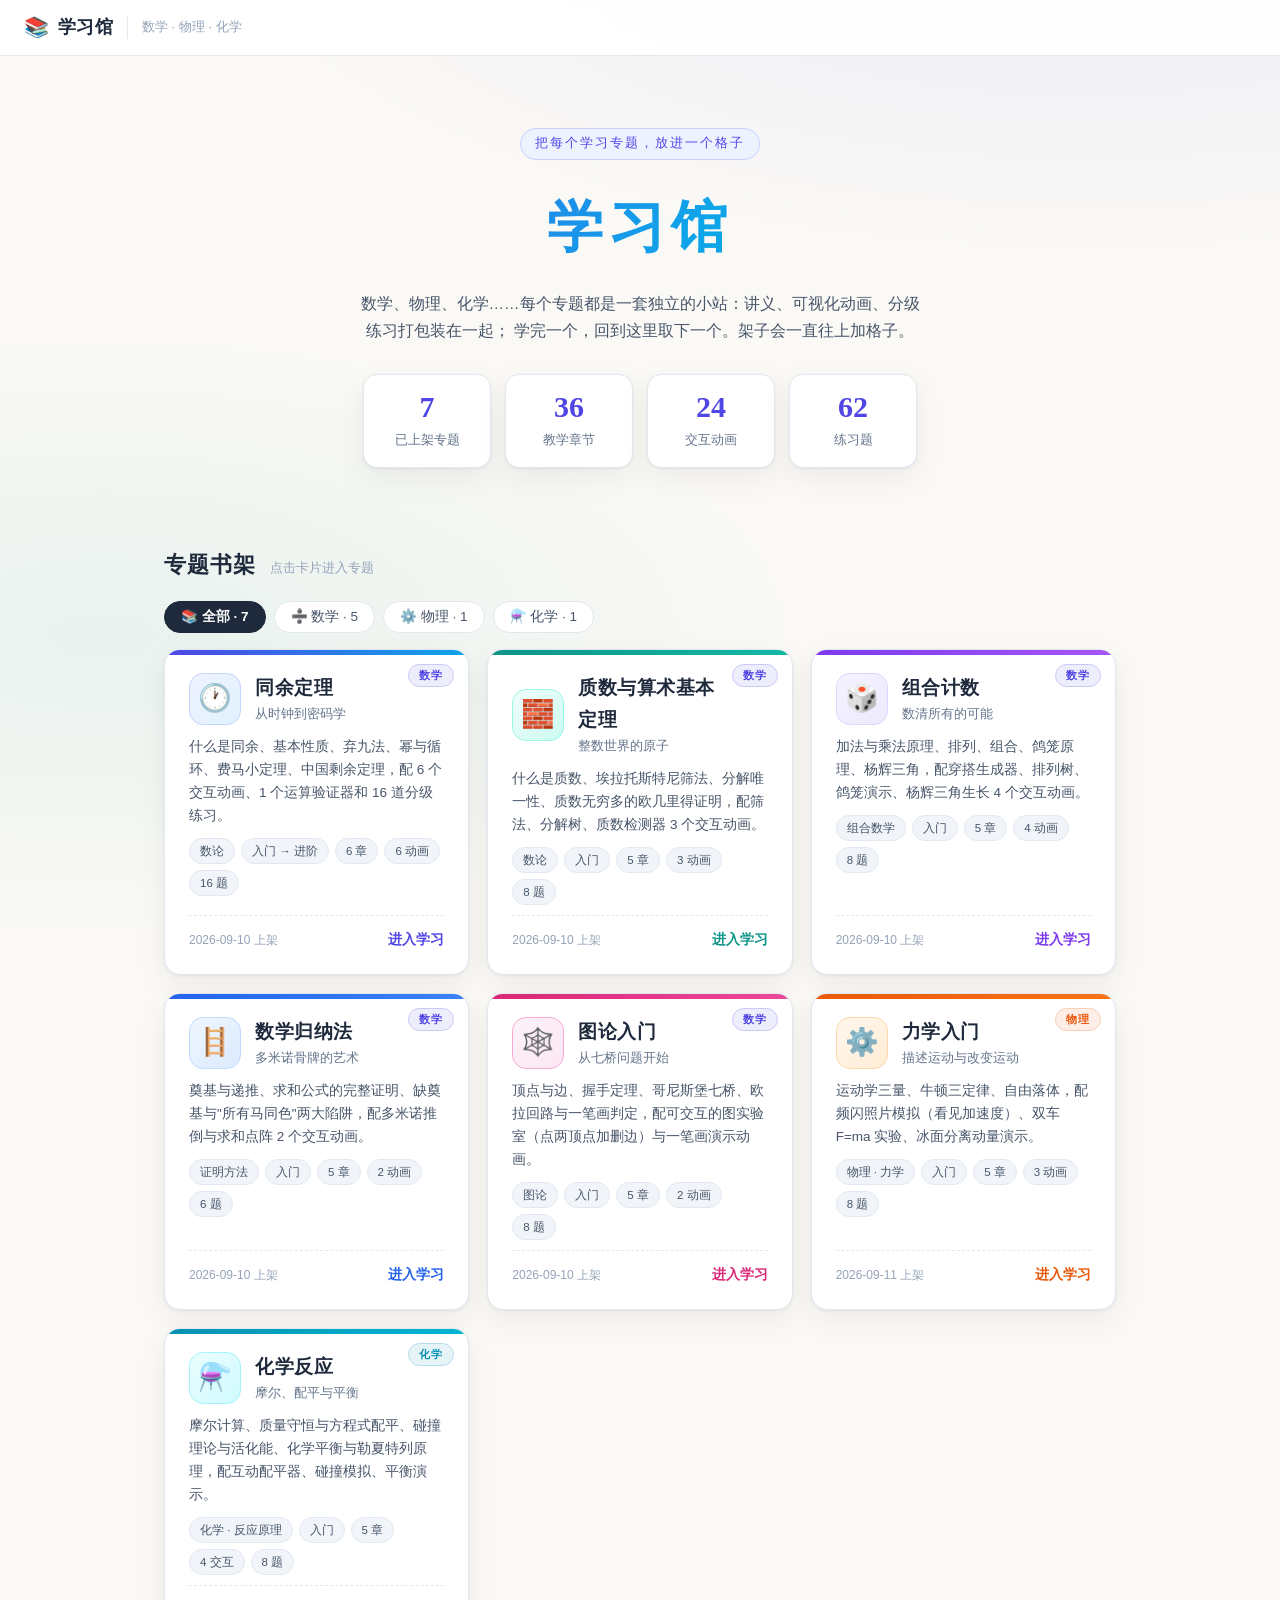
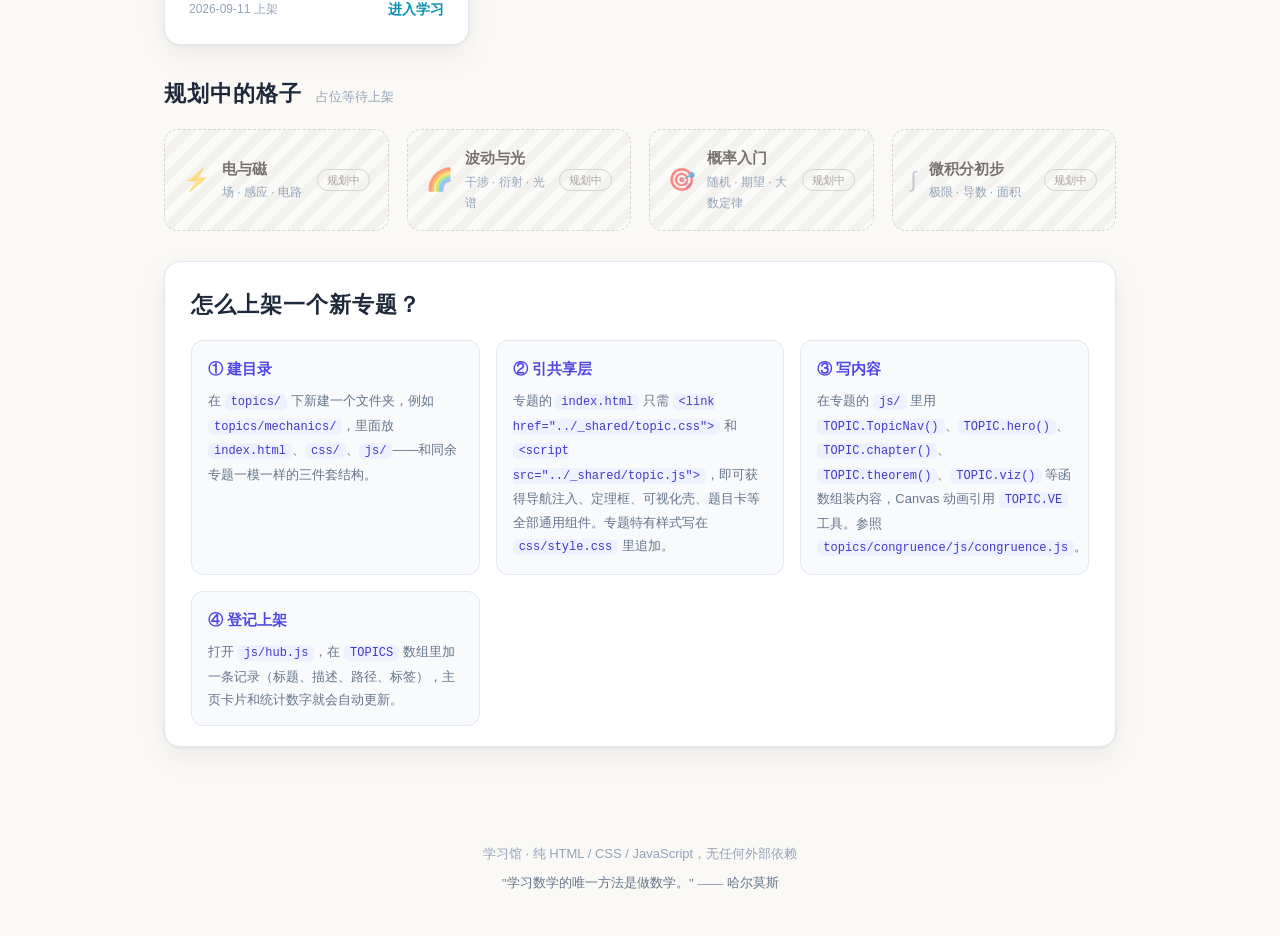
<file: index.html>
<!DOCTYPE html>
<html lang="zh-CN">
<head>
<meta charset="UTF-8">
<meta name="viewport" content="width=device-width, initial-scale=1.0">
<title>学习馆 · 数学物理化学专题学习架</title>
<meta name="description" content="专题学习架：数学、物理、化学，每个专题一个格子，讲义、动画、练习装在一起。">
<link rel="stylesheet" href="css/hub.css">
</head>
<body>

<nav class="hubnav">
  <a class="brand" href="index.html"><span class="logo">📚</span> 学习馆</a>
  <span class="tagline">数学 · 物理 · 化学</span>
</nav>

<header class="hubhero">
  <div class="hero-inner">
    <div class="hero-badge">把每个学习专题，放进一个格子</div>
    <h1>学习馆</h1>
    <p class="hero-sub">
      数学、物理、化学……每个专题都是一套独立的小站：讲义、可视化动画、分级练习打包装在一起；
      学完一个，回到这里取下一个。架子会一直往上加格子。
    </p>
    <div class="hubstats" id="hubstats"></div>
  </div>
</header>

<main class="hubmain">

  <!-- ═══ 专题书架 ═══ -->
  <section>
    <div class="sec-head">
      <h2>专题书架</h2>
      <span class="sec-note">点击卡片进入专题</span>
    </div>
    <div class="shelf-tabs" id="shelfTabs"></div>
    <div class="shelf" id="shelf"></div>
  </section>

  <!-- ═══ 规划中 ═══ -->
  <section>
    <div class="sec-head">
      <h2>规划中的格子</h2>
      <span class="sec-note">占位等待上架</span>
    </div>
    <div class="shelf planned-shelf" id="planned"></div>
  </section>

  <!-- ═══ 上架指南 ═══ -->
  <section class="howto">
    <div class="sec-head">
      <h2>怎么上架一个新专题？</h2>
    </div>
    <div class="howto-steps">
      <div class="howto-step">
        <b>① 建目录</b>
        <p>在 <code>topics/</code> 下新建一个文件夹，例如 <code>topics/mechanics/</code>，里面放 <code>index.html</code>、<code>css/</code>、<code>js/</code>——和同余专题一模一样的三件套结构。</p>
      </div>
      <div class="howto-step">
        <b>② 引共享层</b>
        <p>专题的 <code>index.html</code> 只需 <code>&lt;link href="../_shared/topic.css"&gt;</code> 和 <code>&lt;script src="../_shared/topic.js"&gt;</code>，即可获得导航注入、定理框、可视化壳、题目卡等全部通用组件。专题特有样式写在 <code>css/style.css</code> 里追加。</p>
      </div>
      <div class="howto-step">
        <b>③ 写内容</b>
        <p>在专题的 <code>js/</code> 里用 <code>TOPIC.TopicNav()</code>、<code>TOPIC.hero()</code>、<code>TOPIC.chapter()</code>、<code>TOPIC.theorem()</code>、<code>TOPIC.viz()</code> 等函数组装内容，Canvas 动画引用 <code>TOPIC.VE</code> 工具。参照 <code>topics/congruence/js/congruence.js</code>。</p>
      </div>
      <div class="howto-step">
        <b>④ 登记上架</b>
        <p>打开 <code>js/hub.js</code>，在 <code>TOPICS</code> 数组里加一条记录（标题、描述、路径、标签），主页卡片和统计数字就会自动更新。</p>
      </div>
    </div>
  </section>

</main>

<footer class="hubfoot">
  <p>学习馆 · 纯 HTML / CSS / JavaScript，无任何外部依赖</p>
  <p class="quote">"学习数学的唯一方法是做数学。" —— 哈尔莫斯</p>
</footer>

<script src="js/hub.js"></script>
</body>
</html>
</file>
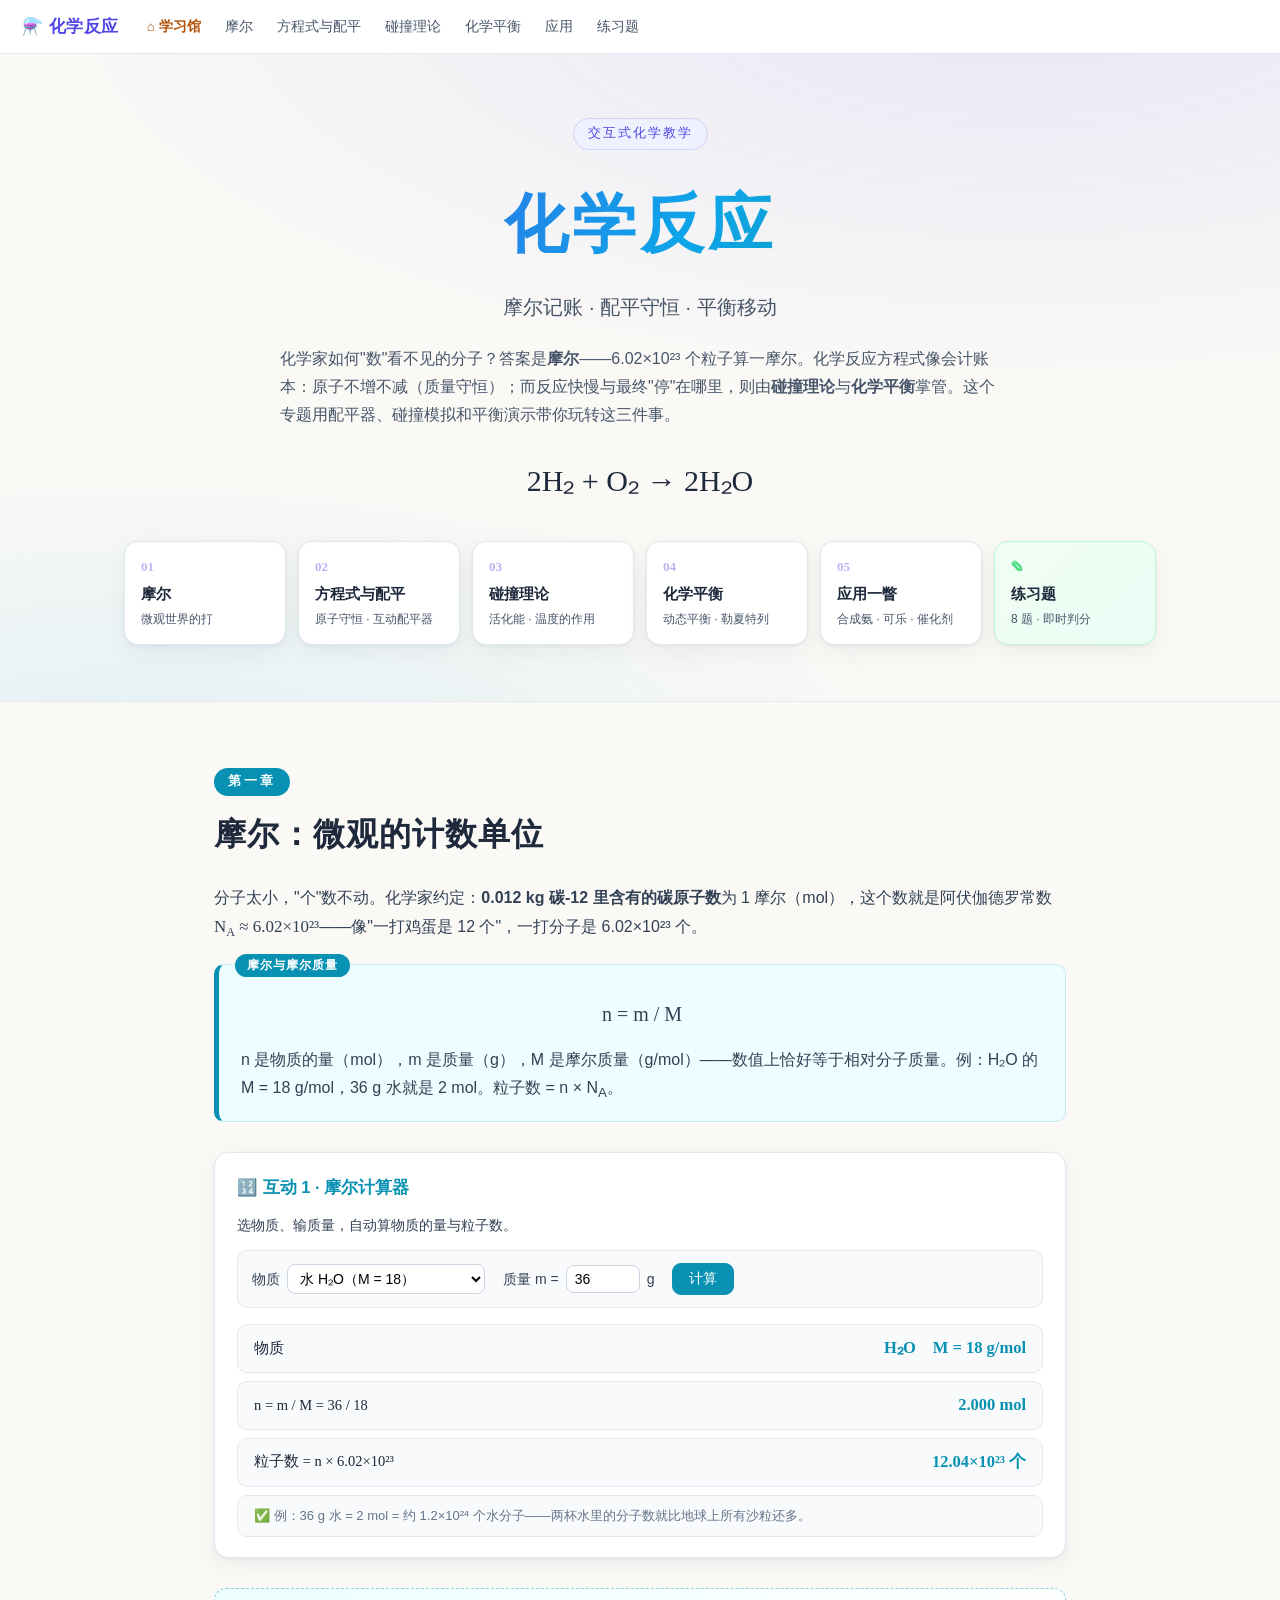
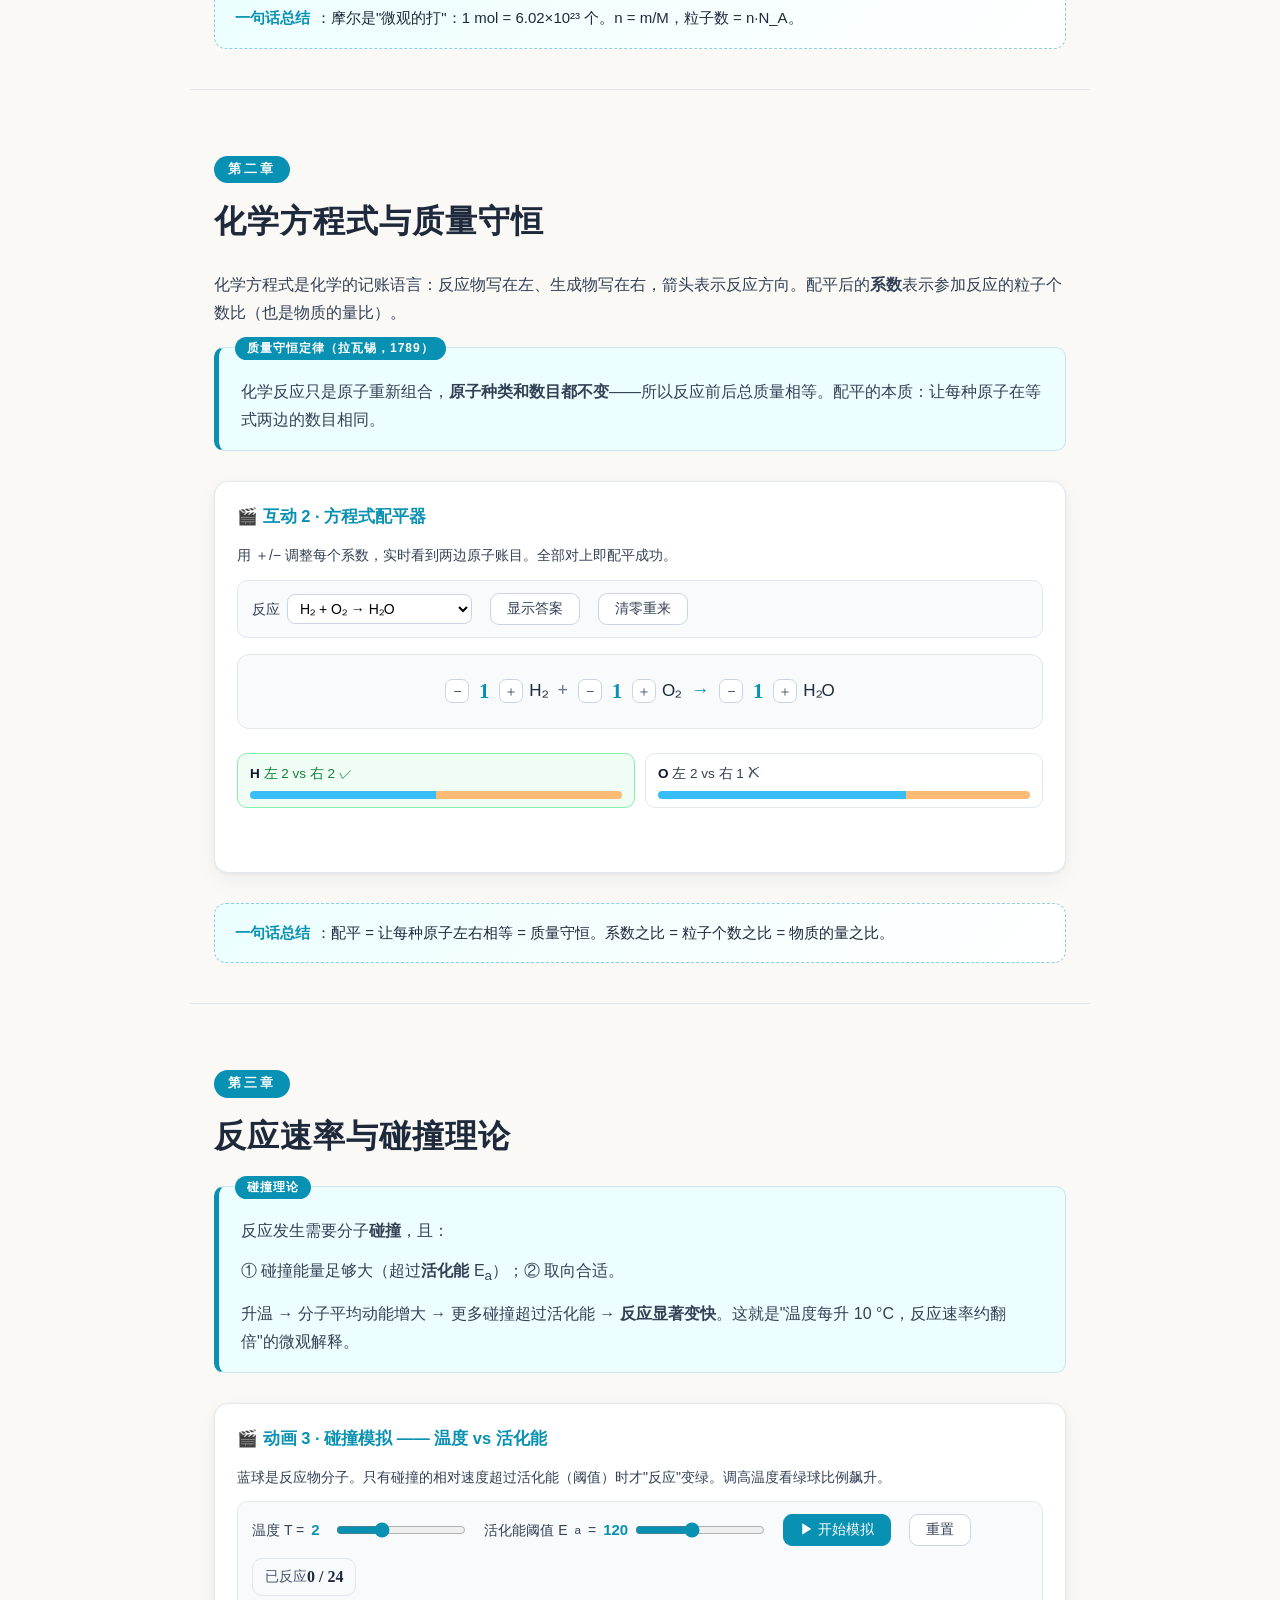
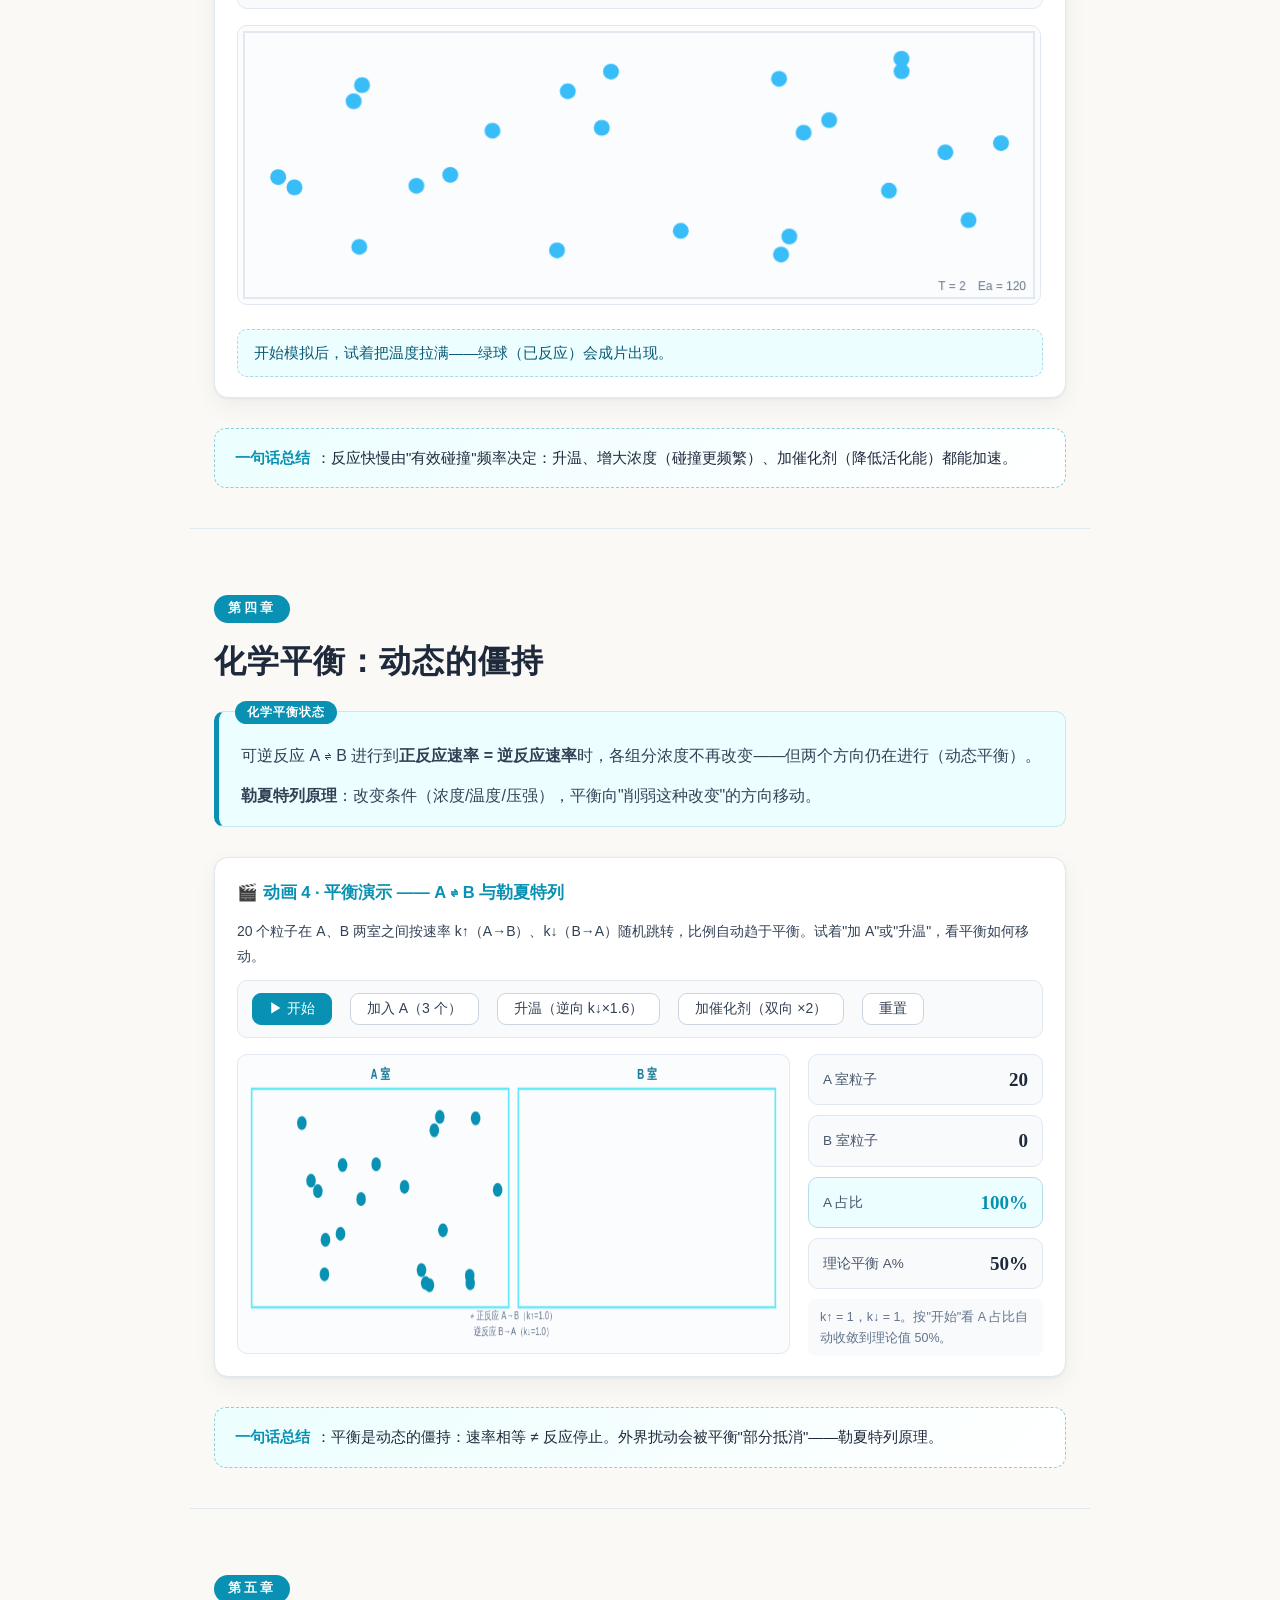
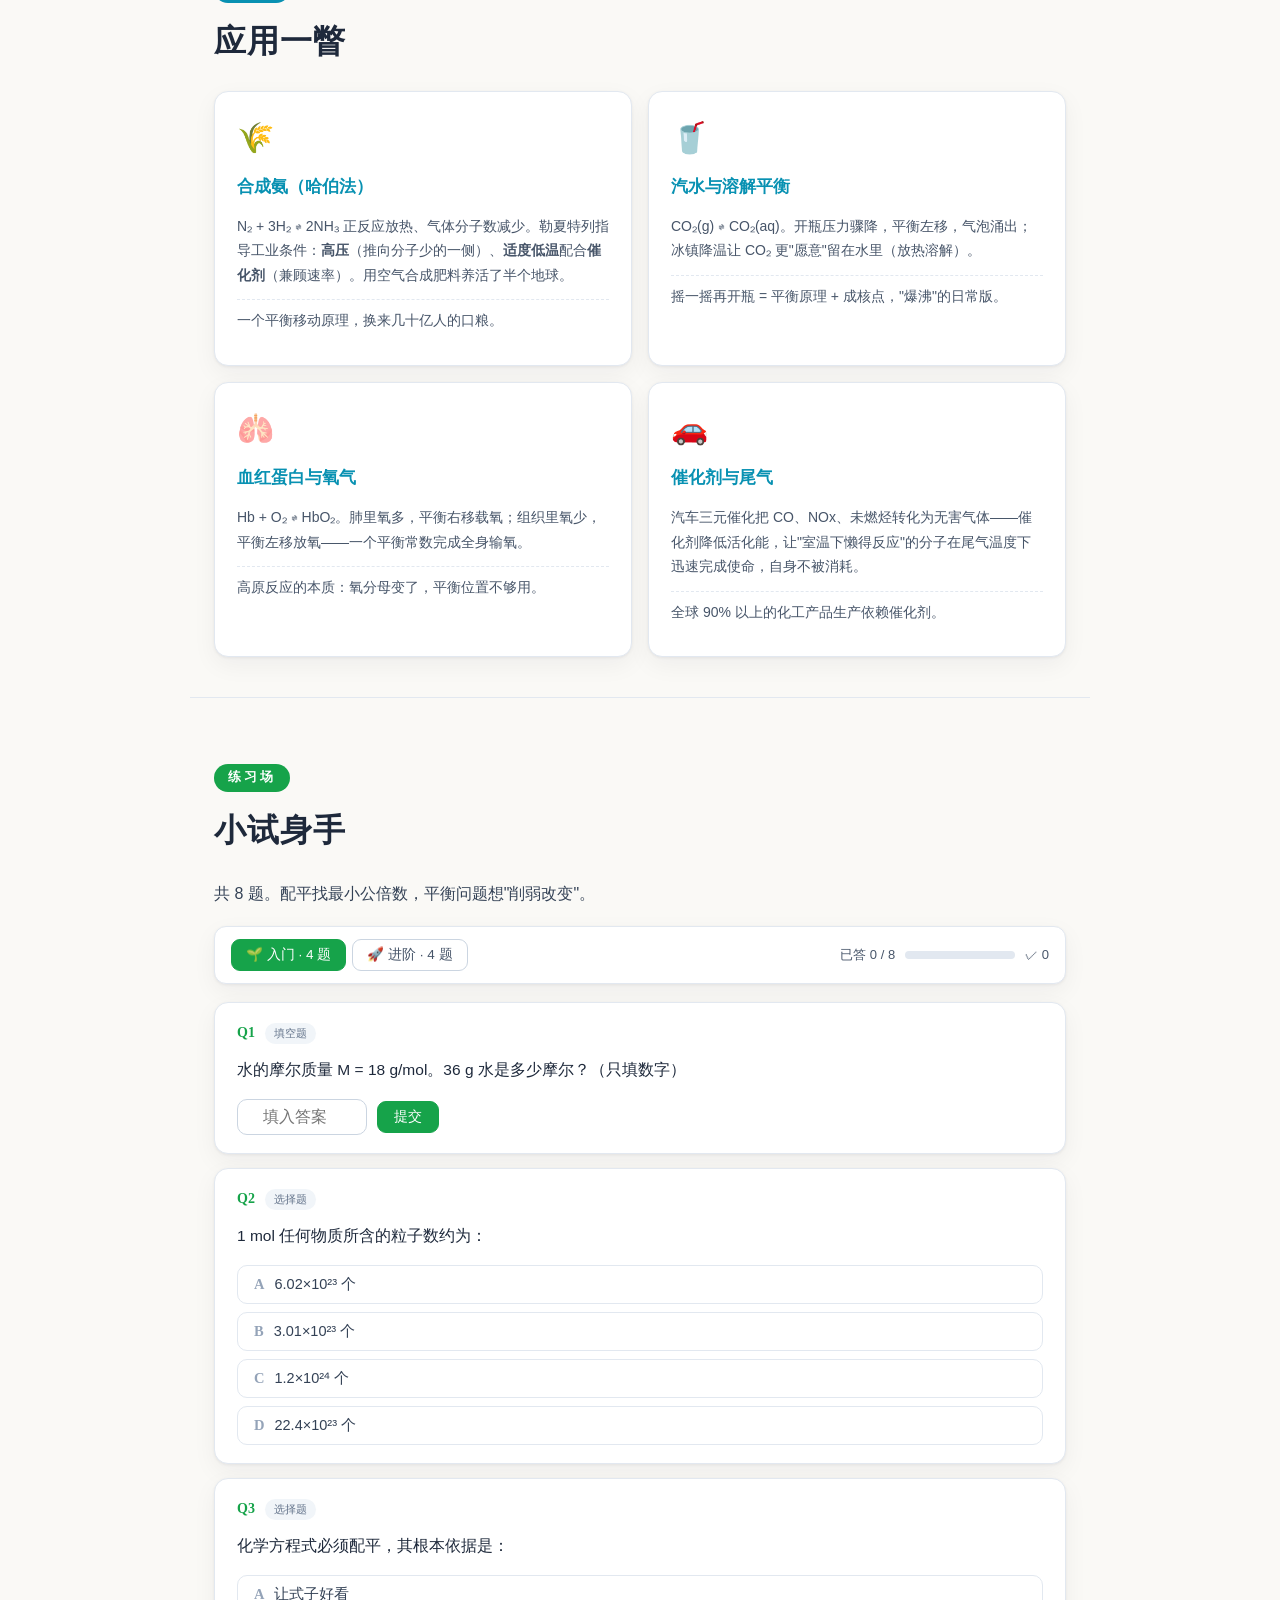
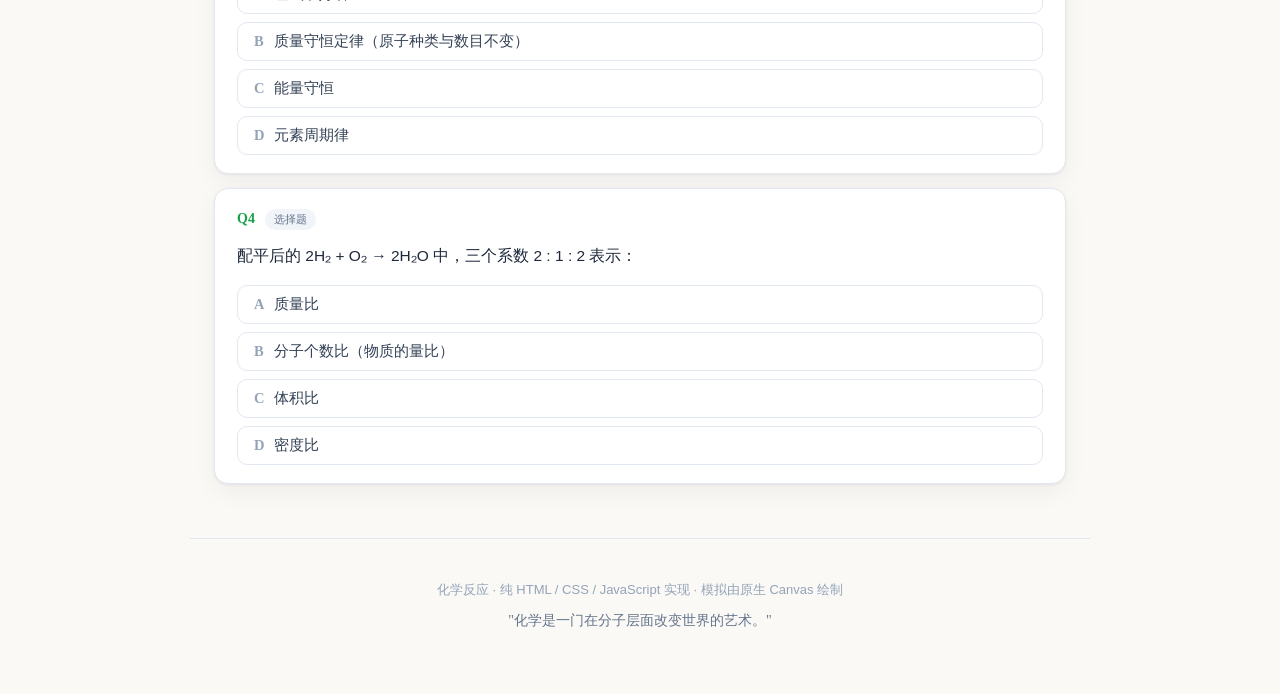
<file: topics/chemistry/index.html>
<!DOCTYPE html>
<html lang="zh-CN">
<head>
<meta charset="UTF-8">
<meta name="viewport" content="width=device-width, initial-scale=1.0">
<title>化学反应 · 摩尔、配平与平衡</title>
<meta name="description" content="化学反应交互教学：摩尔、化学方程式配平、碰撞理论、化学平衡与勒夏特列原理，配互动配平器、碰撞模拟、平衡演示动画与练习题。">
<link rel="stylesheet" href="../_shared/topic.css">
<link rel="stylesheet" href="css/style.css">
</head>
<body>

<div id="topicNav"></div>
<main id="topicMain"></main>

<script src="../_shared/topic.js"></script>
<script src="js/content.js"></script>
<script src="js/anims.js"></script>
<script src="js/quizdata.js"></script>
</body>
</html>
</file>
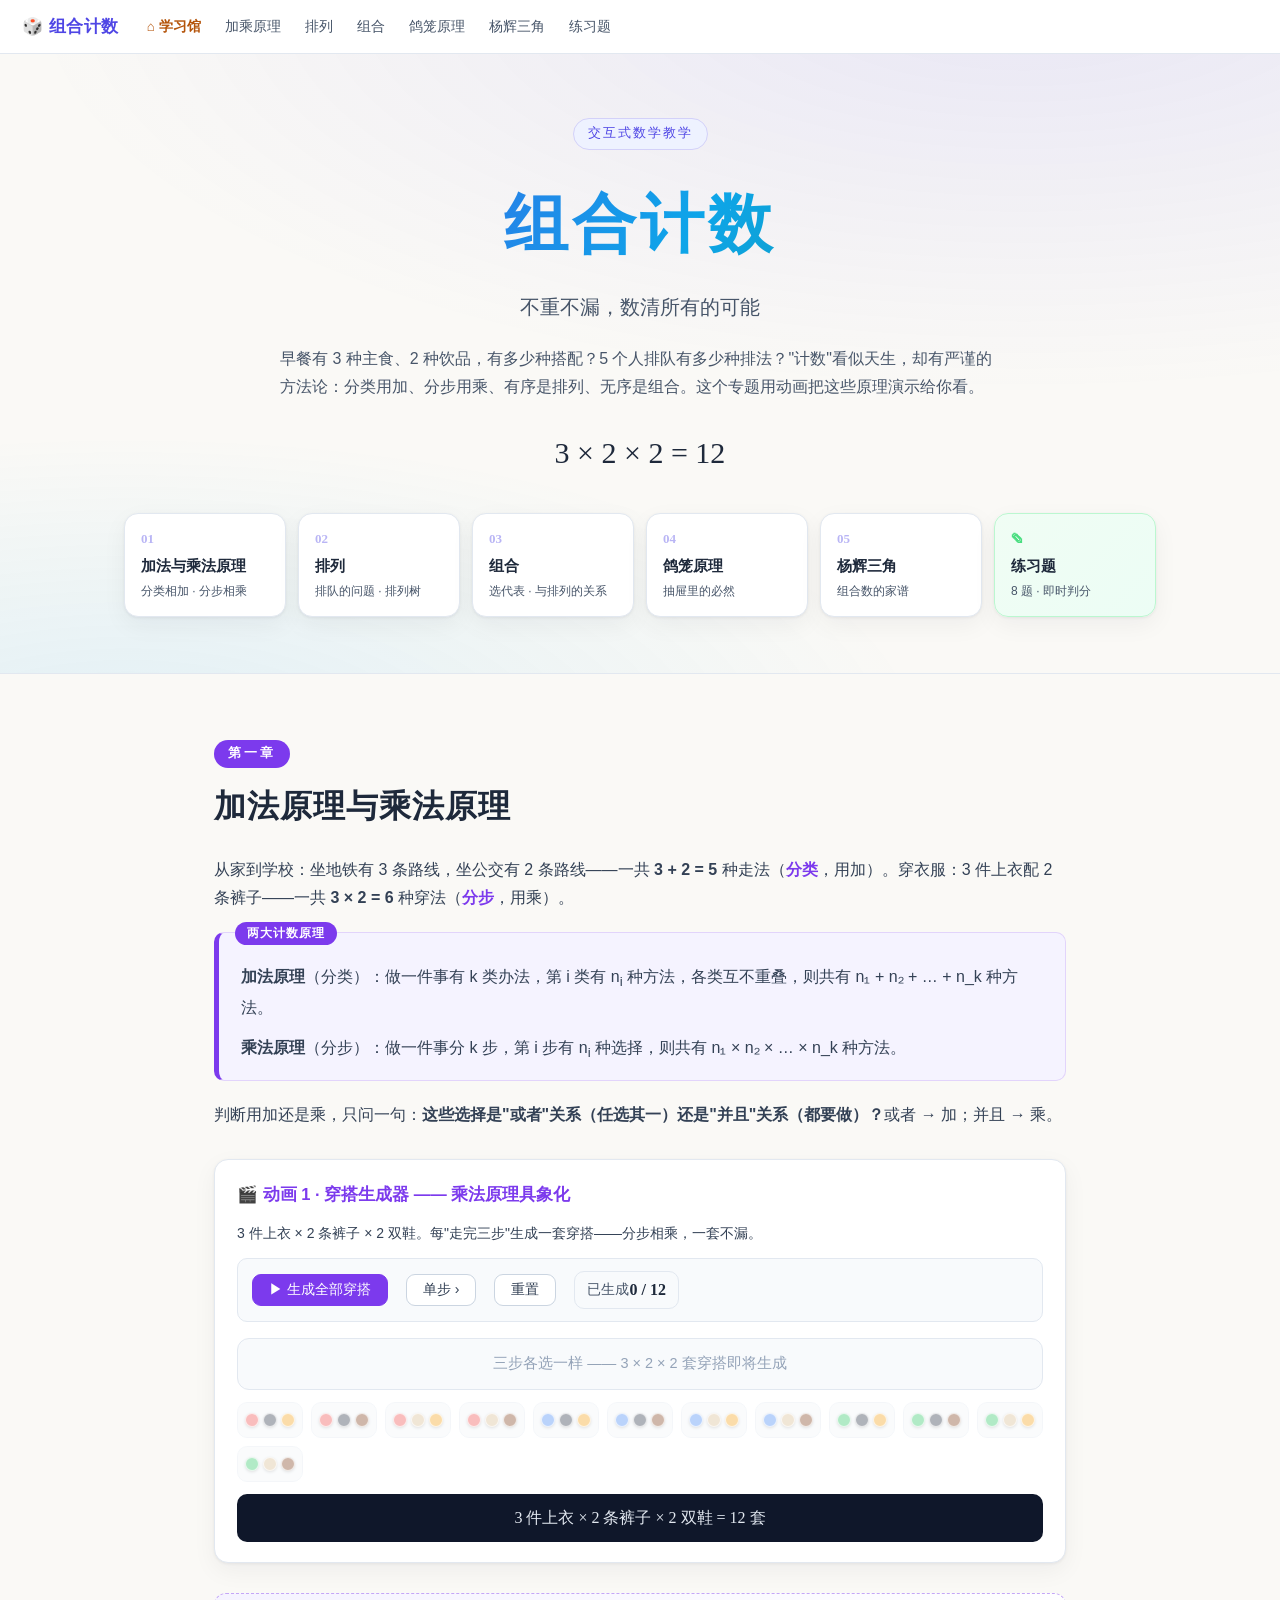
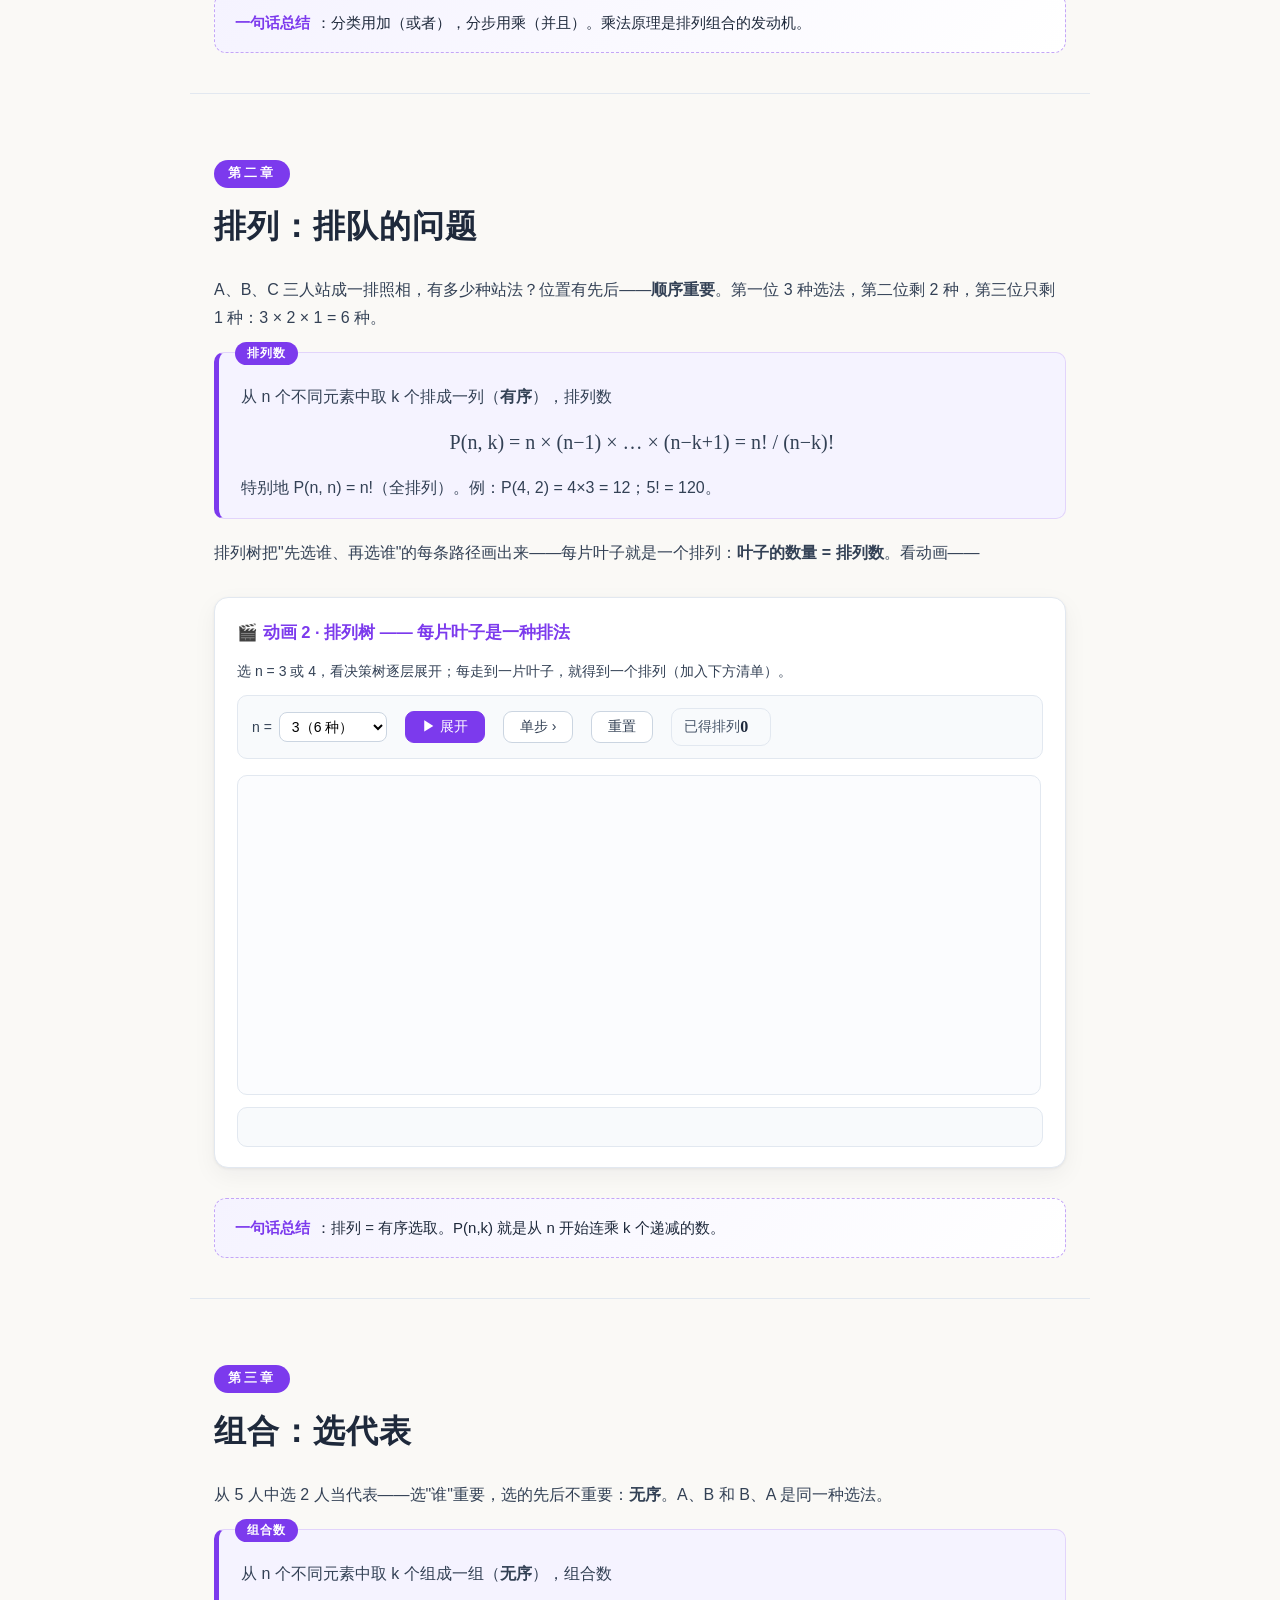
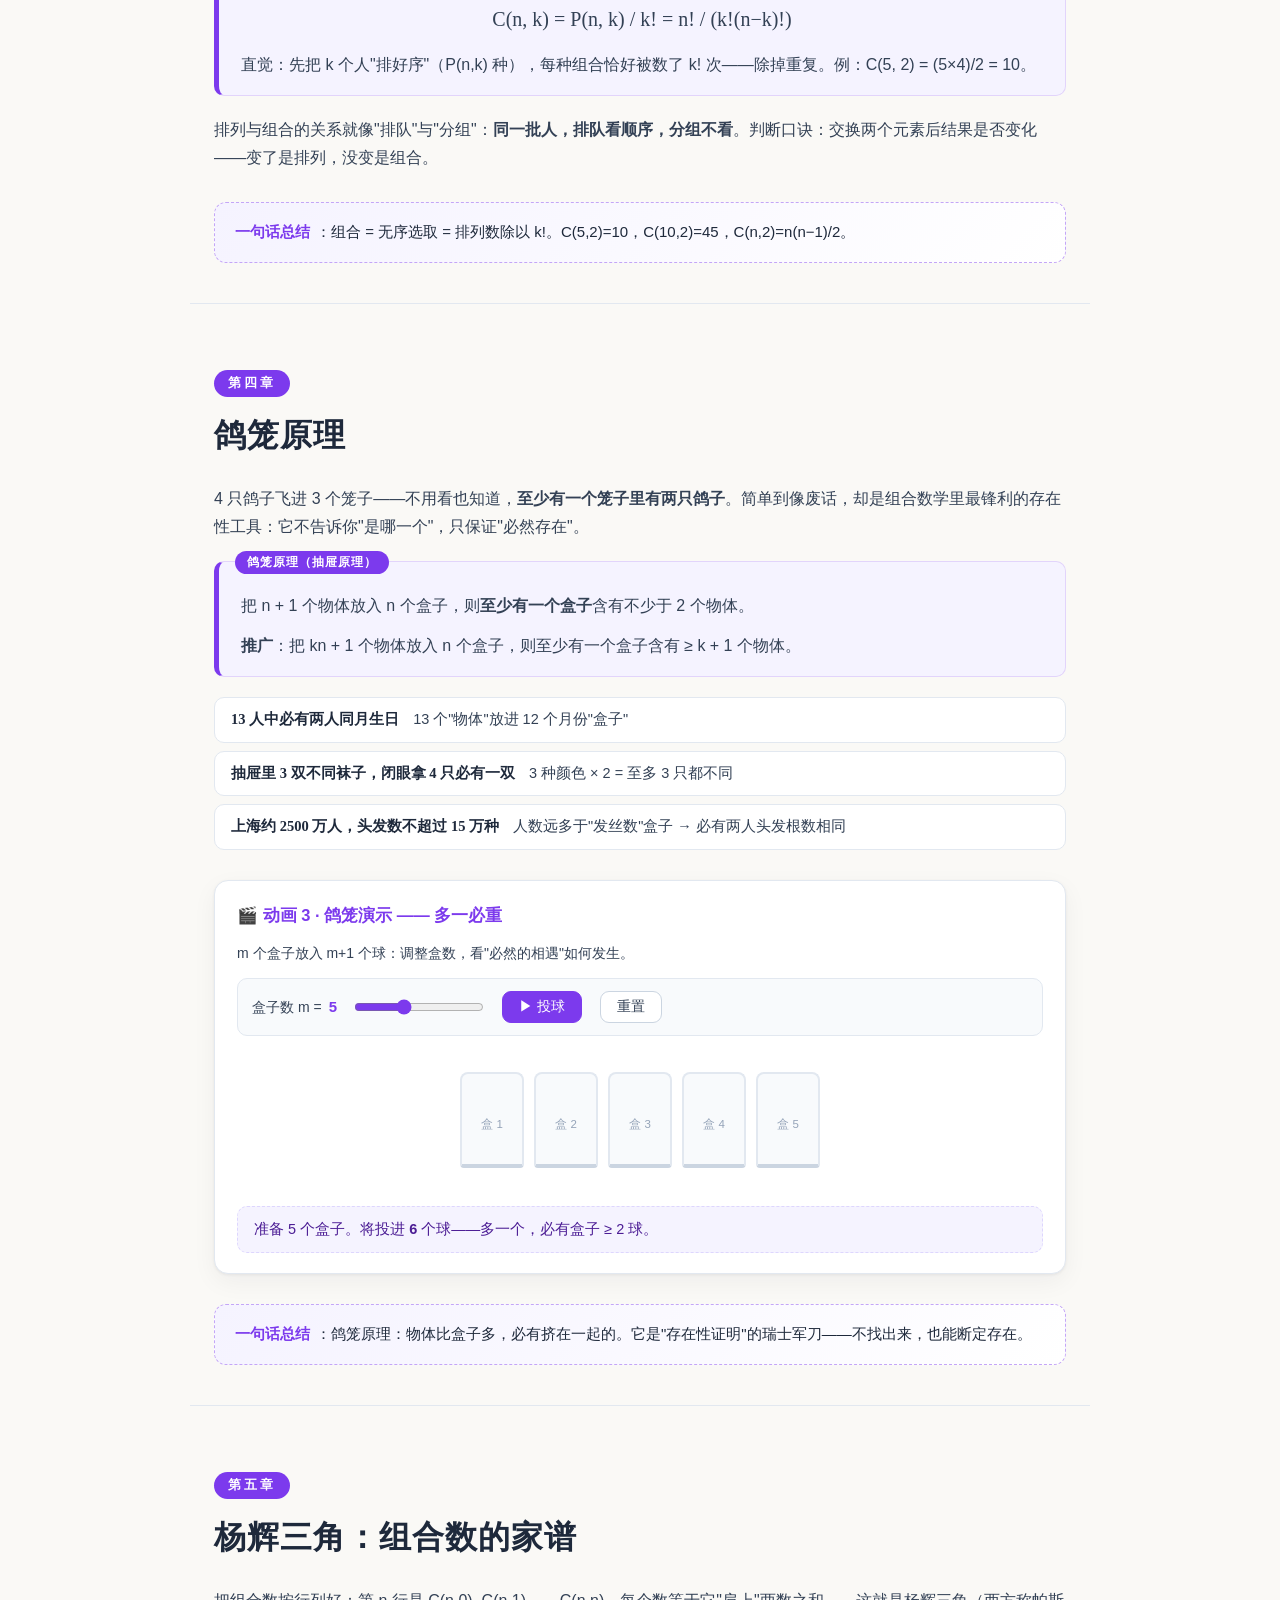
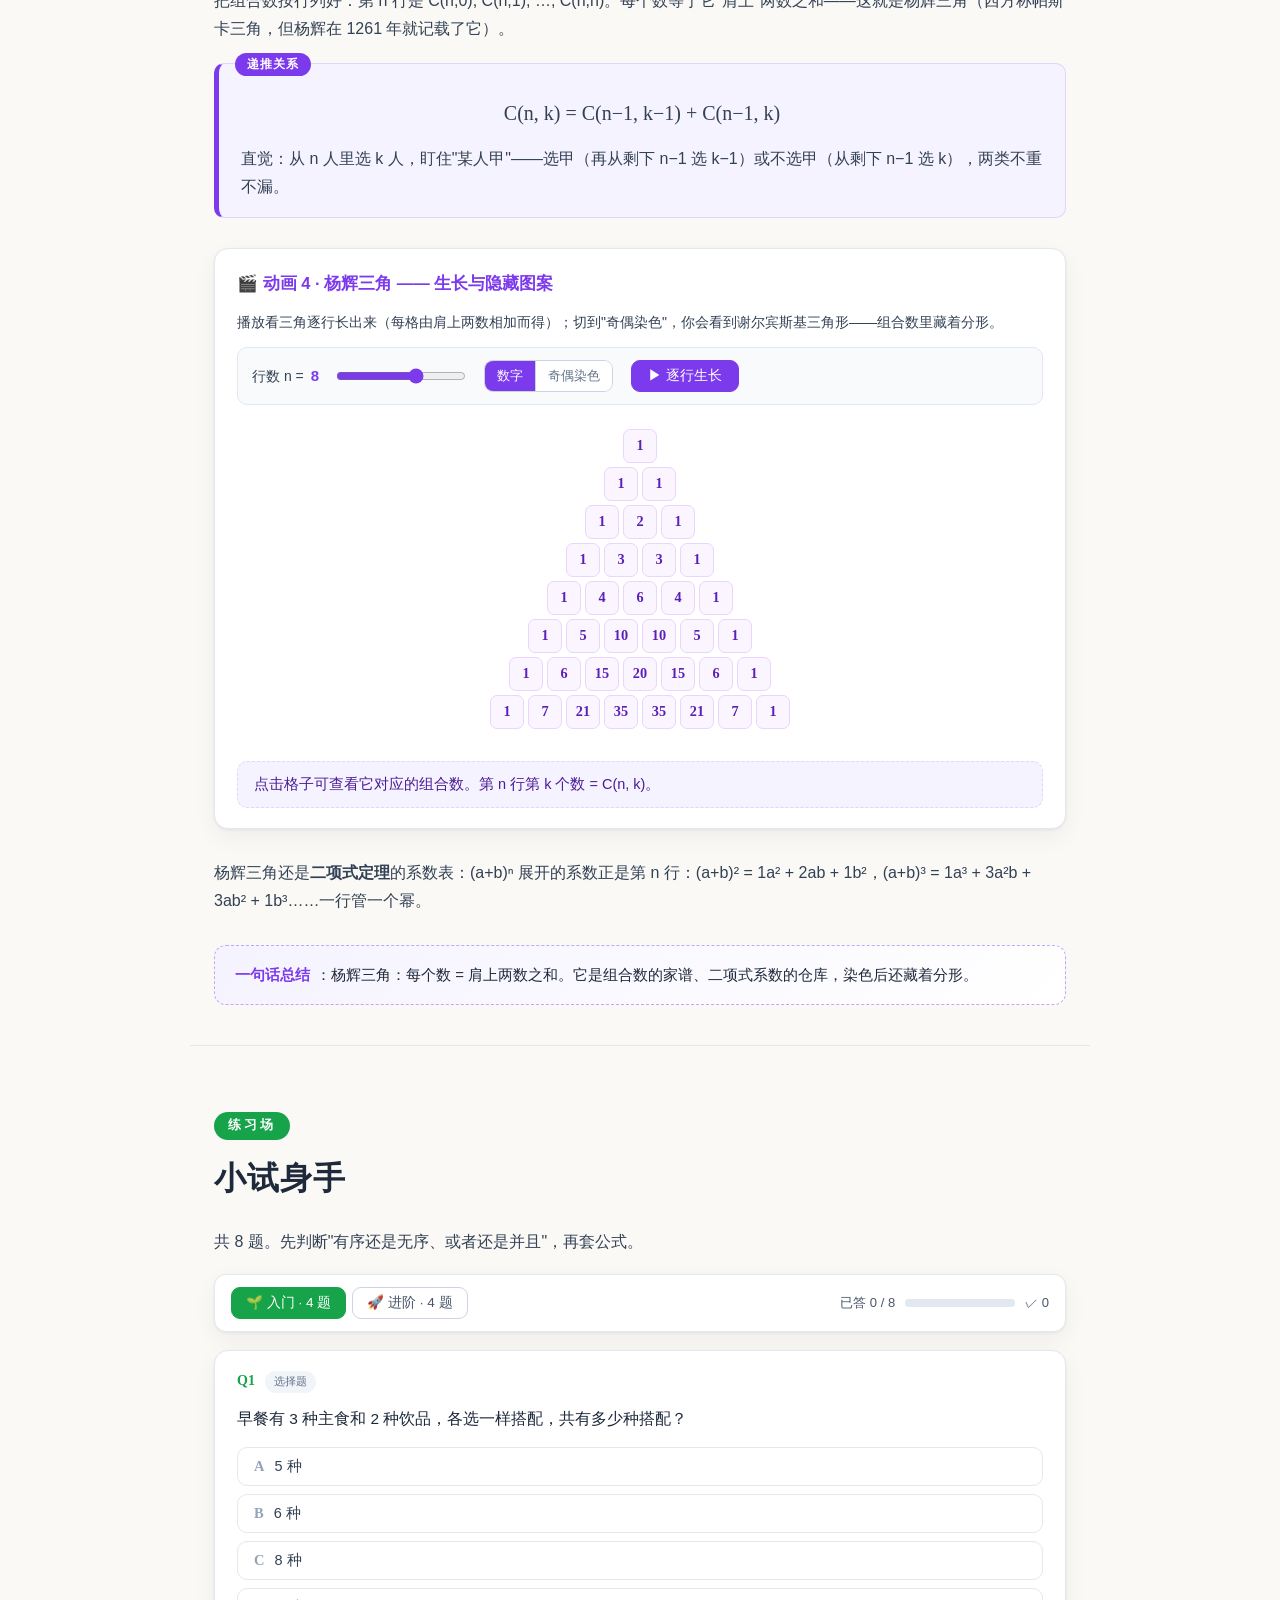
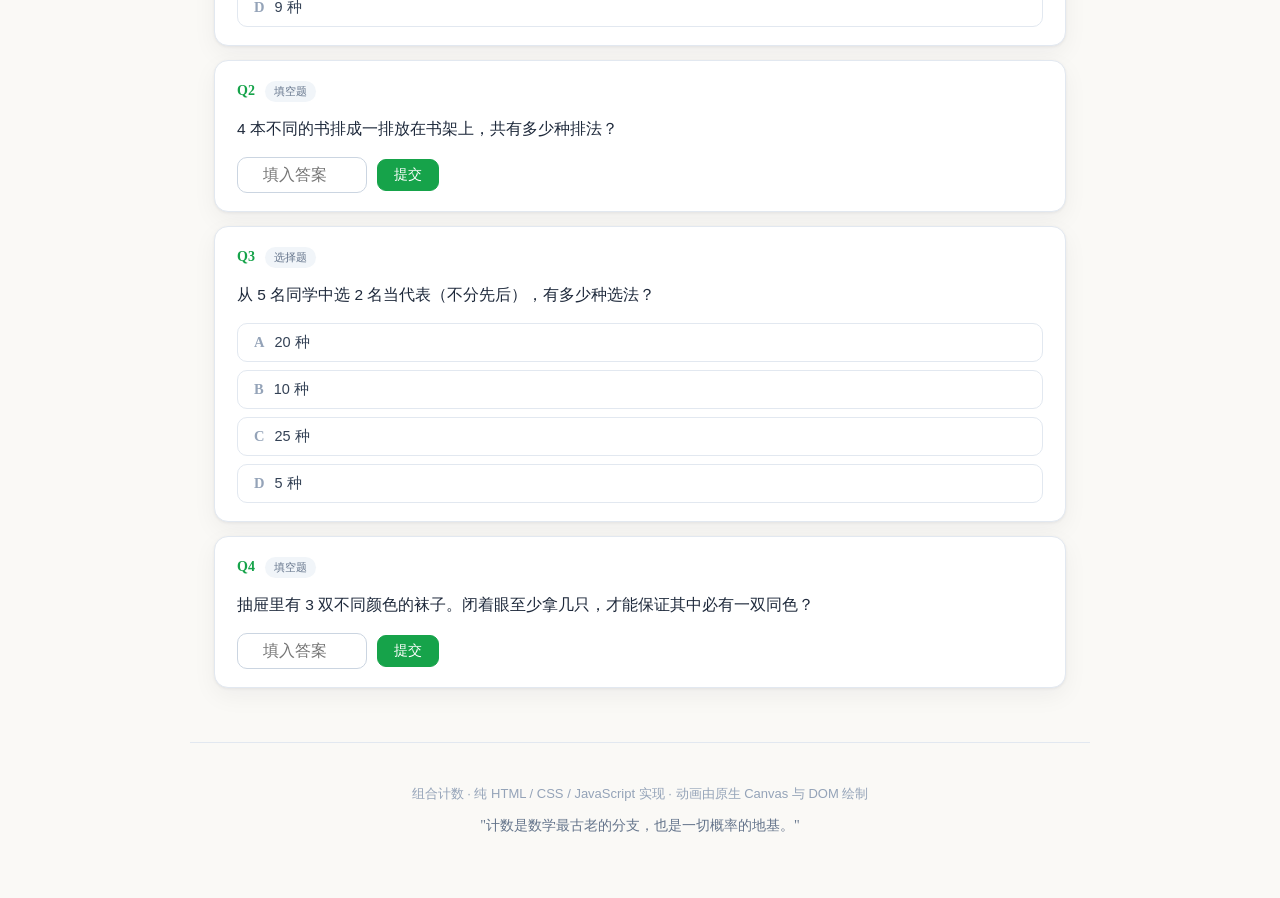
<file: topics/combinatorics/index.html>
<!DOCTYPE html>
<html lang="zh-CN">
<head>
<meta charset="UTF-8">
<meta name="viewport" content="width=device-width, initial-scale=1.0">
<title>组合计数 · 数清所有的可能</title>
<meta name="description" content="组合计数交互教学：加乘原理、排列、组合、鸽笼原理、杨辉三角，配可视化动画与练习题。">
<link rel="stylesheet" href="../_shared/topic.css">
<link rel="stylesheet" href="css/style.css">
</head>
<body>

<div id="topicNav"></div>
<main id="topicMain"></main>

<script src="../_shared/topic.js"></script>
<script src="js/content.js"></script>
<script src="js/anims.js"></script>
<script src="js/quizdata.js"></script>
</body>
</html>
</file>
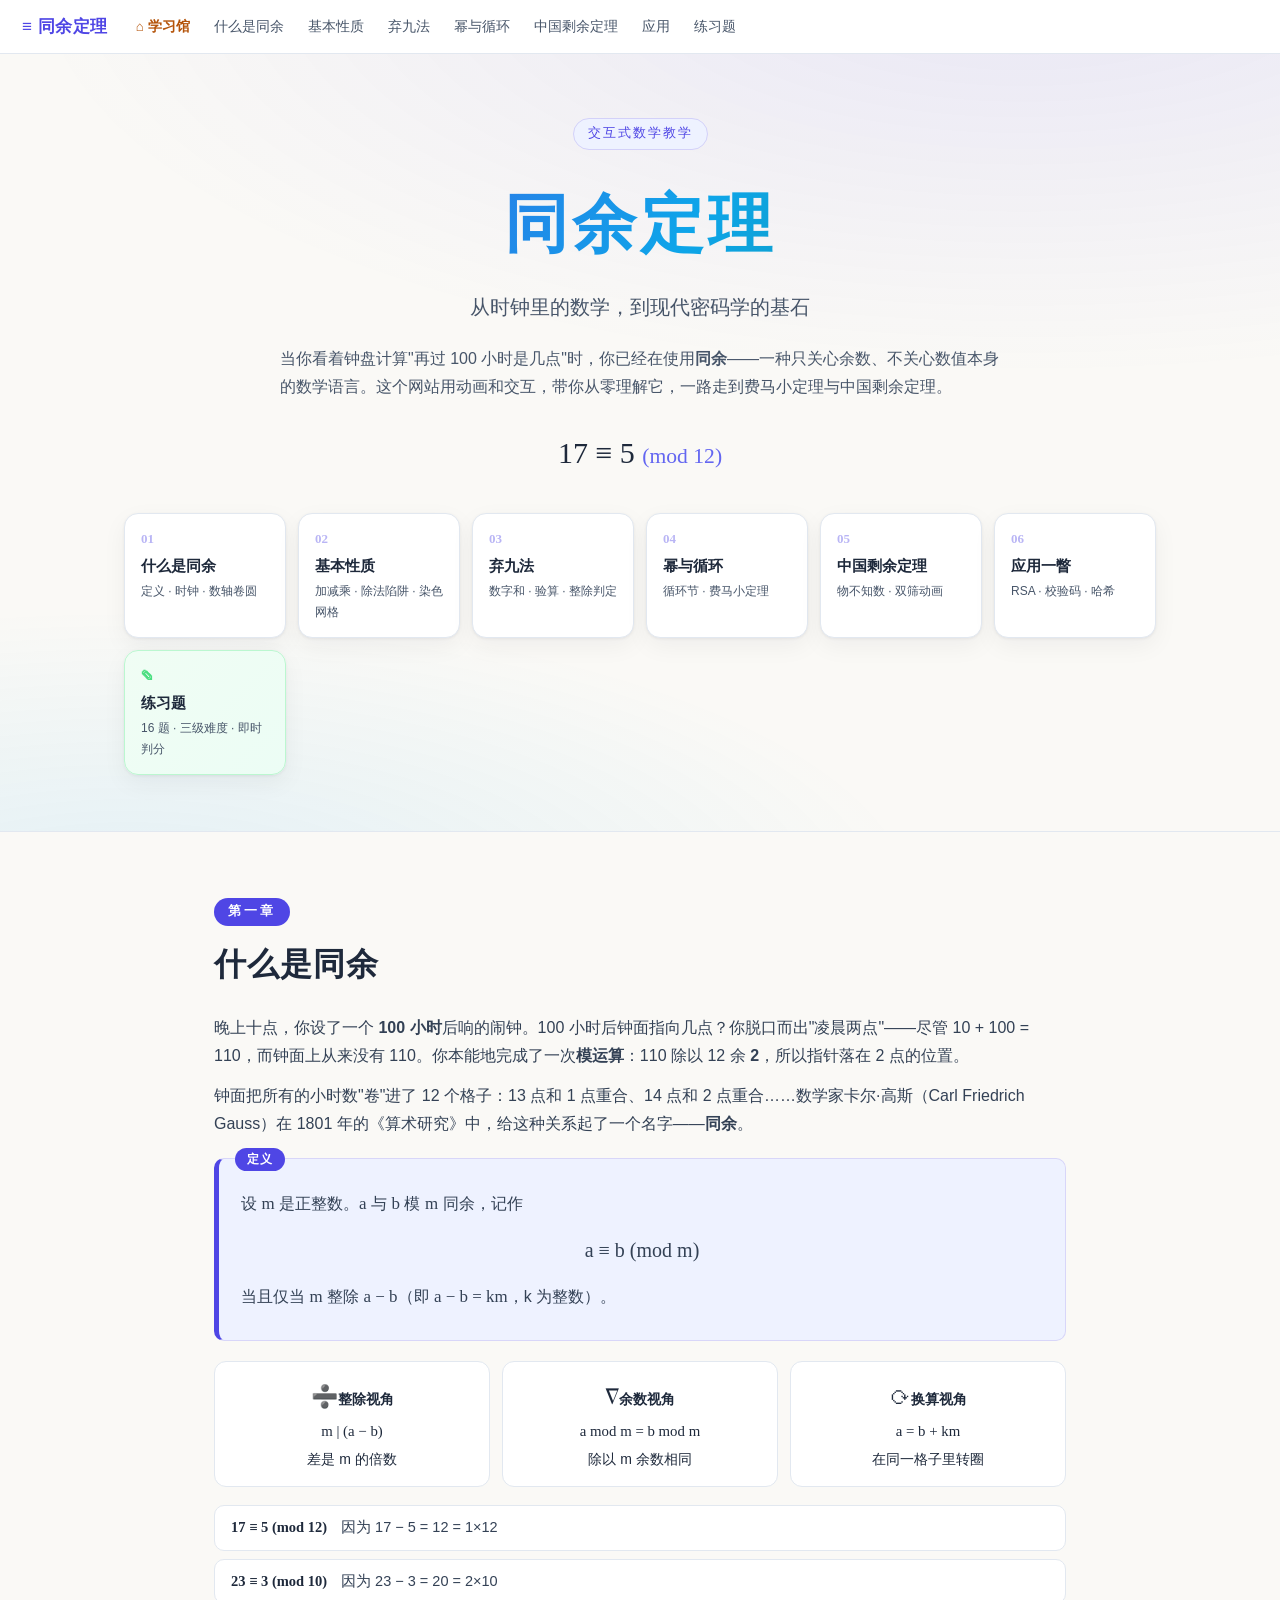
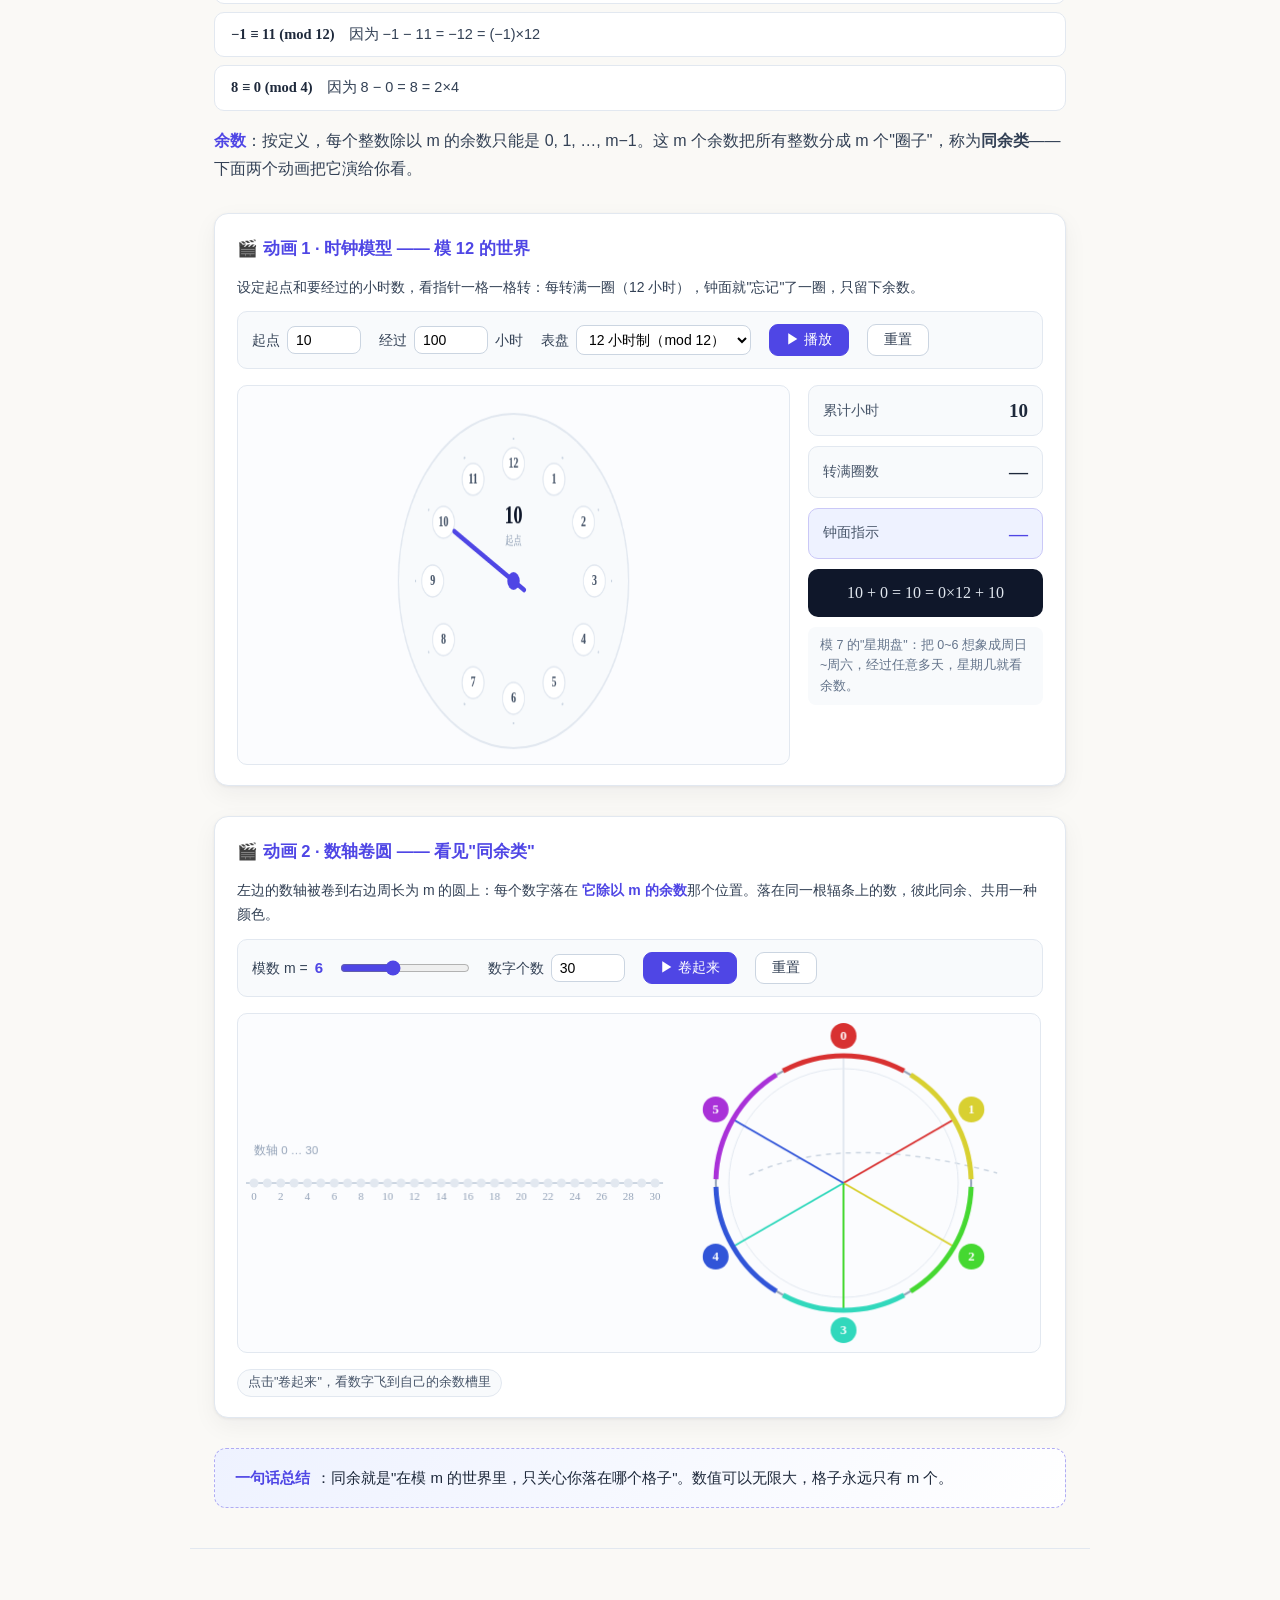
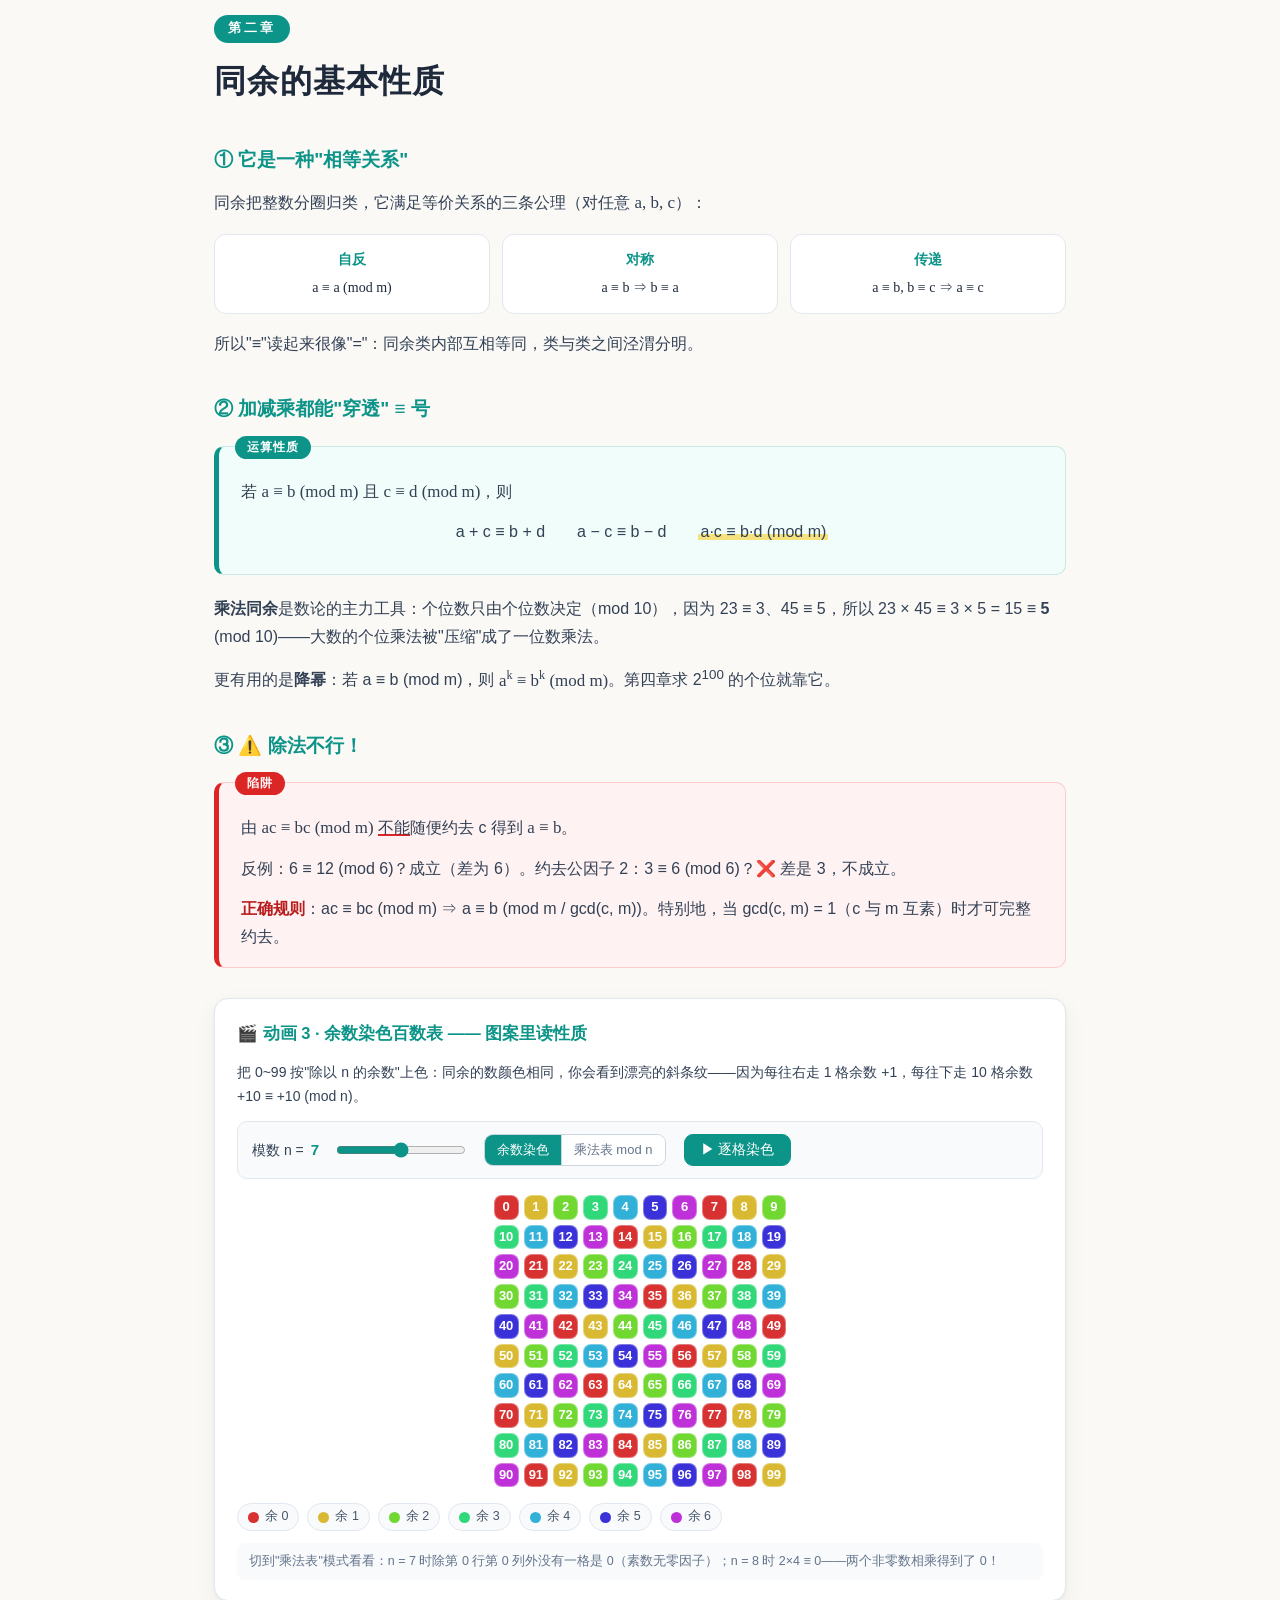
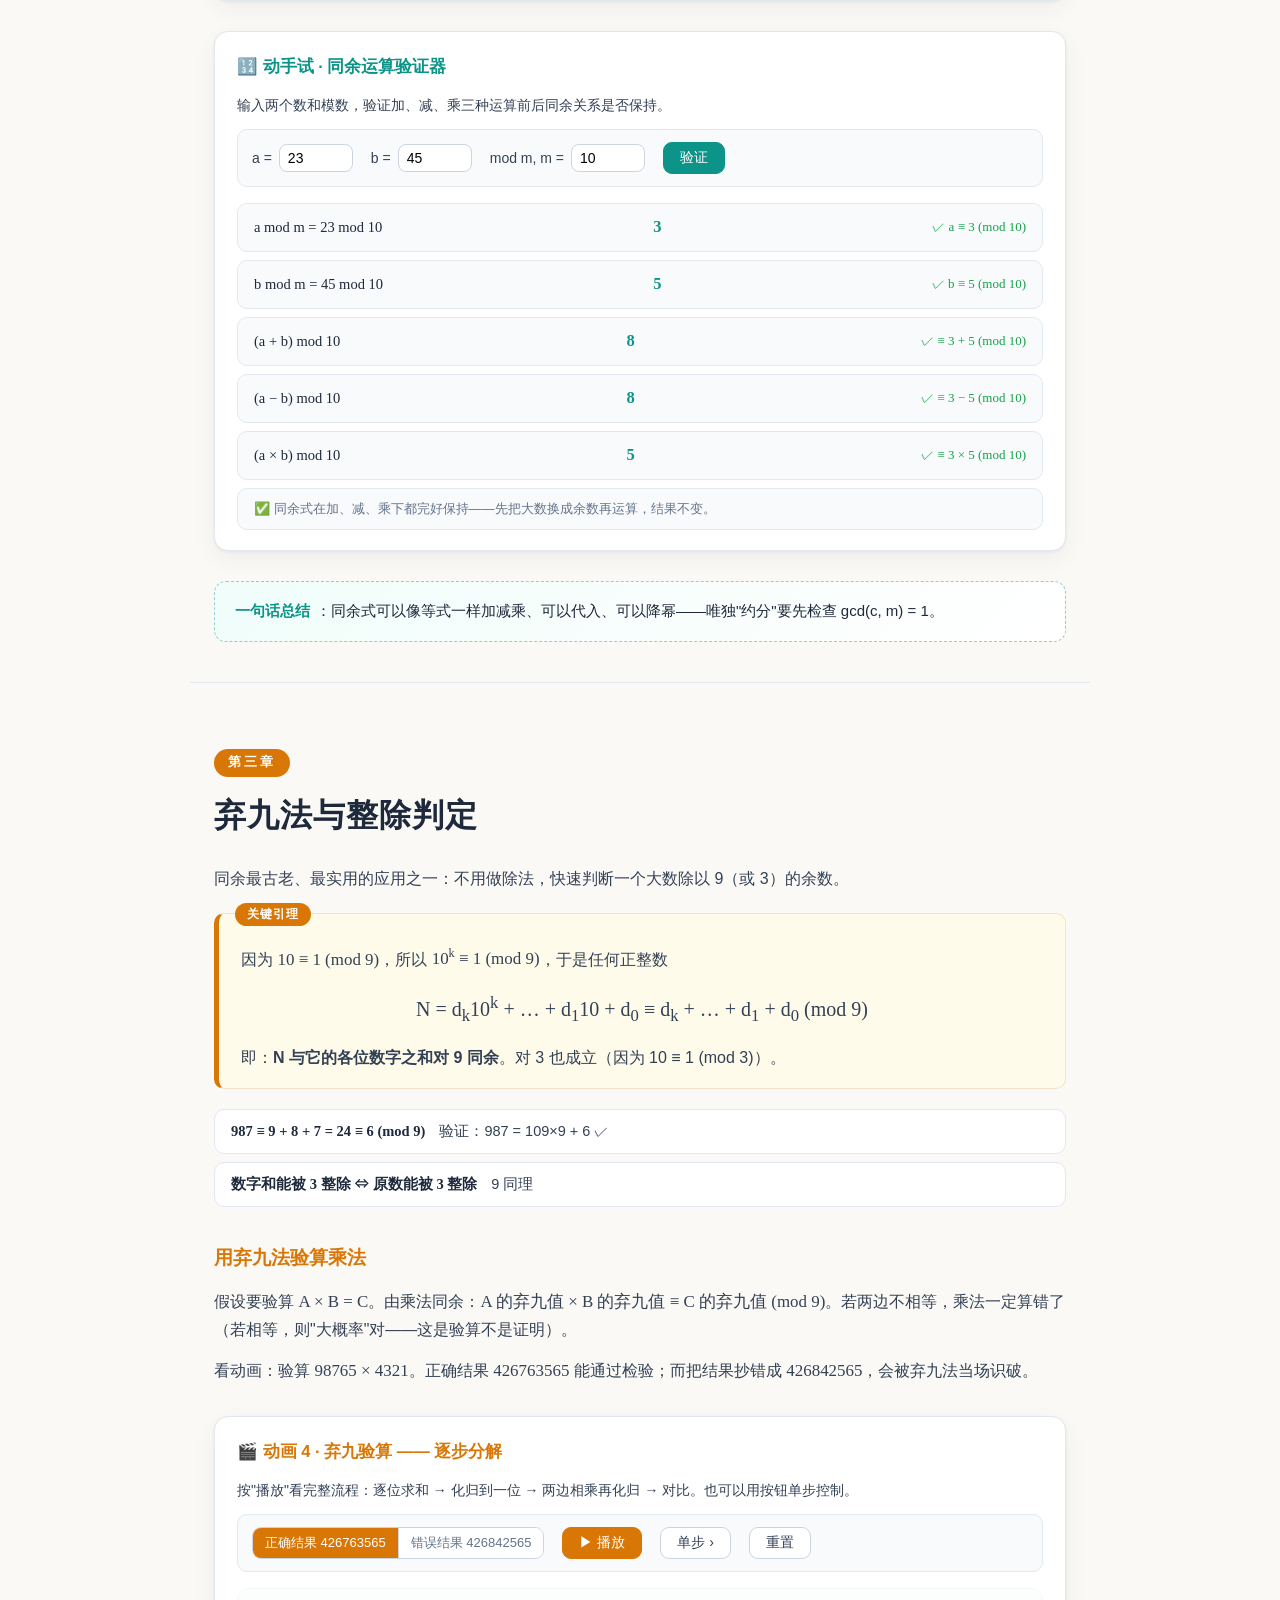
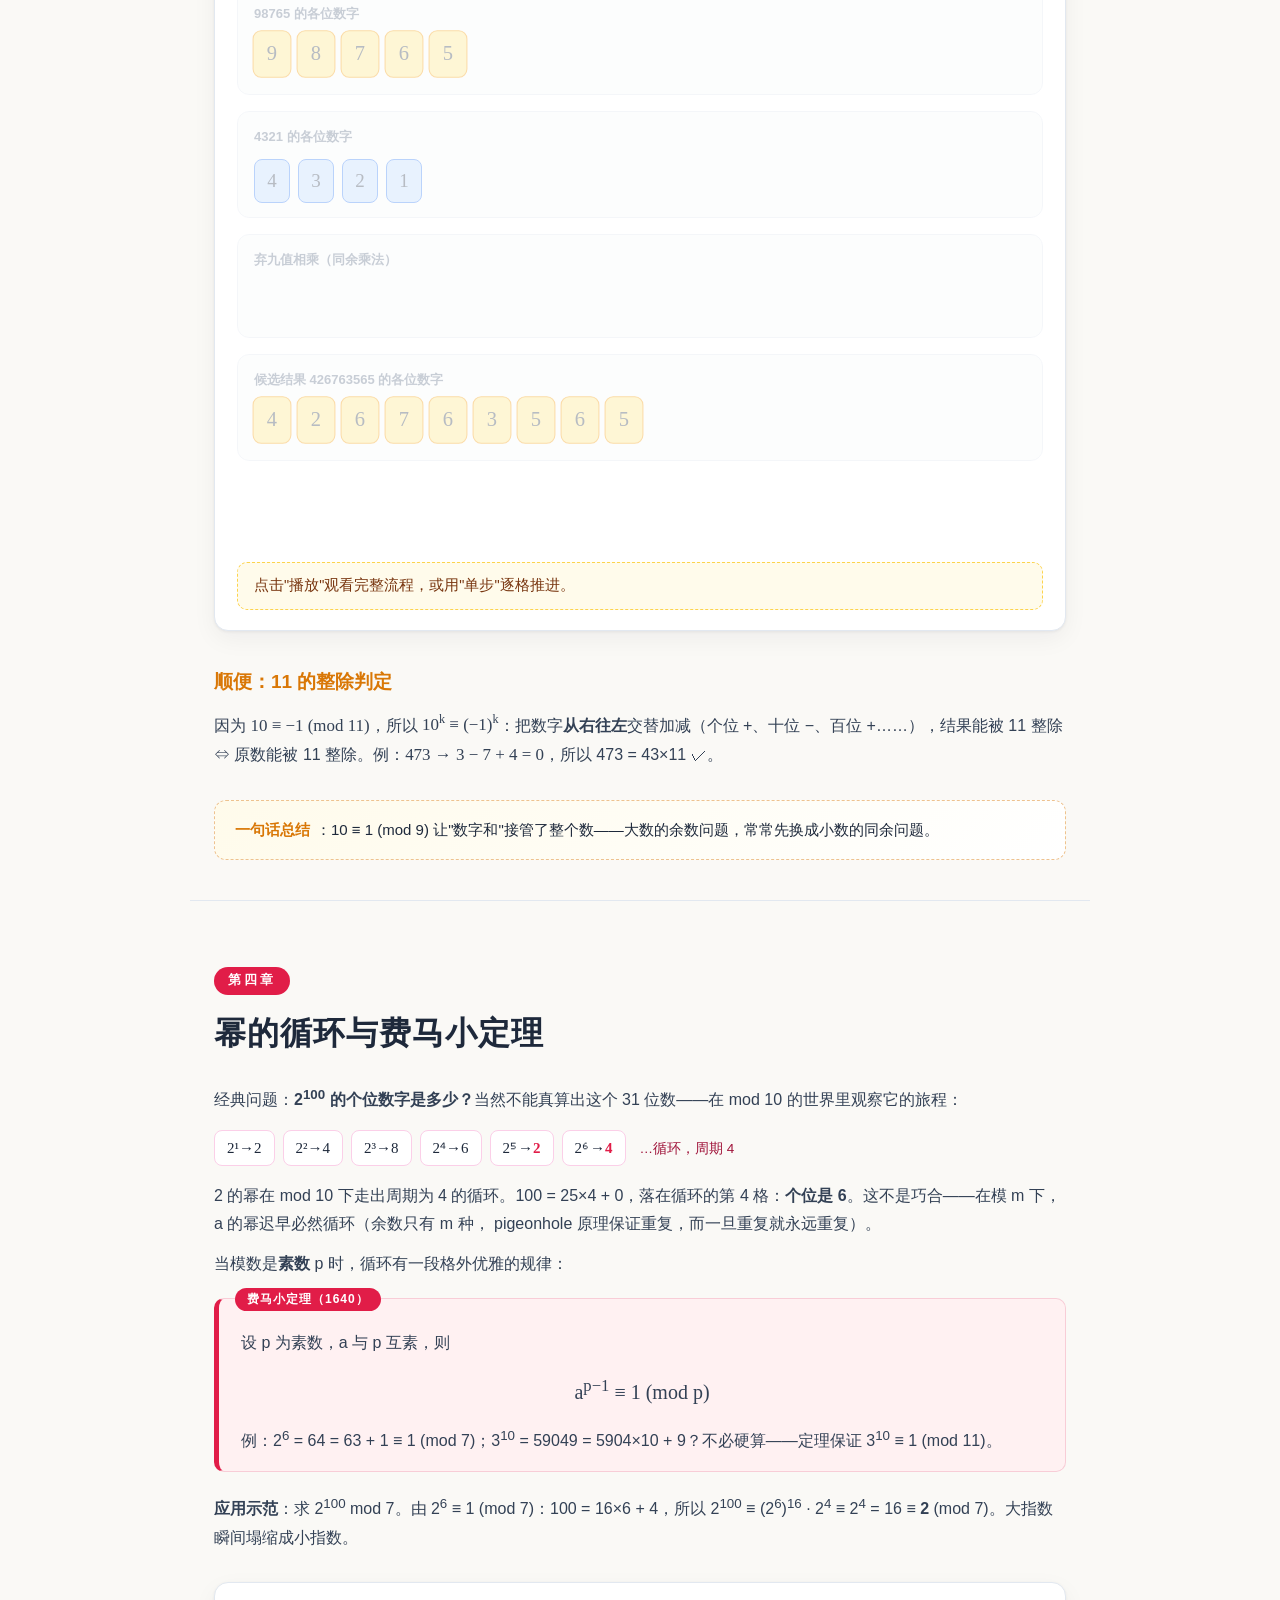
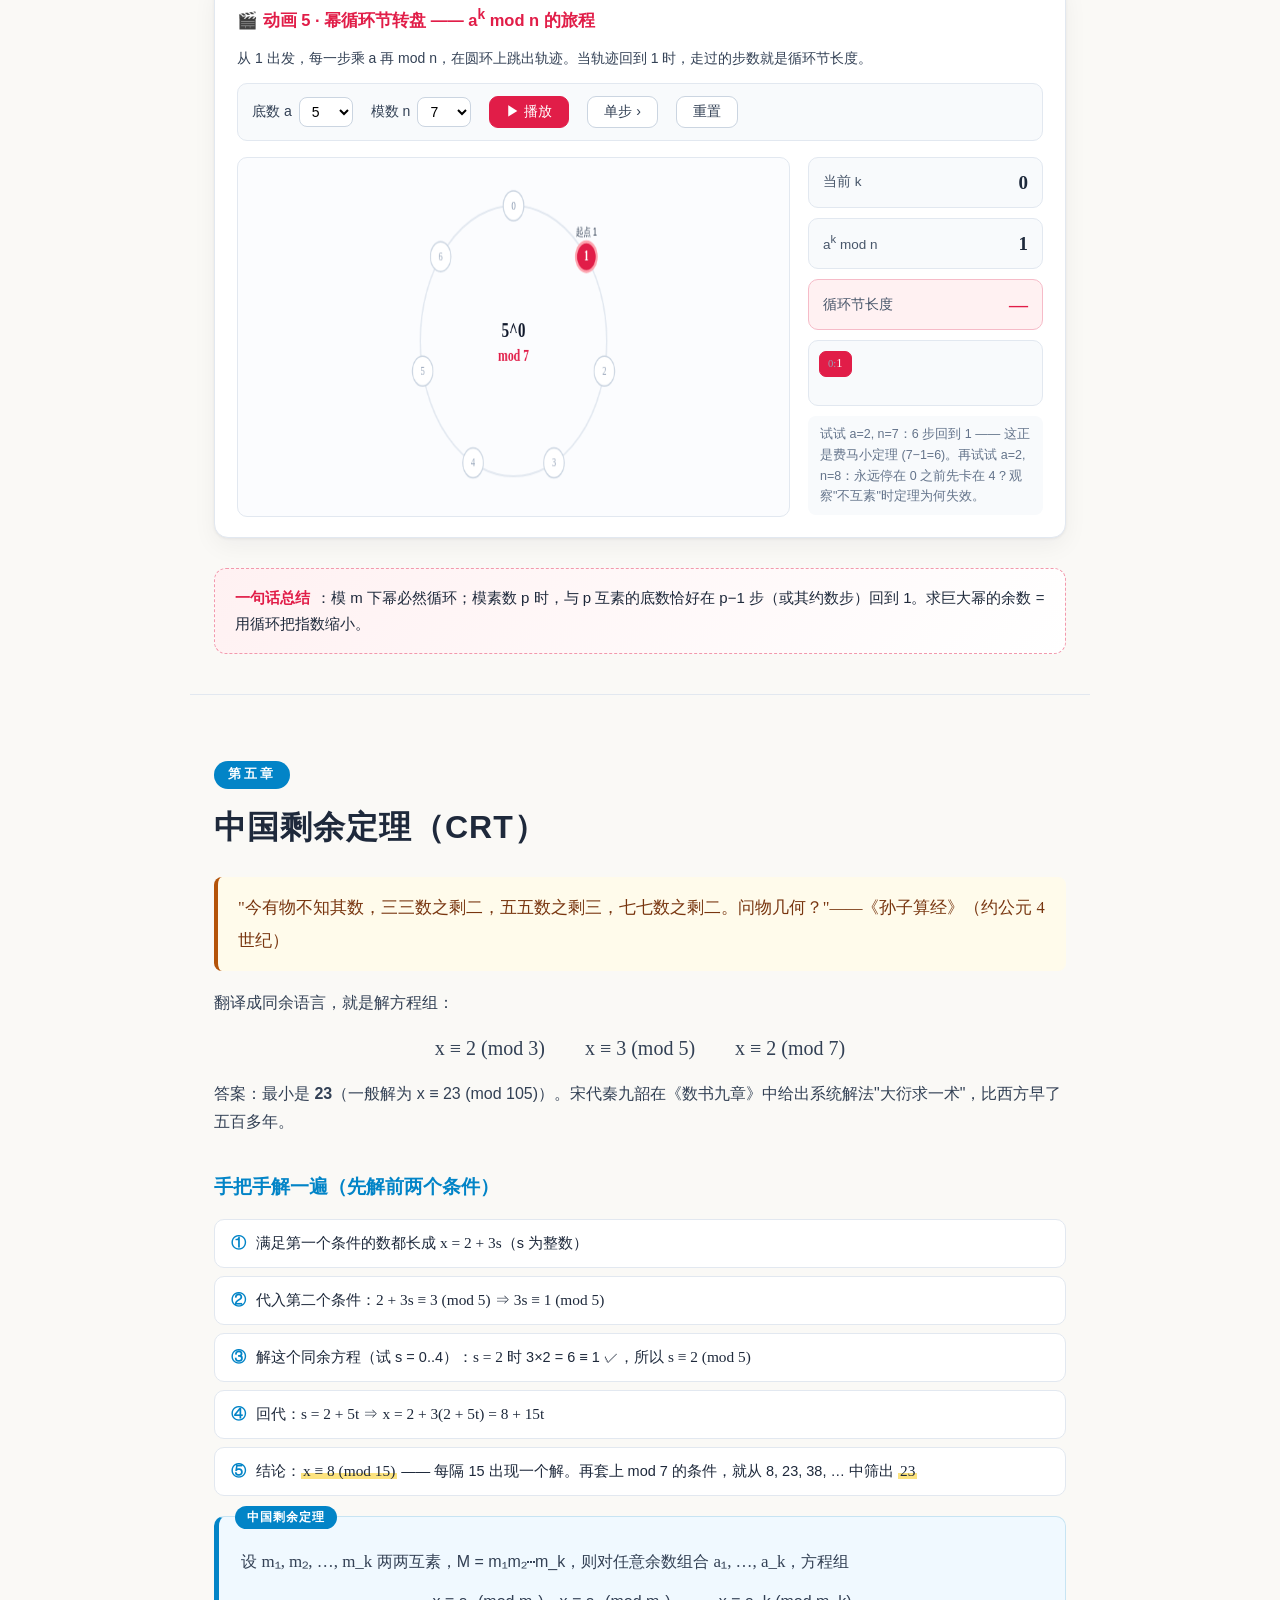
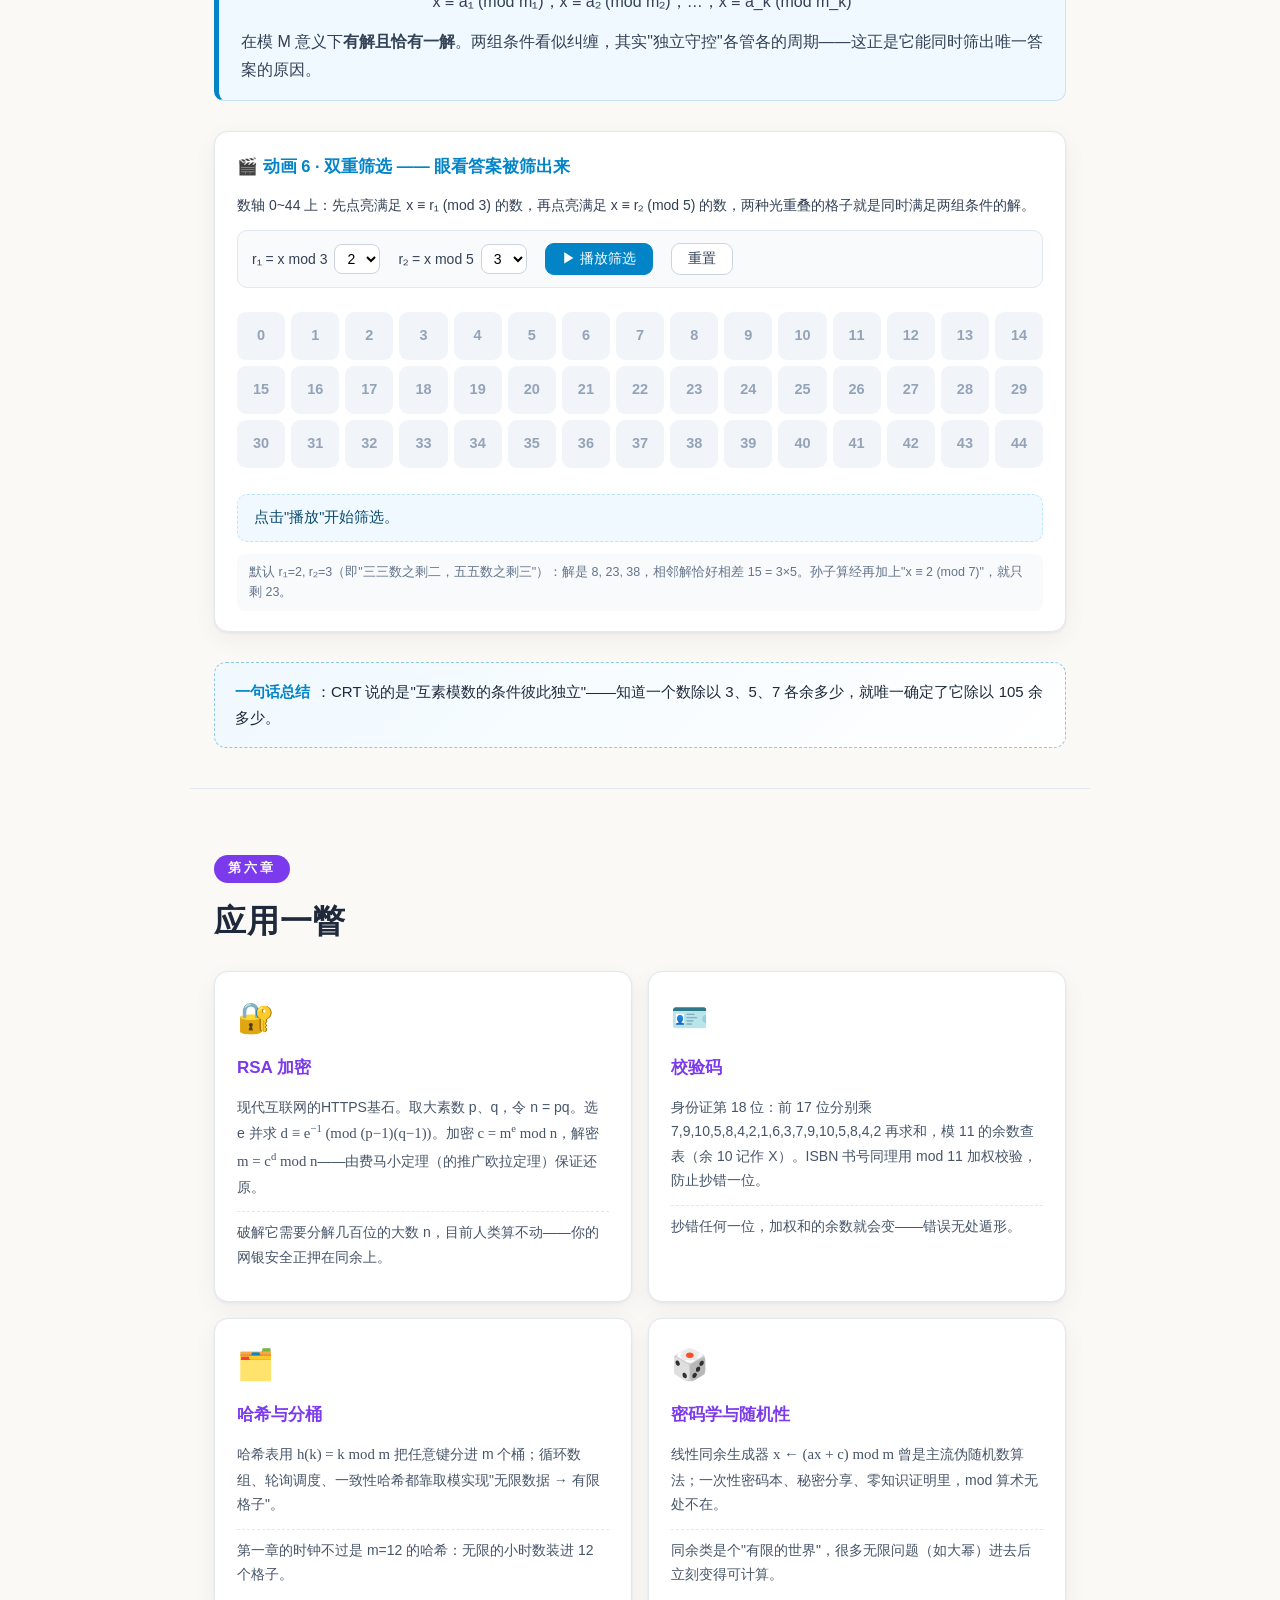
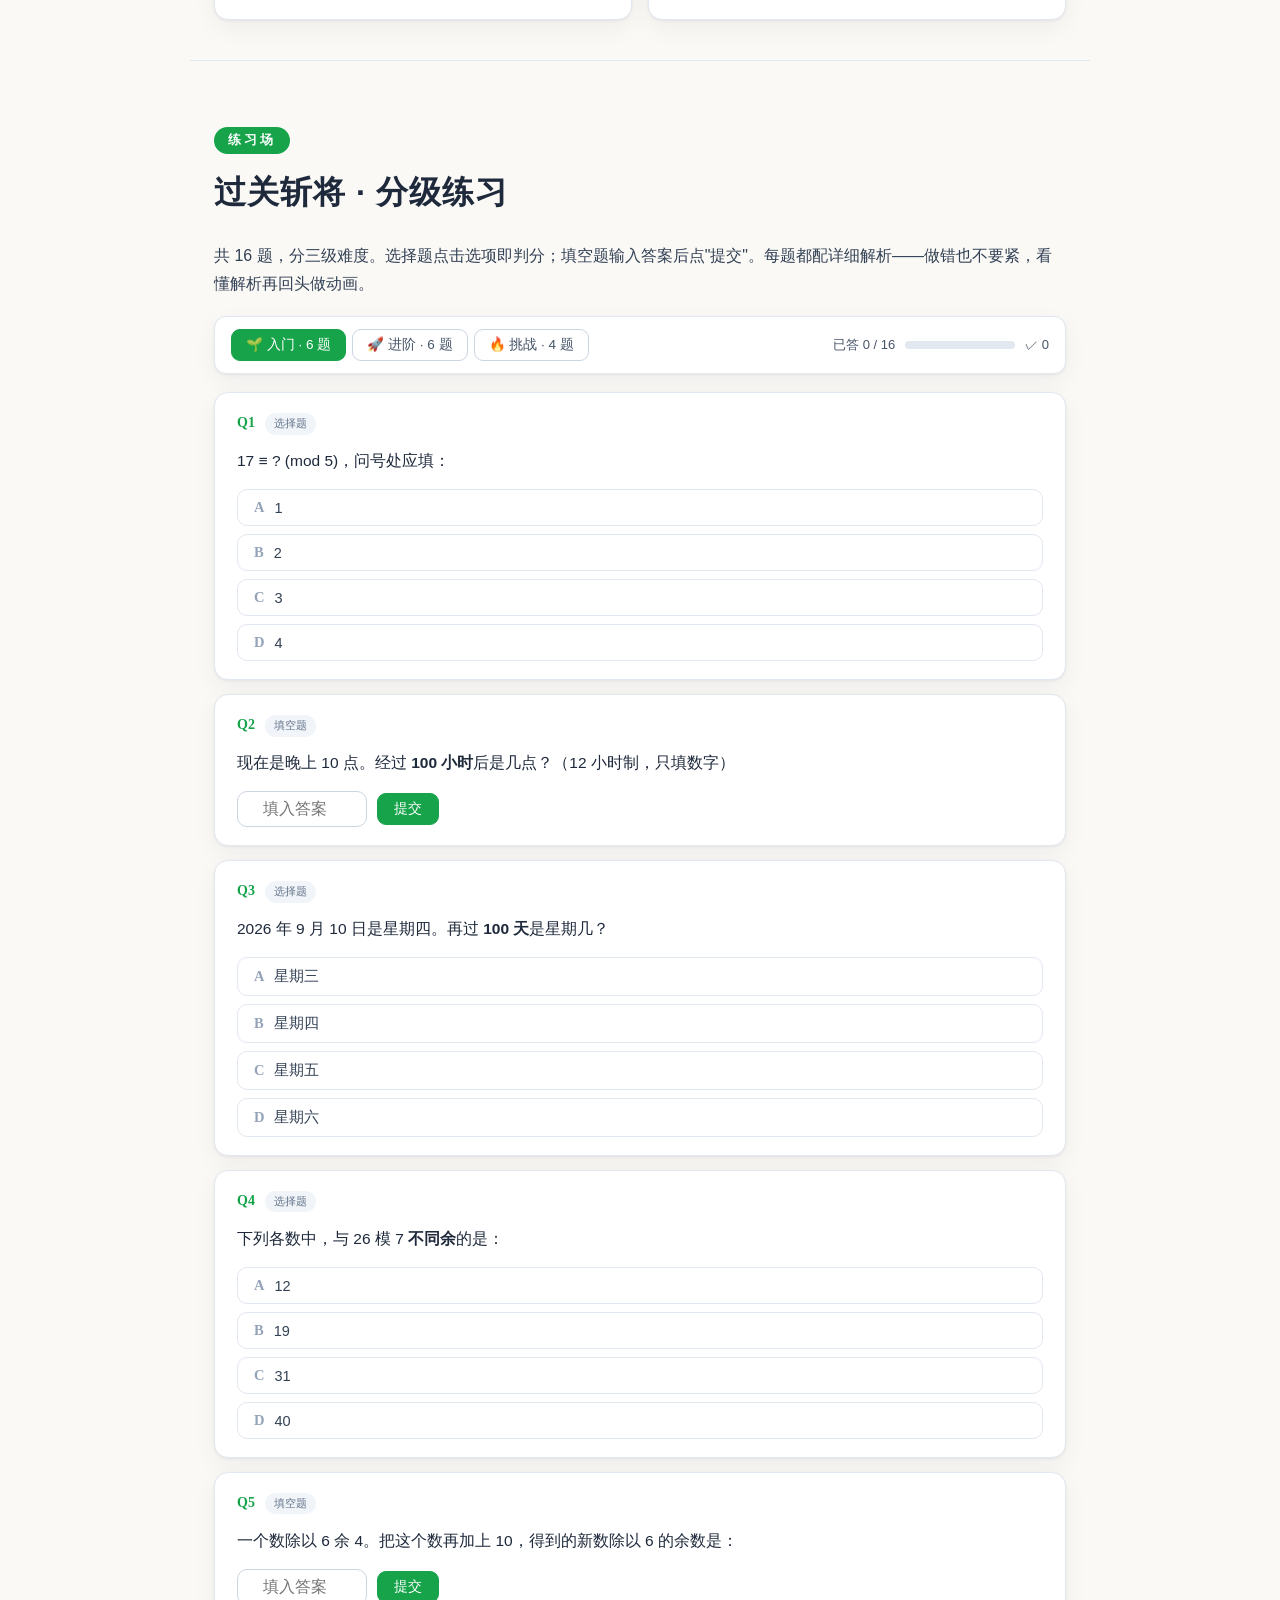
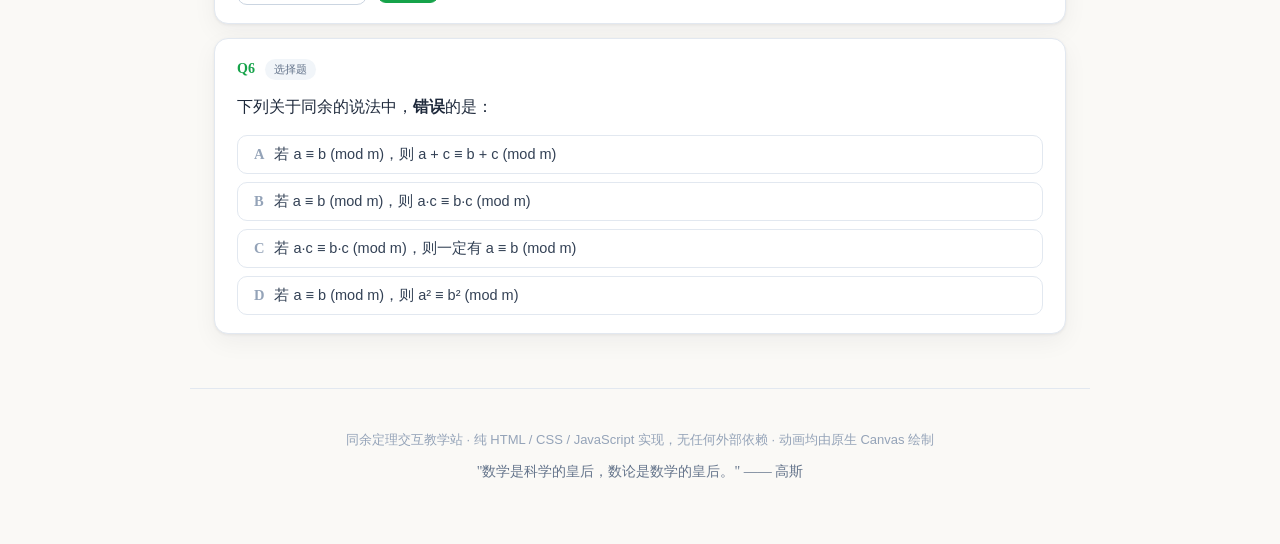
<file: topics/congruence/index.html>
<!DOCTYPE html>
<html lang="zh-CN">
<head>
<meta charset="UTF-8">
<meta name="viewport" content="width=device-width, initial-scale=1.0">
<title>同余定理 · 从时钟到密码学</title>
<meta name="description" content="同余定理交互教学网站：定义、性质、弃九法、费马小定理、中国剩余定理，配可视化动画与分级练习题。">
<link rel="stylesheet" href="../_shared/topic.css">
<link rel="stylesheet" href="css/style.css">
</head>
<body>

<!-- 导航 + 内容由 topic.js + congruence.js 注入 -->
<div id="topicNav"></div>
<main id="topicMain"></main>

<script src="../_shared/topic.js"></script>
<script src="js/congruence.js"></script>
<script src="js/clock.js"></script>
<script src="js/circle.js"></script>
<script src="js/grid.js"></script>
<script src="js/power.js"></script>
<script src="js/crt.js"></script>
<script src="js/nines.js"></script>
<script src="js/quiz.js"></script>
</body>
</html>
</file>
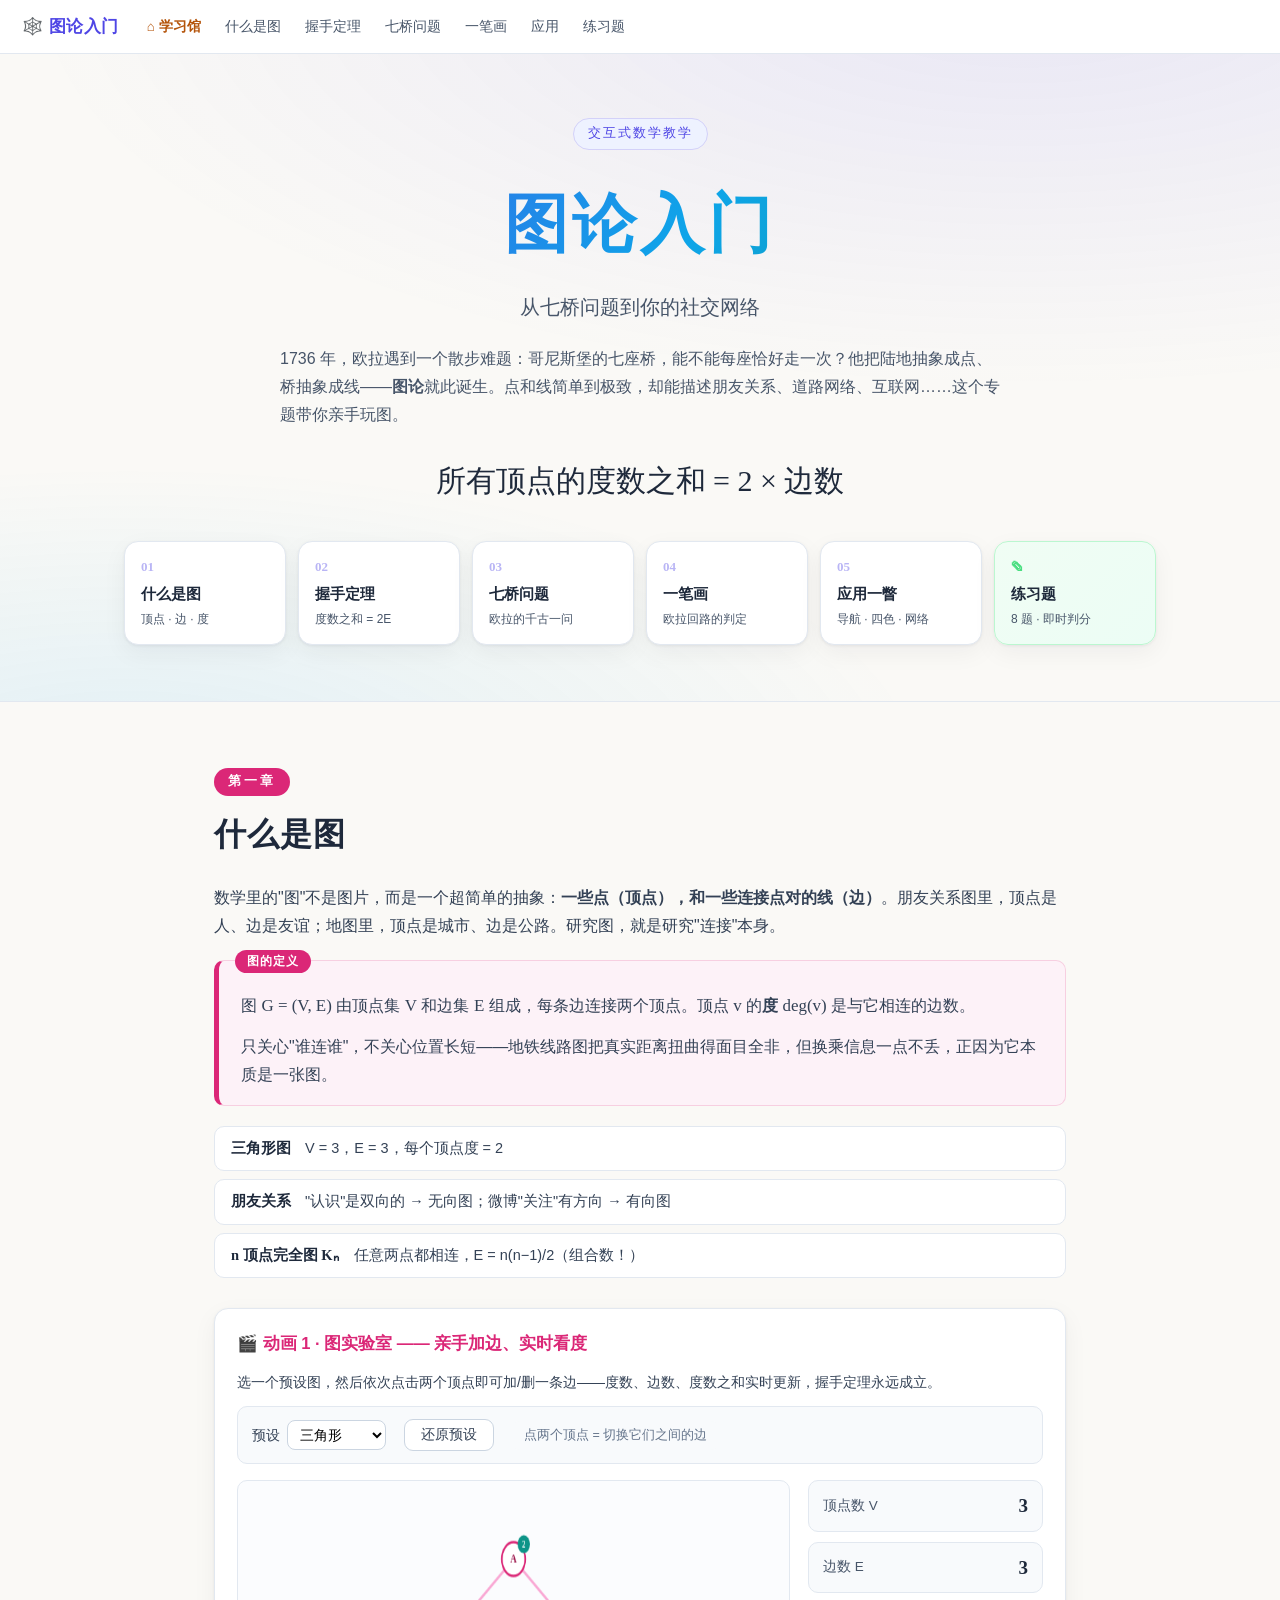
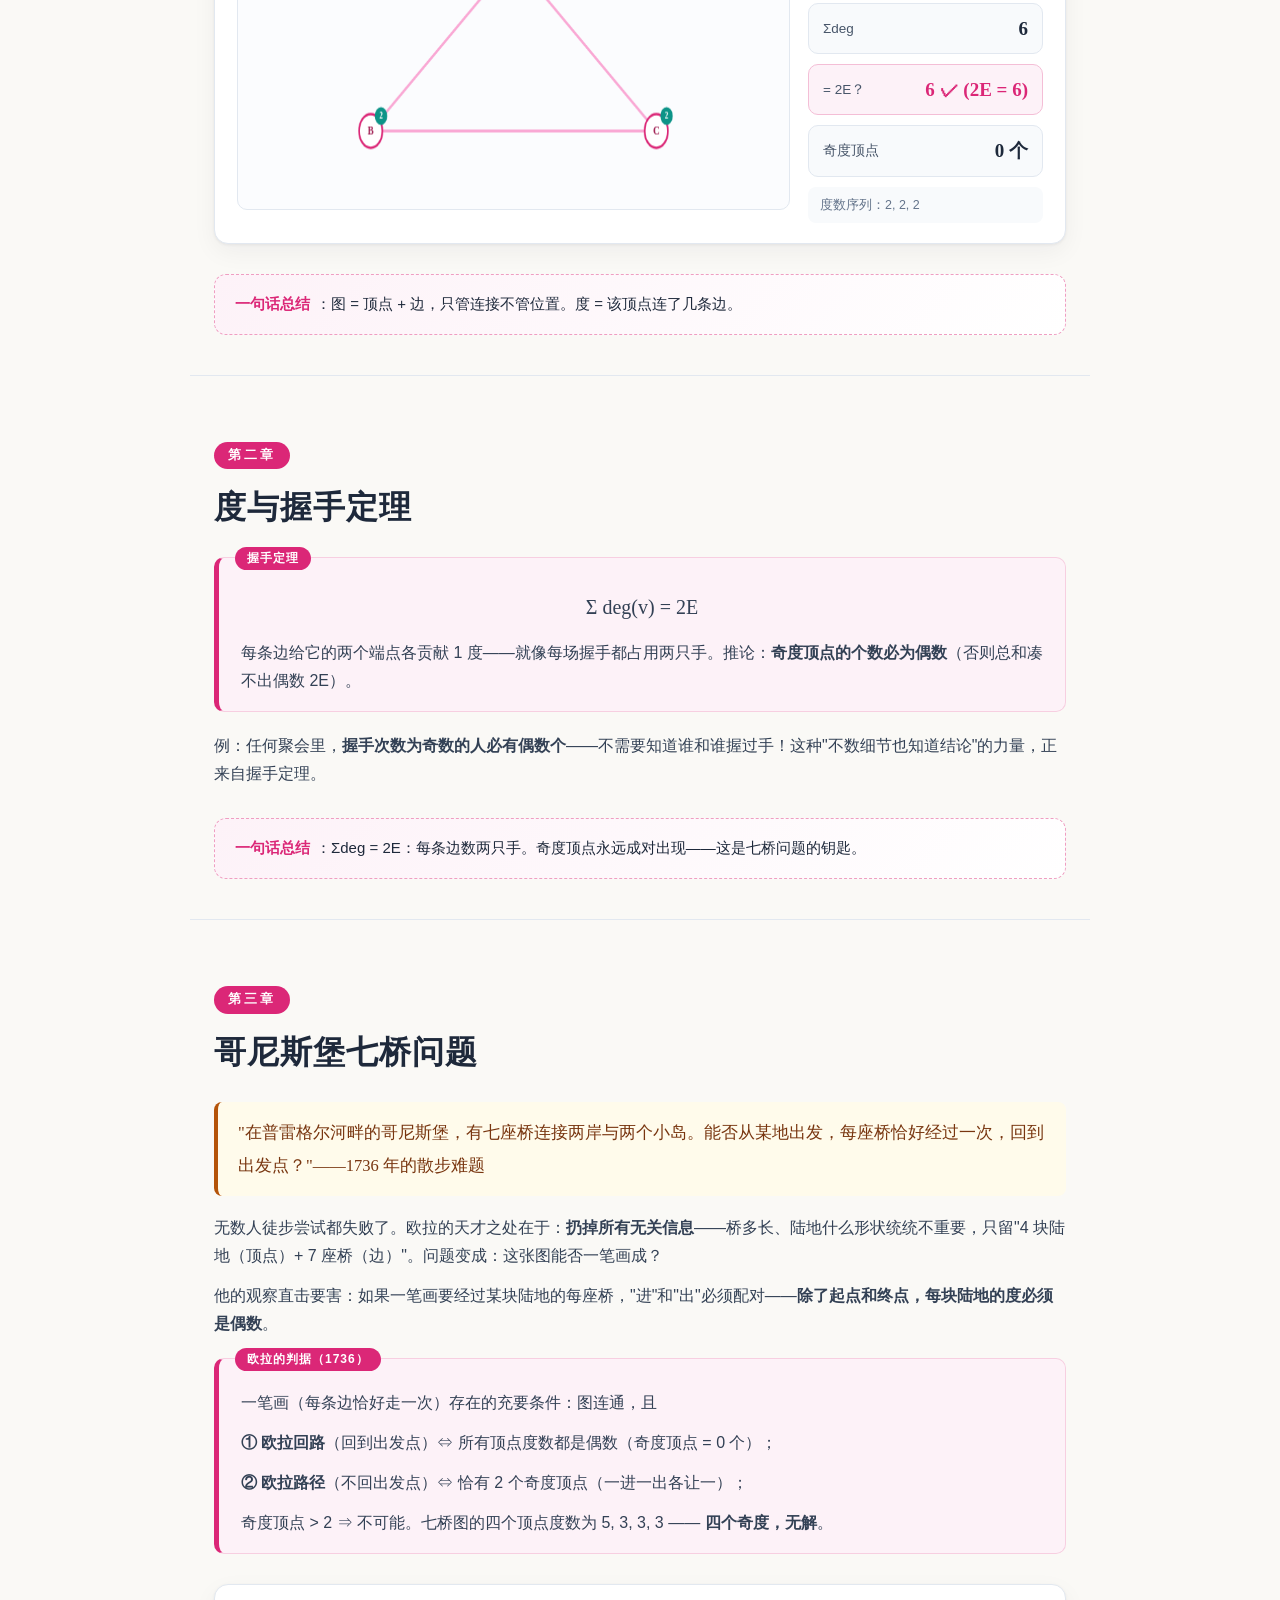
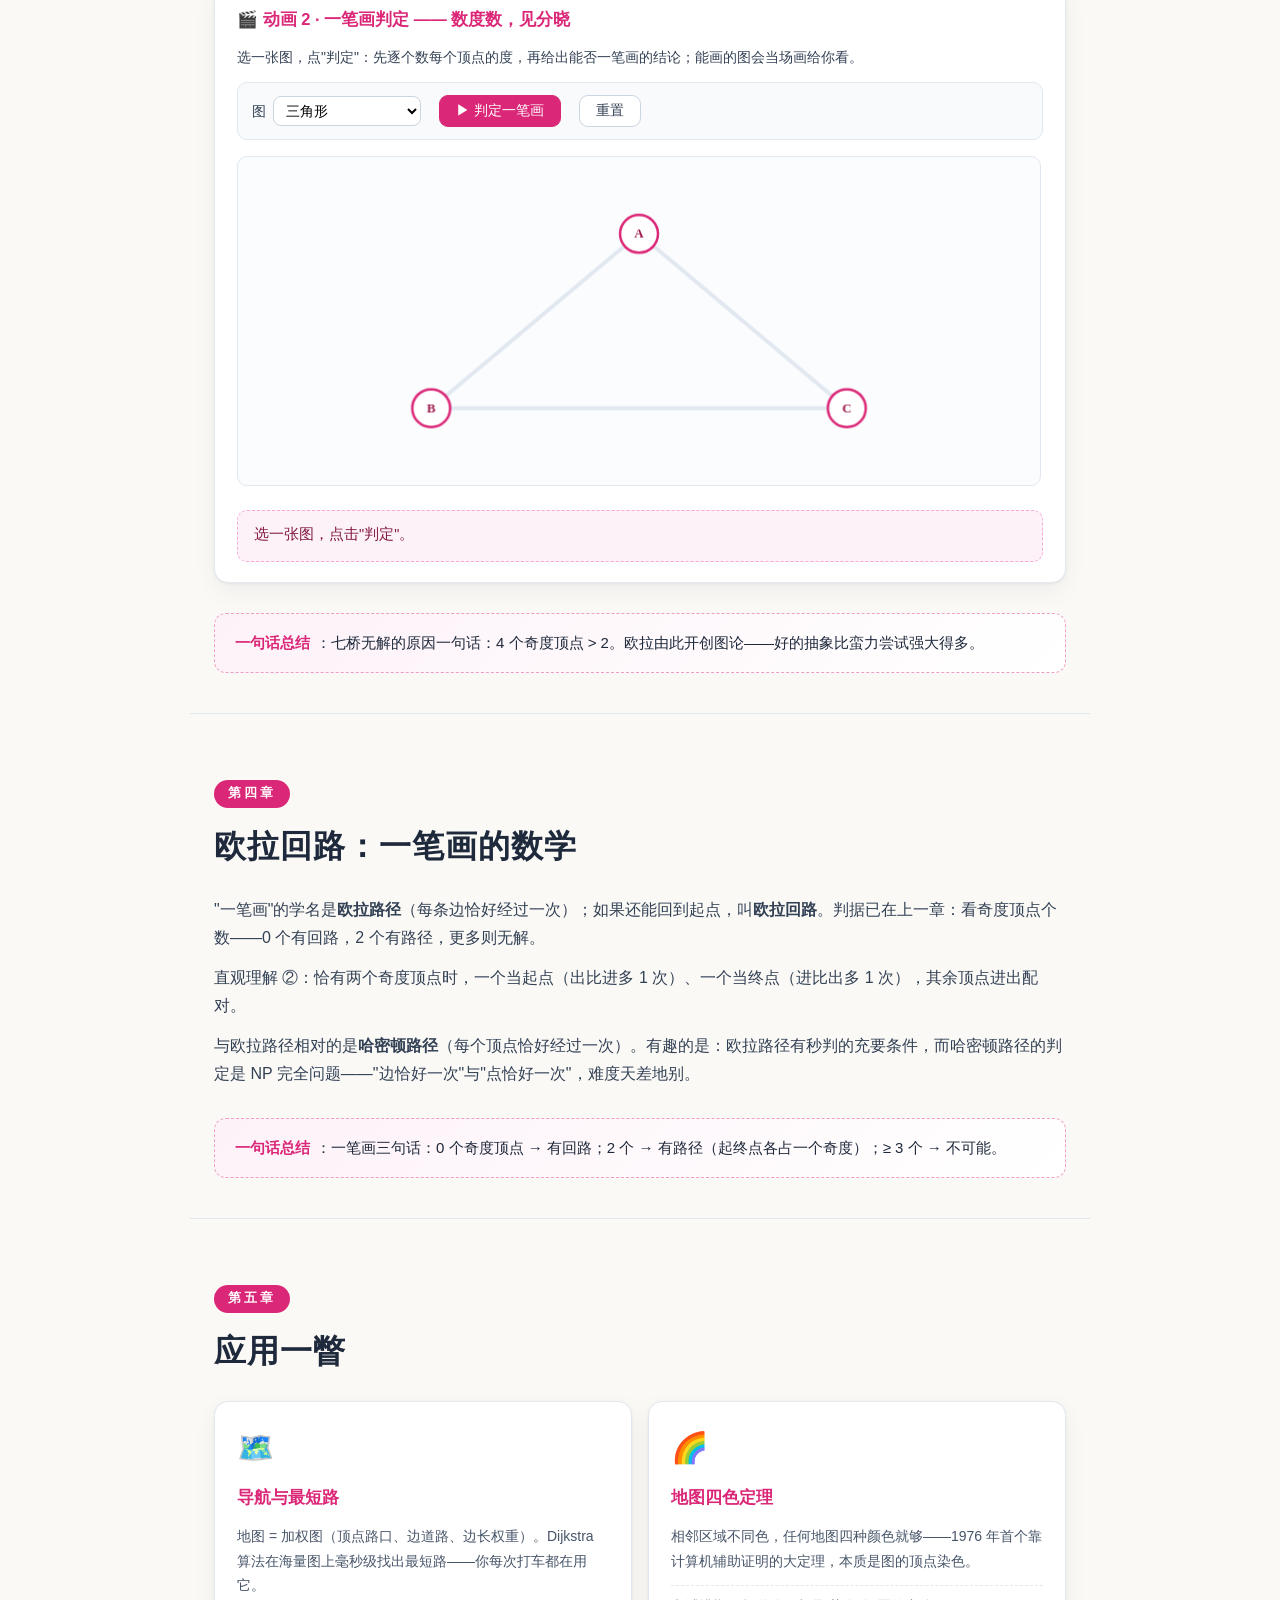
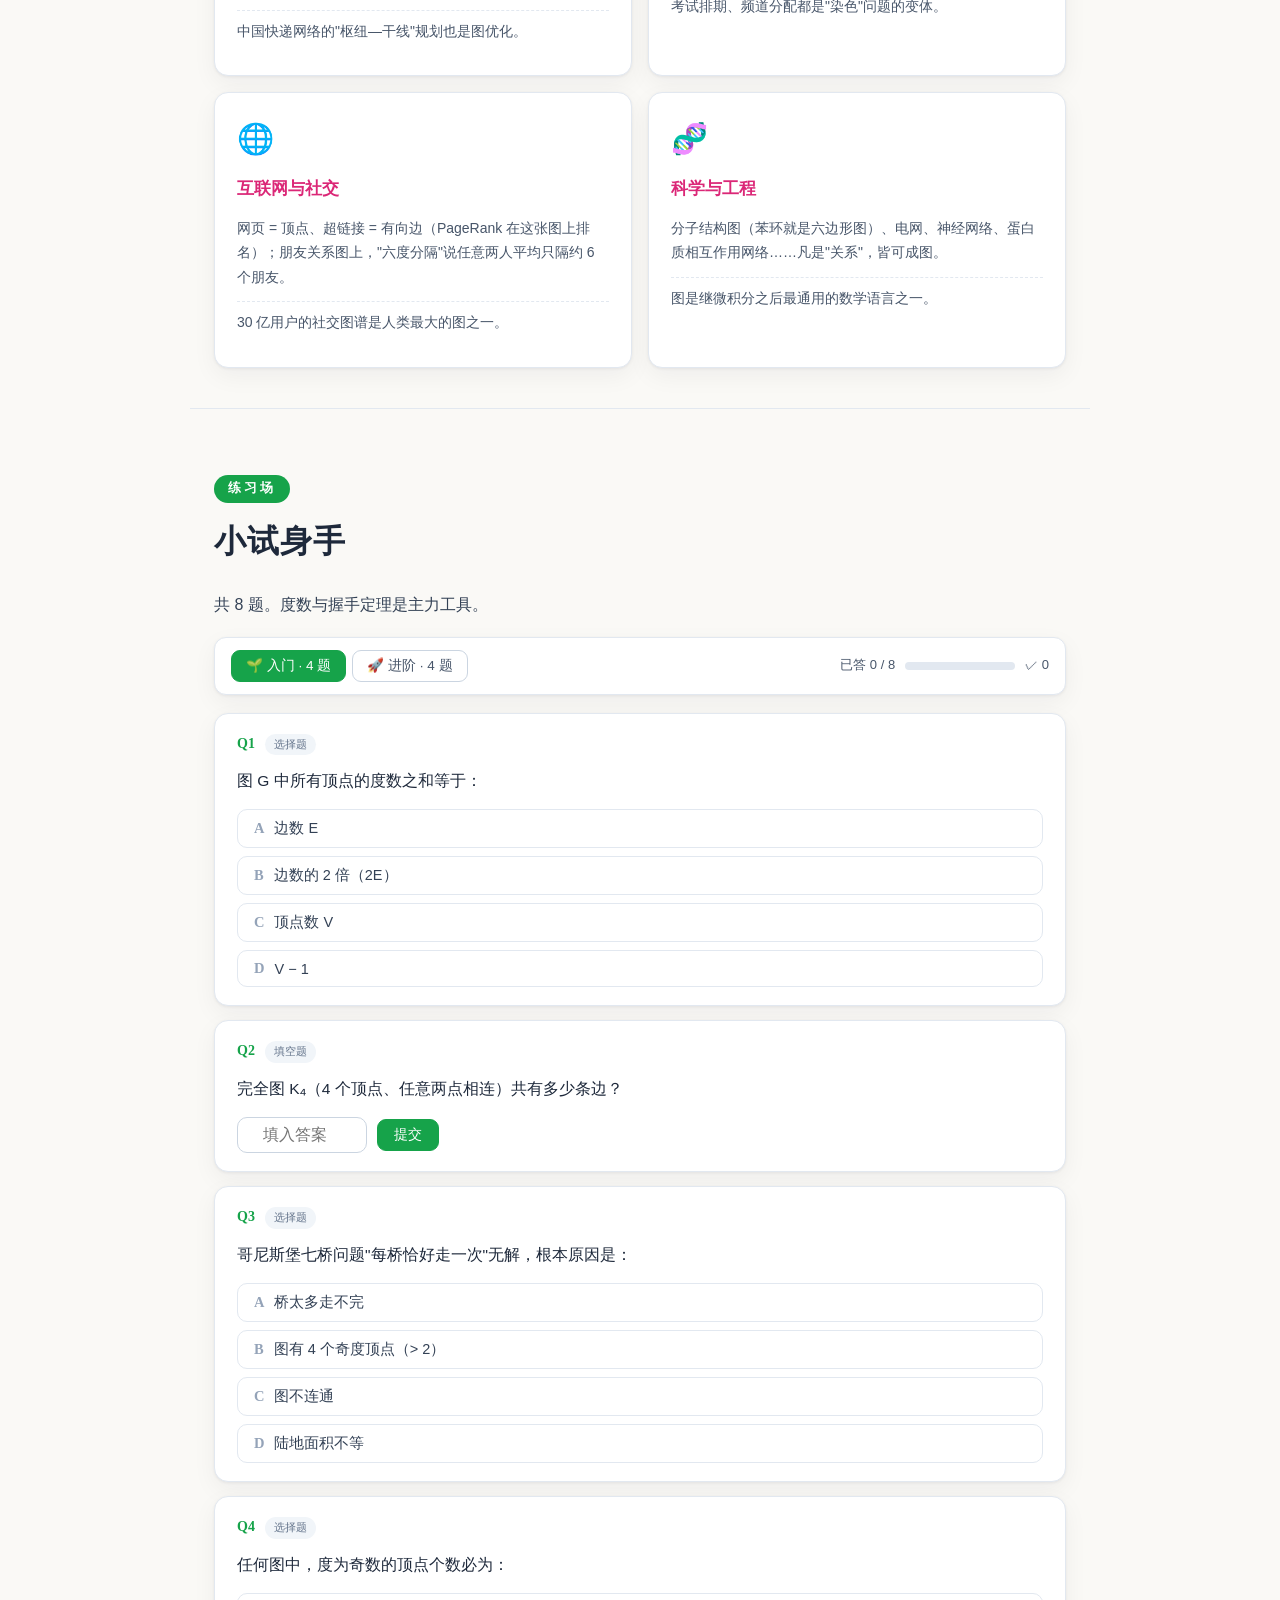
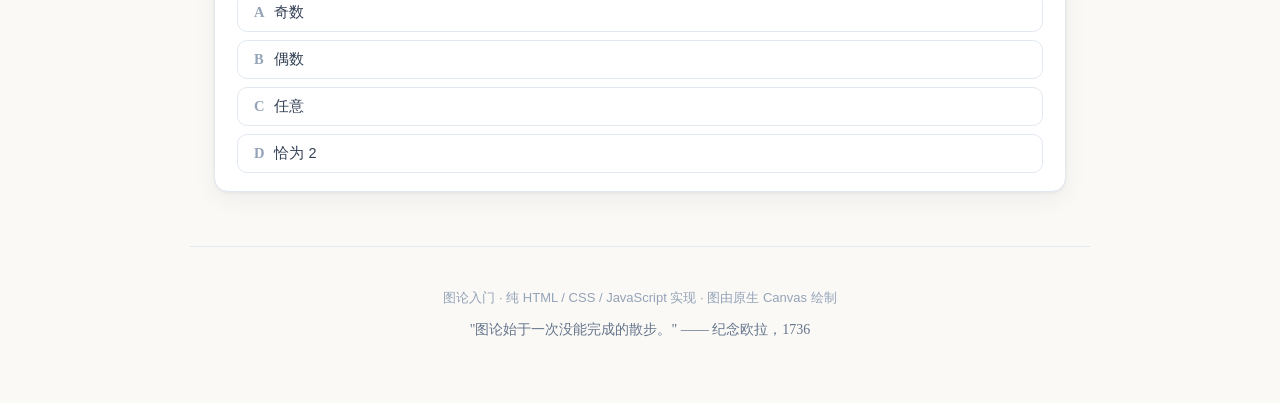
<file: topics/graphs/index.html>
<!DOCTYPE html>
<html lang="zh-CN">
<head>
<meta charset="UTF-8">
<meta name="viewport" content="width=device-width, initial-scale=1.0">
<title>图论入门 · 从七桥问题开始</title>
<meta name="description" content="图论入门交互教学：顶点与边、握手定理、哥尼斯堡七桥、欧拉回路与一笔画，配互动图实验室与练习题。">
<link rel="stylesheet" href="../_shared/topic.css">
<link rel="stylesheet" href="css/style.css">
</head>
<body>

<div id="topicNav"></div>
<main id="topicMain"></main>

<script src="../_shared/topic.js"></script>
<script src="js/content.js"></script>
<script src="js/anims.js"></script>
<script src="js/quizdata.js"></script>
</body>
</html>
</file>
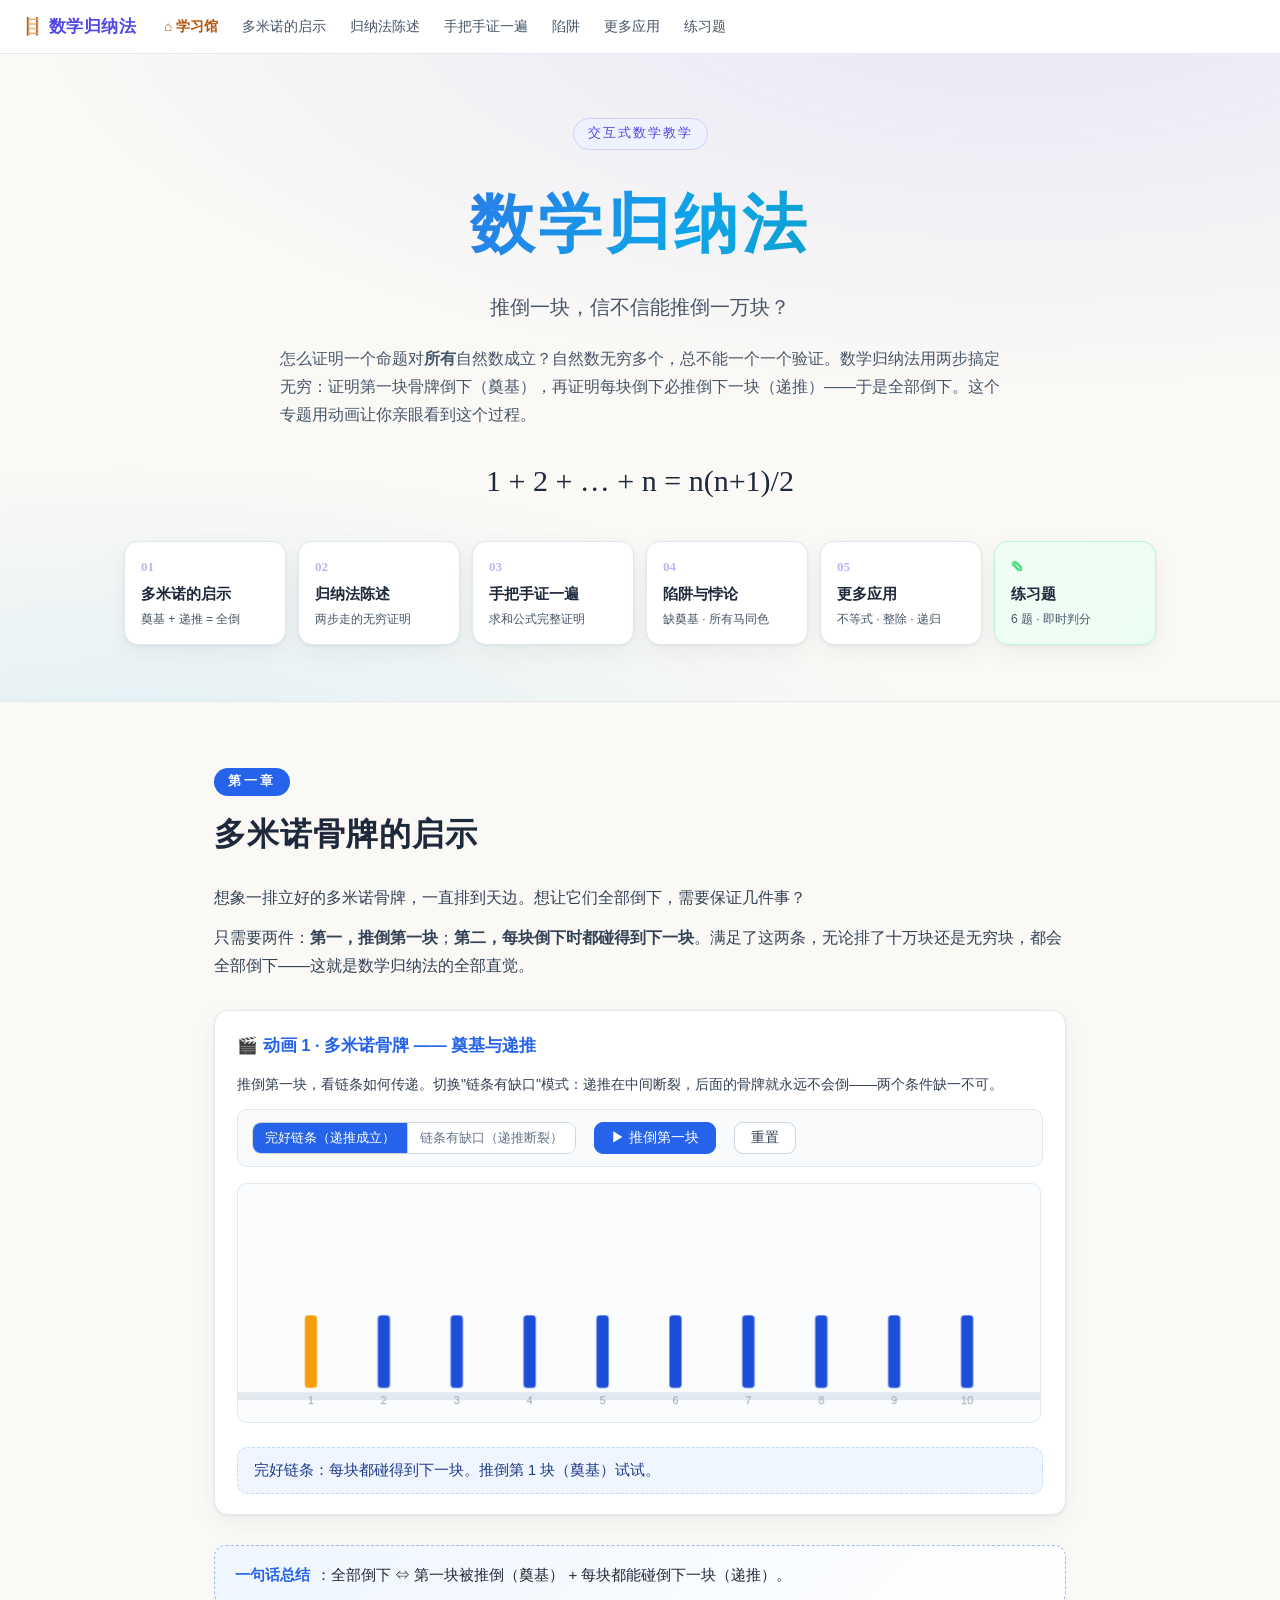
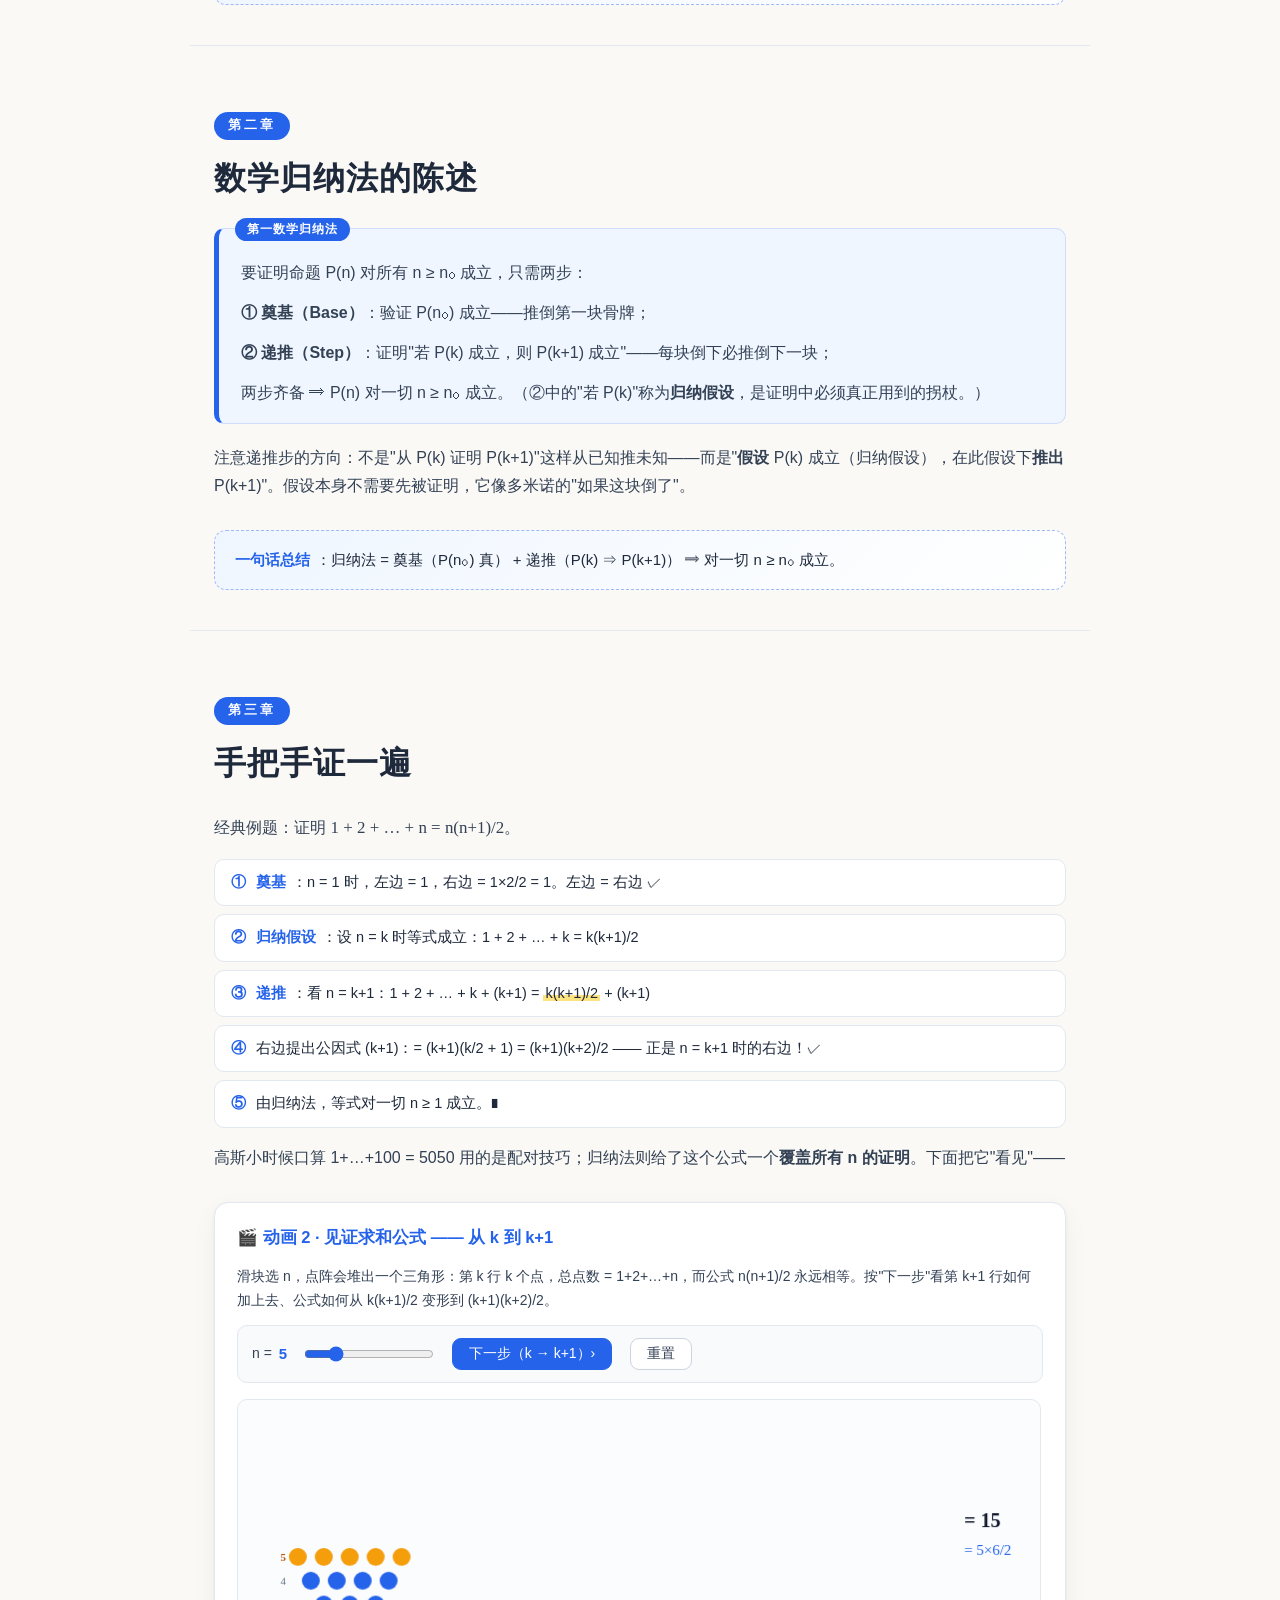
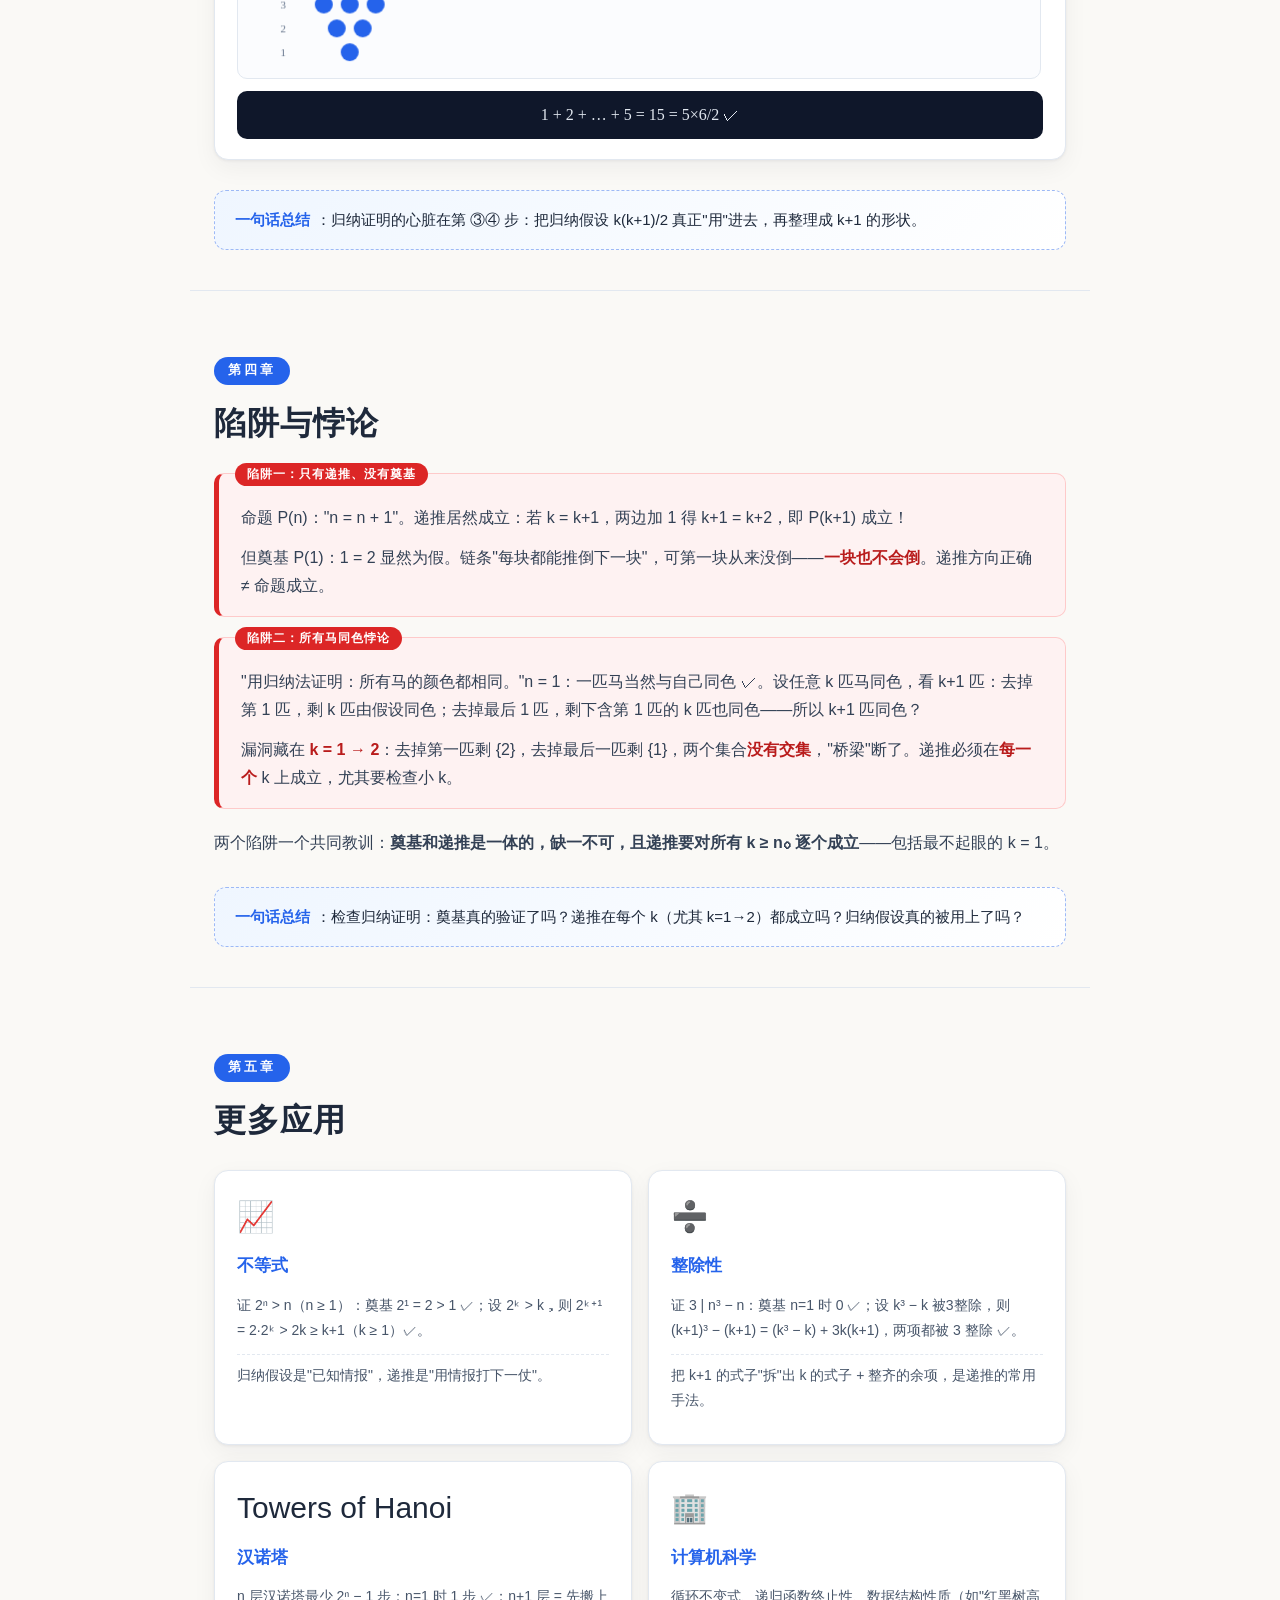
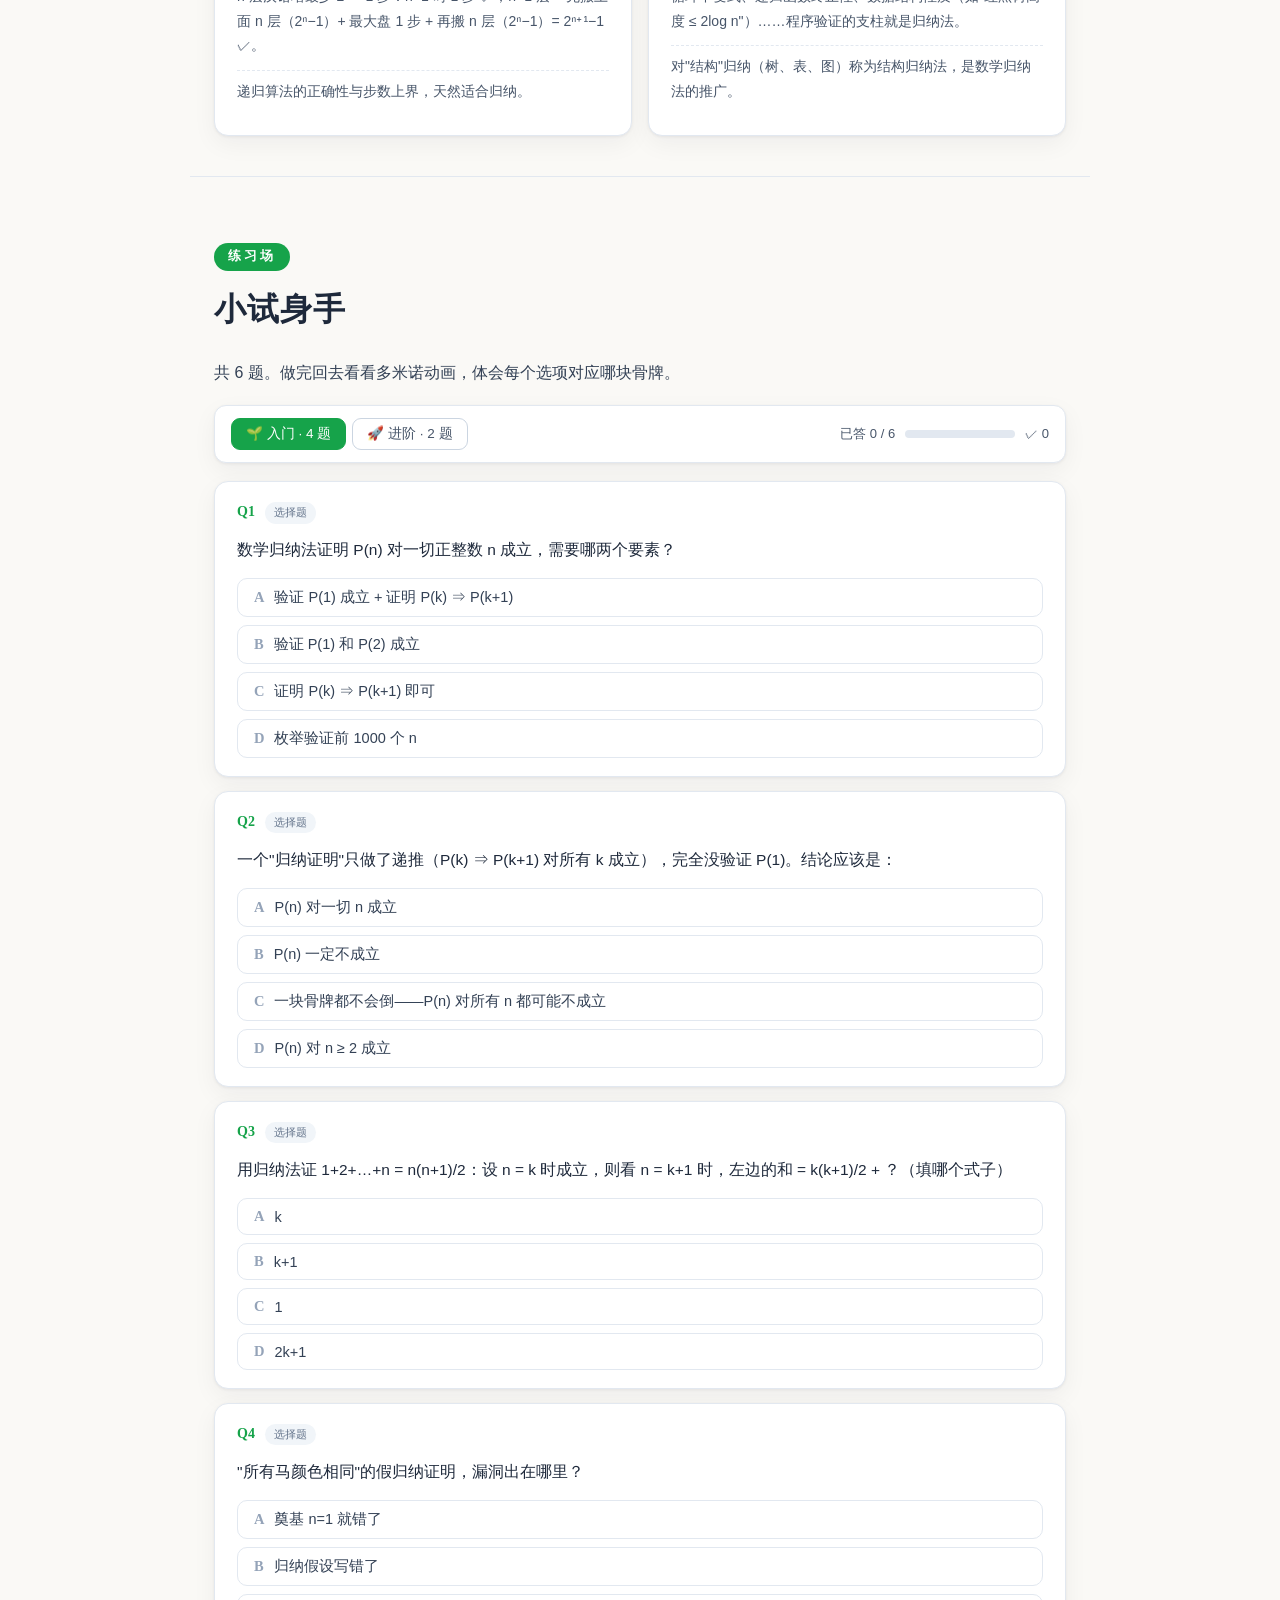
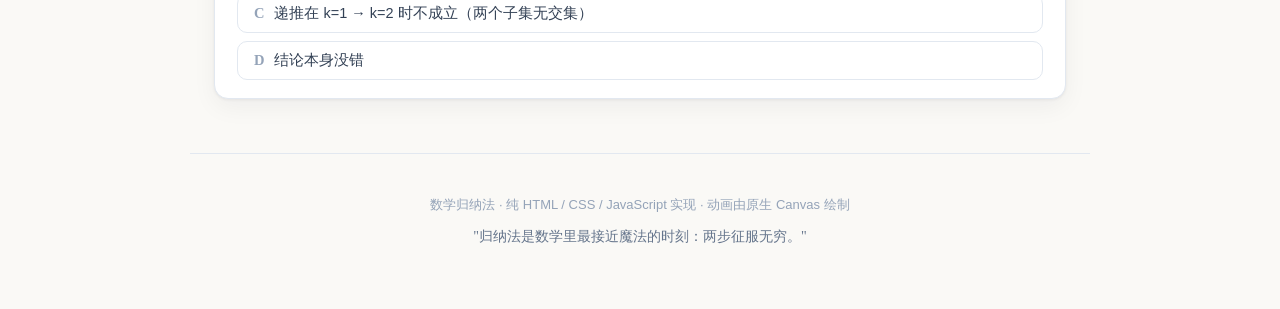
<file: topics/induction/index.html>
<!DOCTYPE html>
<html lang="zh-CN">
<head>
<meta charset="UTF-8">
<meta name="viewport" content="width=device-width, initial-scale=1.0">
<title>数学归纳法 · 多米诺骨牌的艺术</title>
<meta name="description" content="数学归纳法交互教学：奠基与递推、多米诺骨牌比喻、求和公式证明、常见陷阱，配可视化动画与练习题。">
<link rel="stylesheet" href="../_shared/topic.css">
<link rel="stylesheet" href="css/style.css">
</head>
<body>

<div id="topicNav"></div>
<main id="topicMain"></main>

<script src="../_shared/topic.js"></script>
<script src="js/content.js"></script>
<script src="js/anims.js"></script>
<script src="js/quizdata.js"></script>
</body>
</html>
</file>
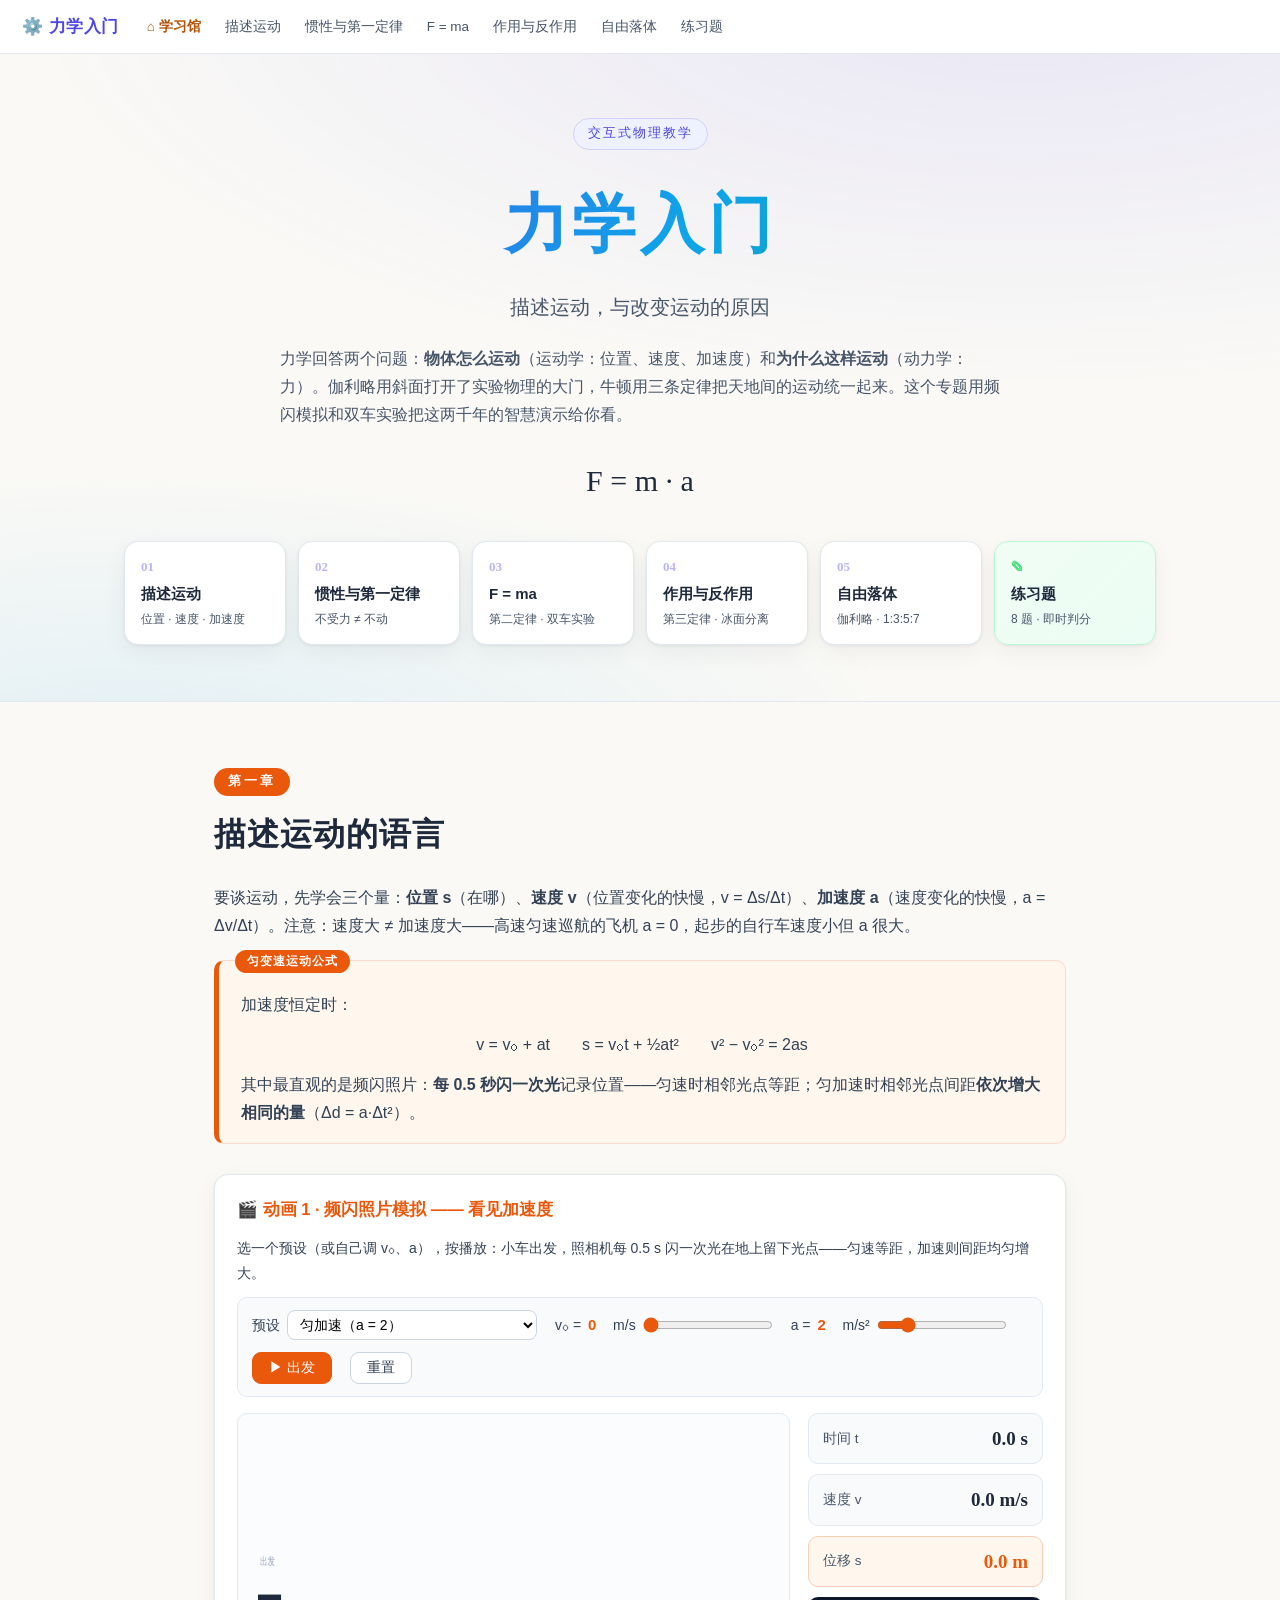
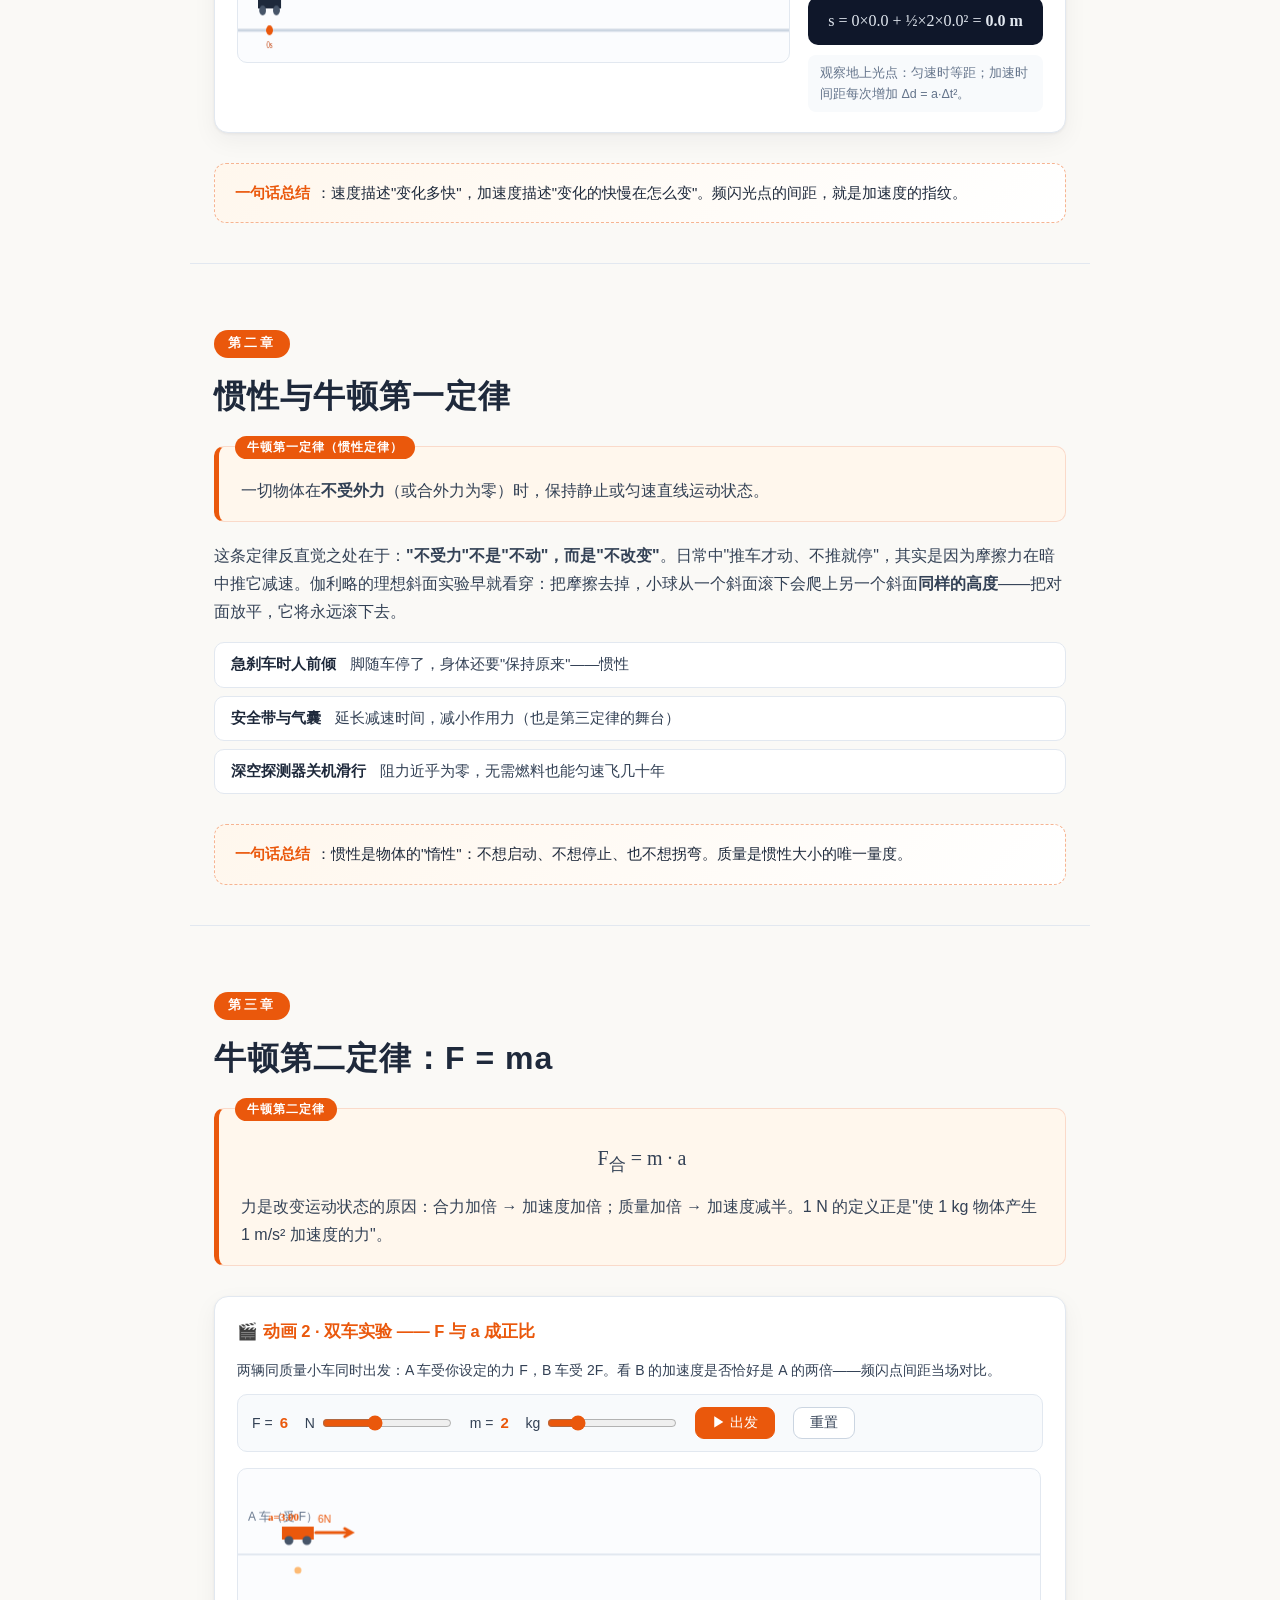
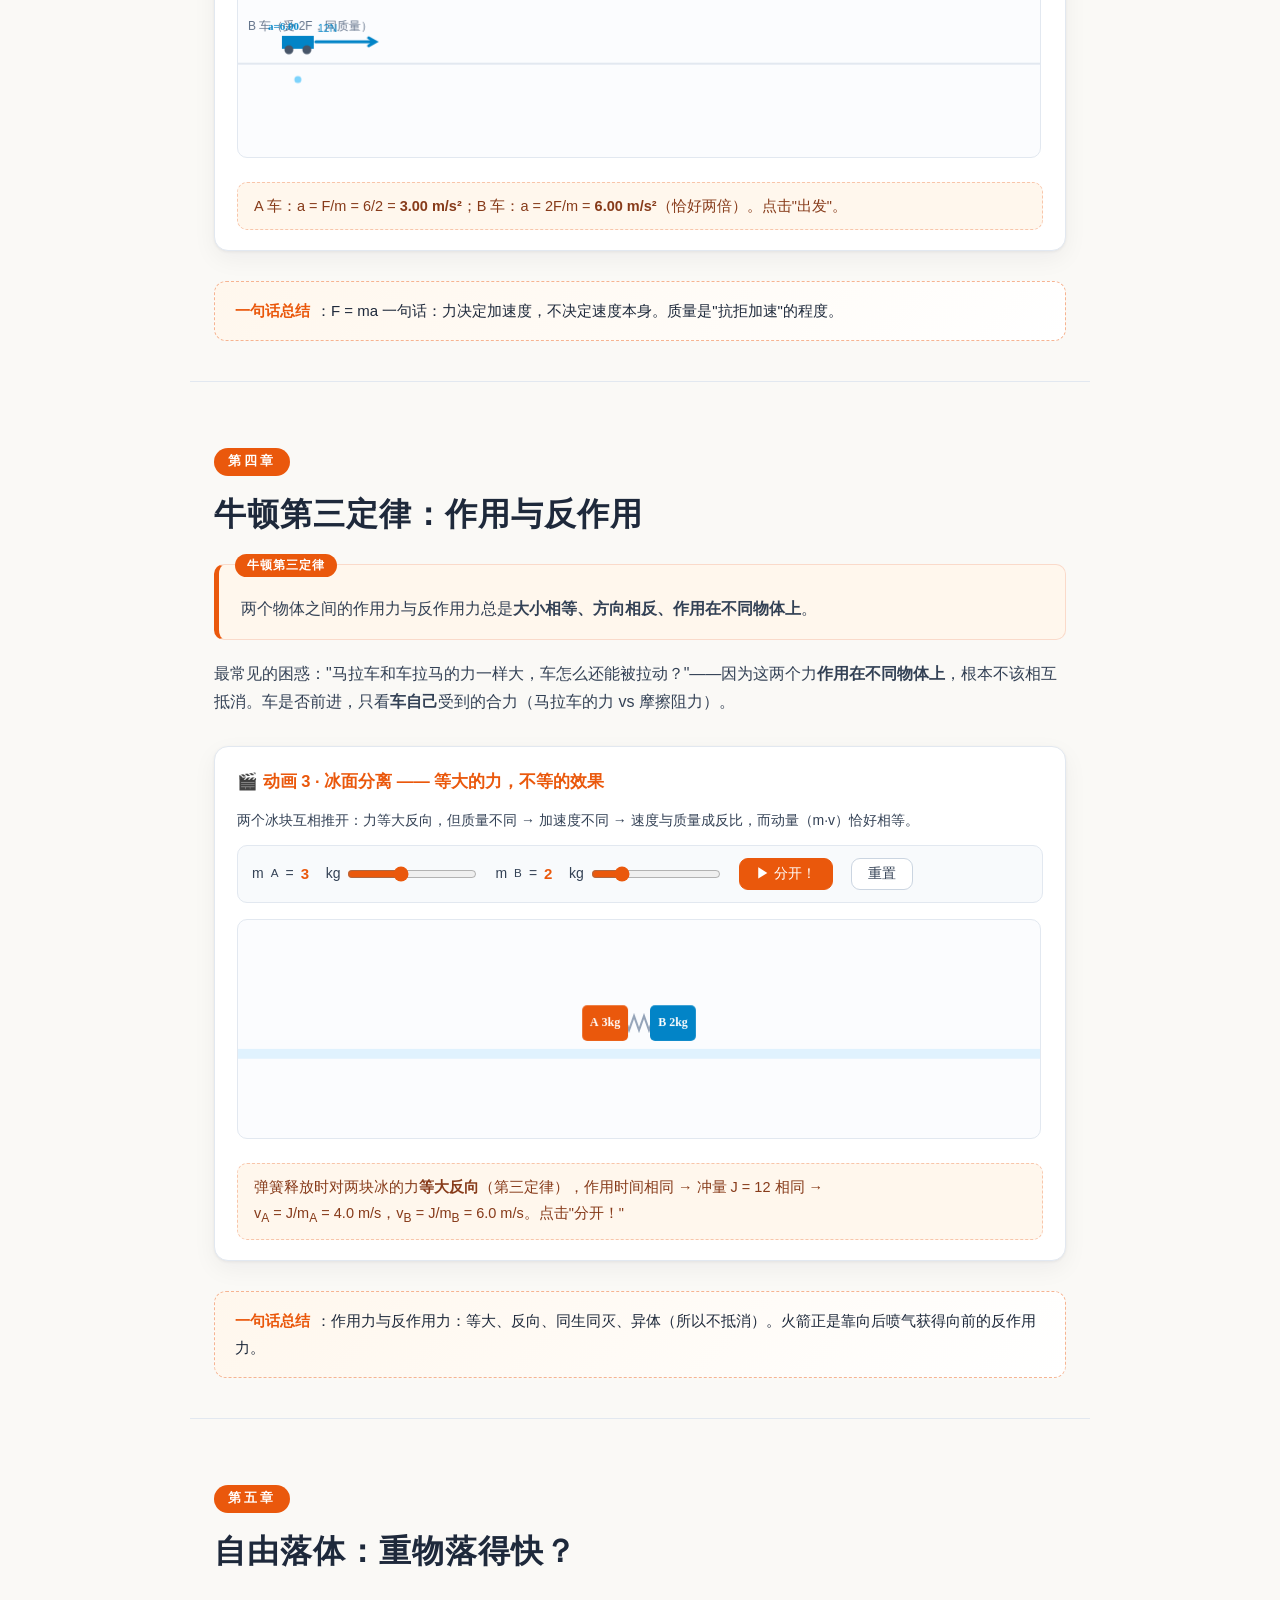
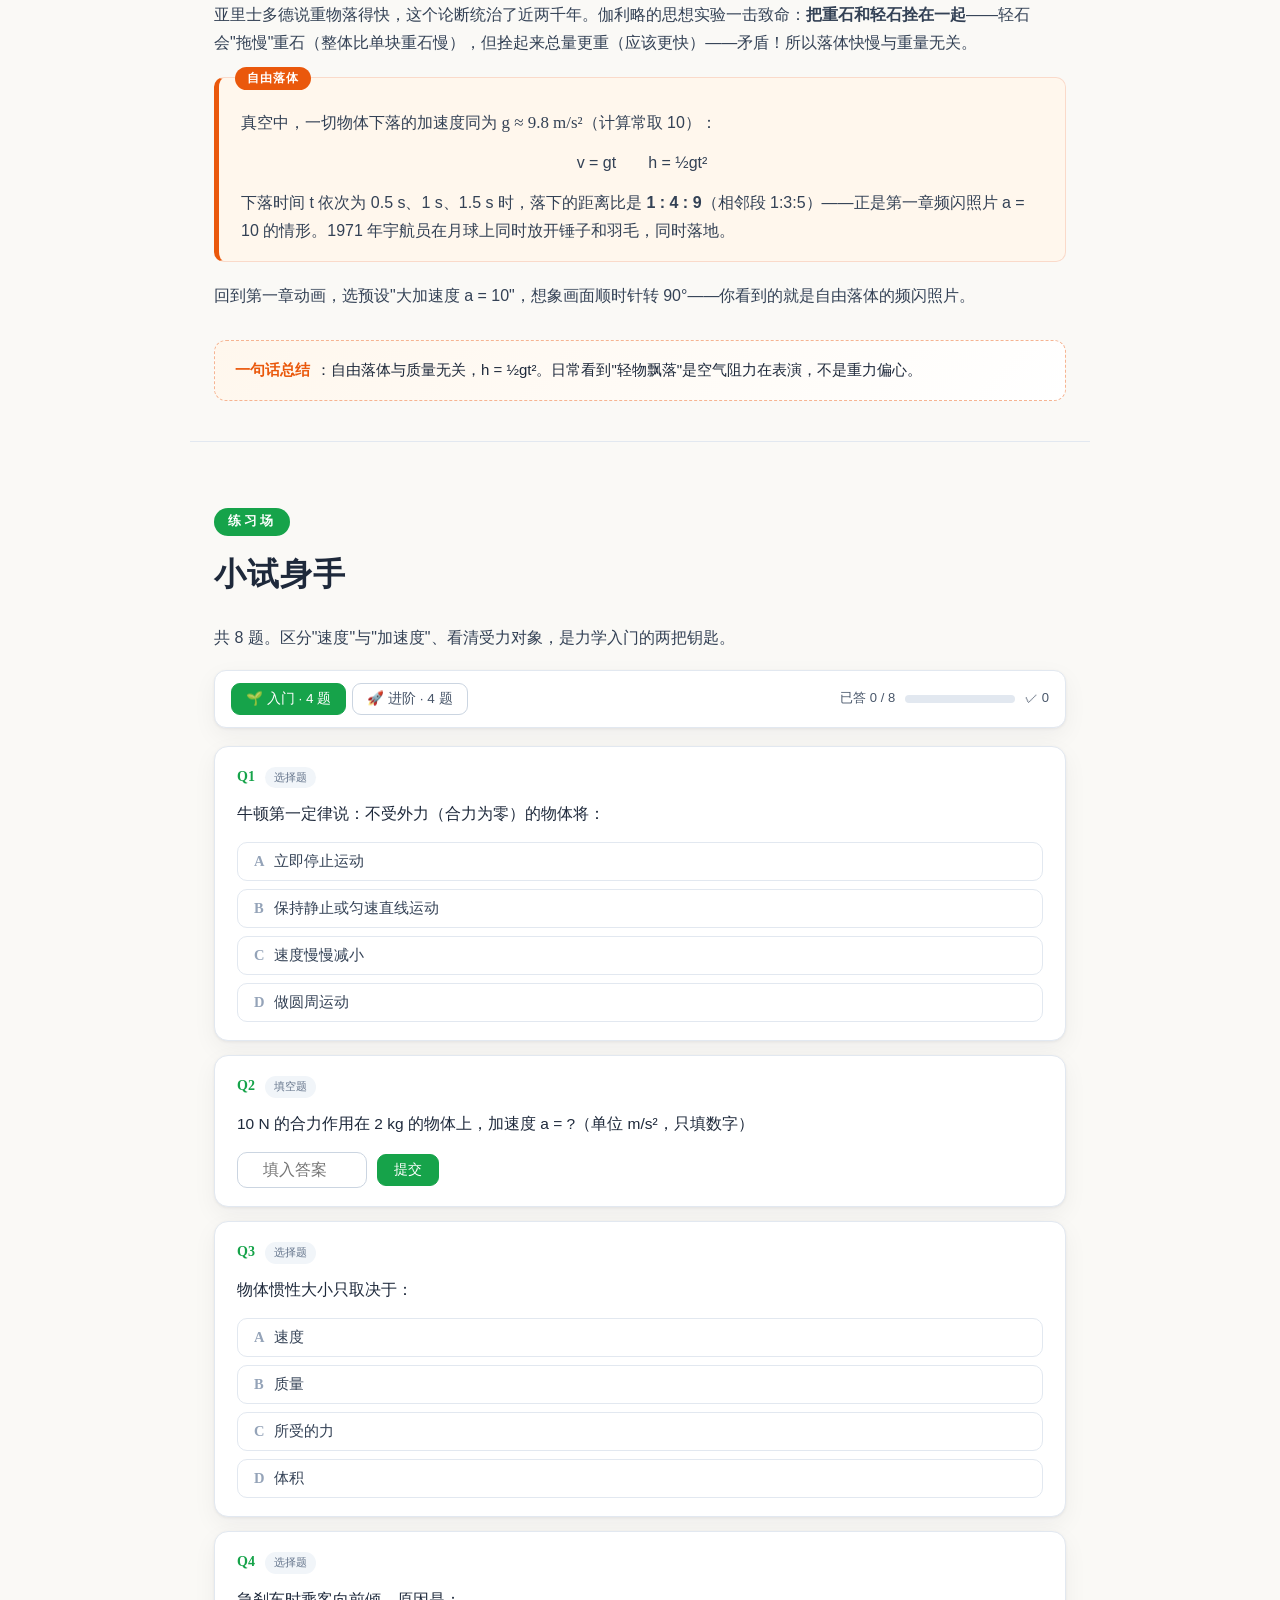
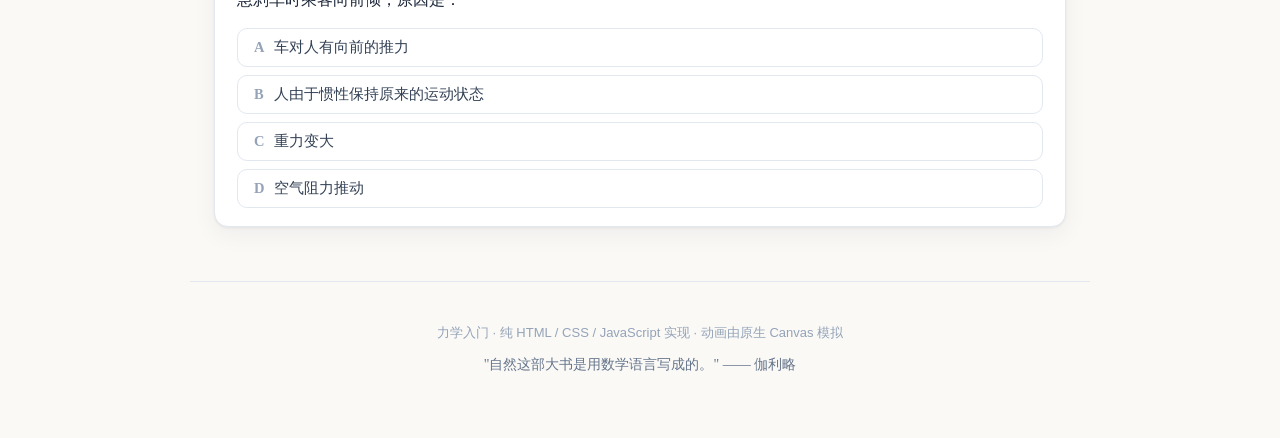
<file: topics/mechanics/index.html>
<!DOCTYPE html>
<html lang="zh-CN">
<head>
<meta charset="UTF-8">
<meta name="viewport" content="width=device-width, initial-scale=1.0">
<title>力学入门 · 描述运动与改变运动</title>
<meta name="description" content="力学入门交互教学：运动学、牛顿三定律、自由落体，配频闪照片模拟、F=ma 实验台、作用反作用演示动画与练习题。">
<link rel="stylesheet" href="../_shared/topic.css">
<link rel="stylesheet" href="css/style.css">
</head>
<body>

<div id="topicNav"></div>
<main id="topicMain"></main>

<script src="../_shared/topic.js"></script>
<script src="js/content.js"></script>
<script src="js/anims.js"></script>
<script src="js/quizdata.js"></script>
</body>
</html>
</file>
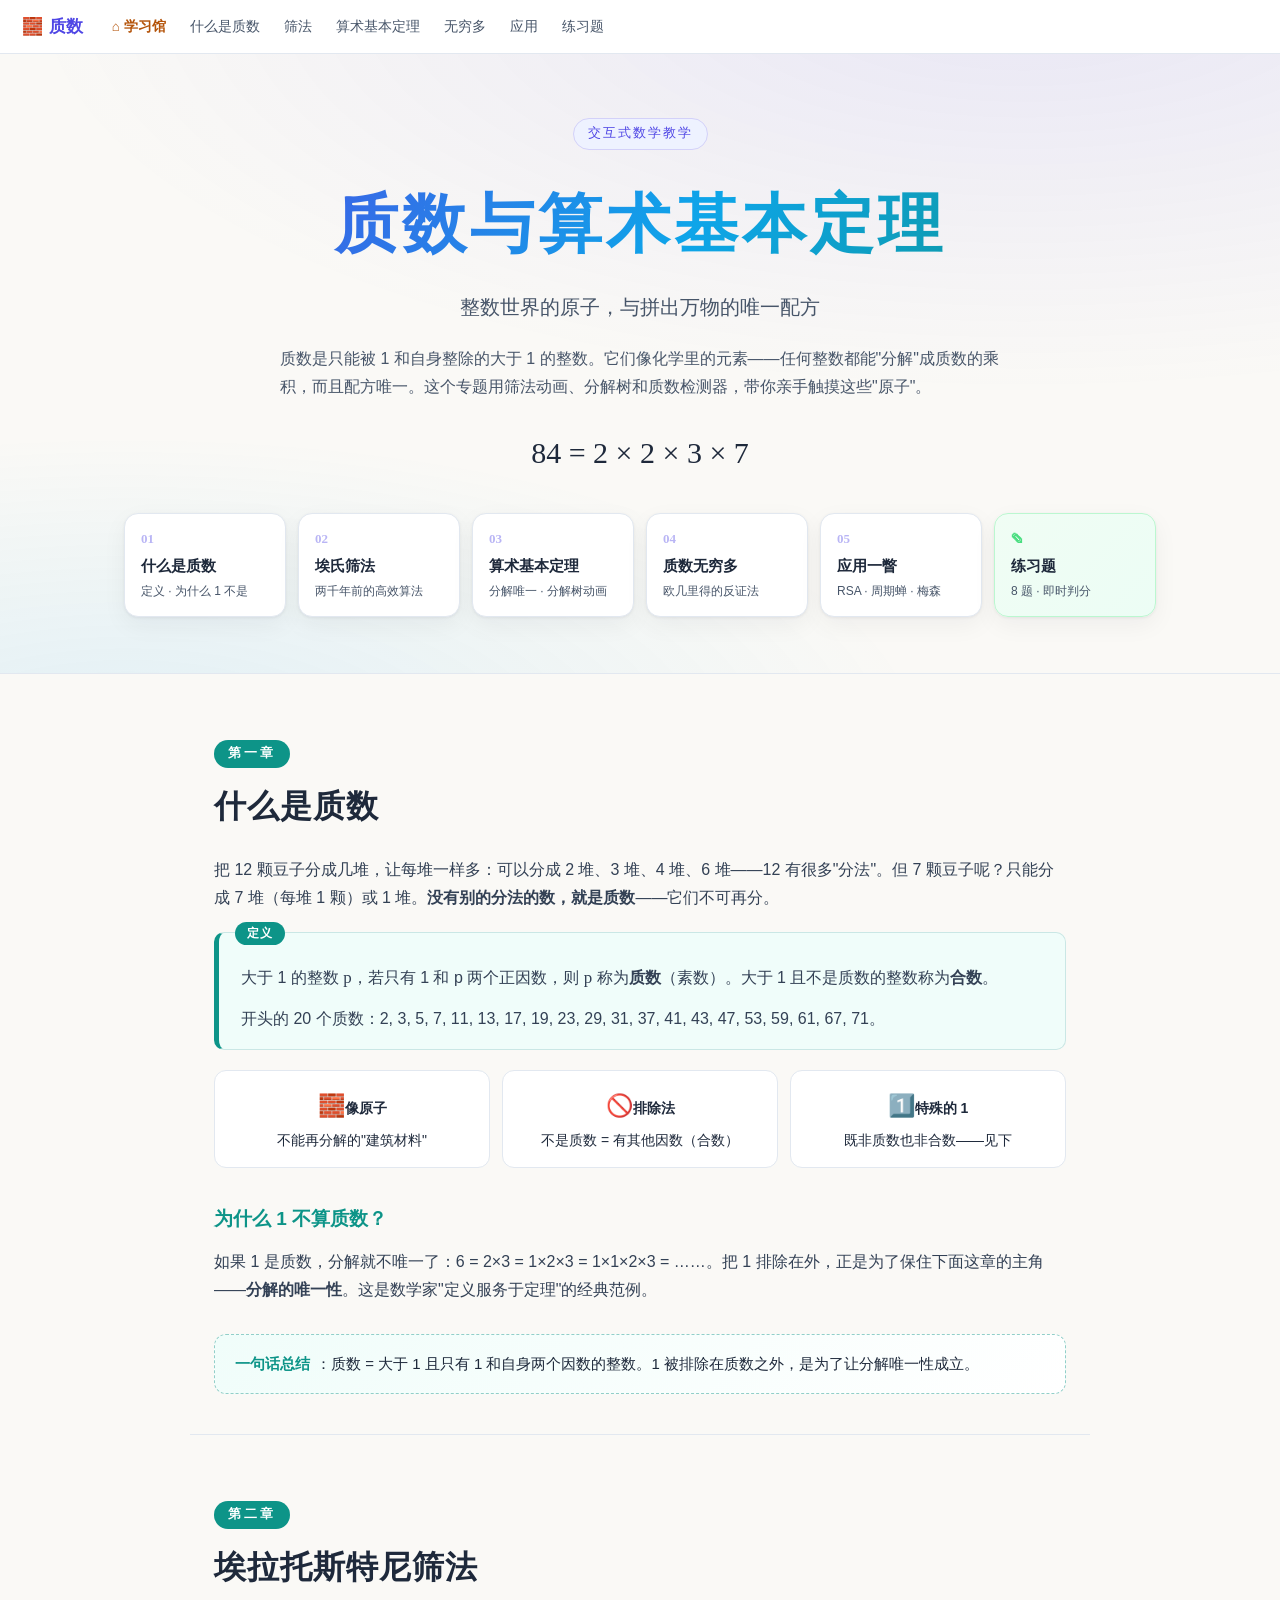
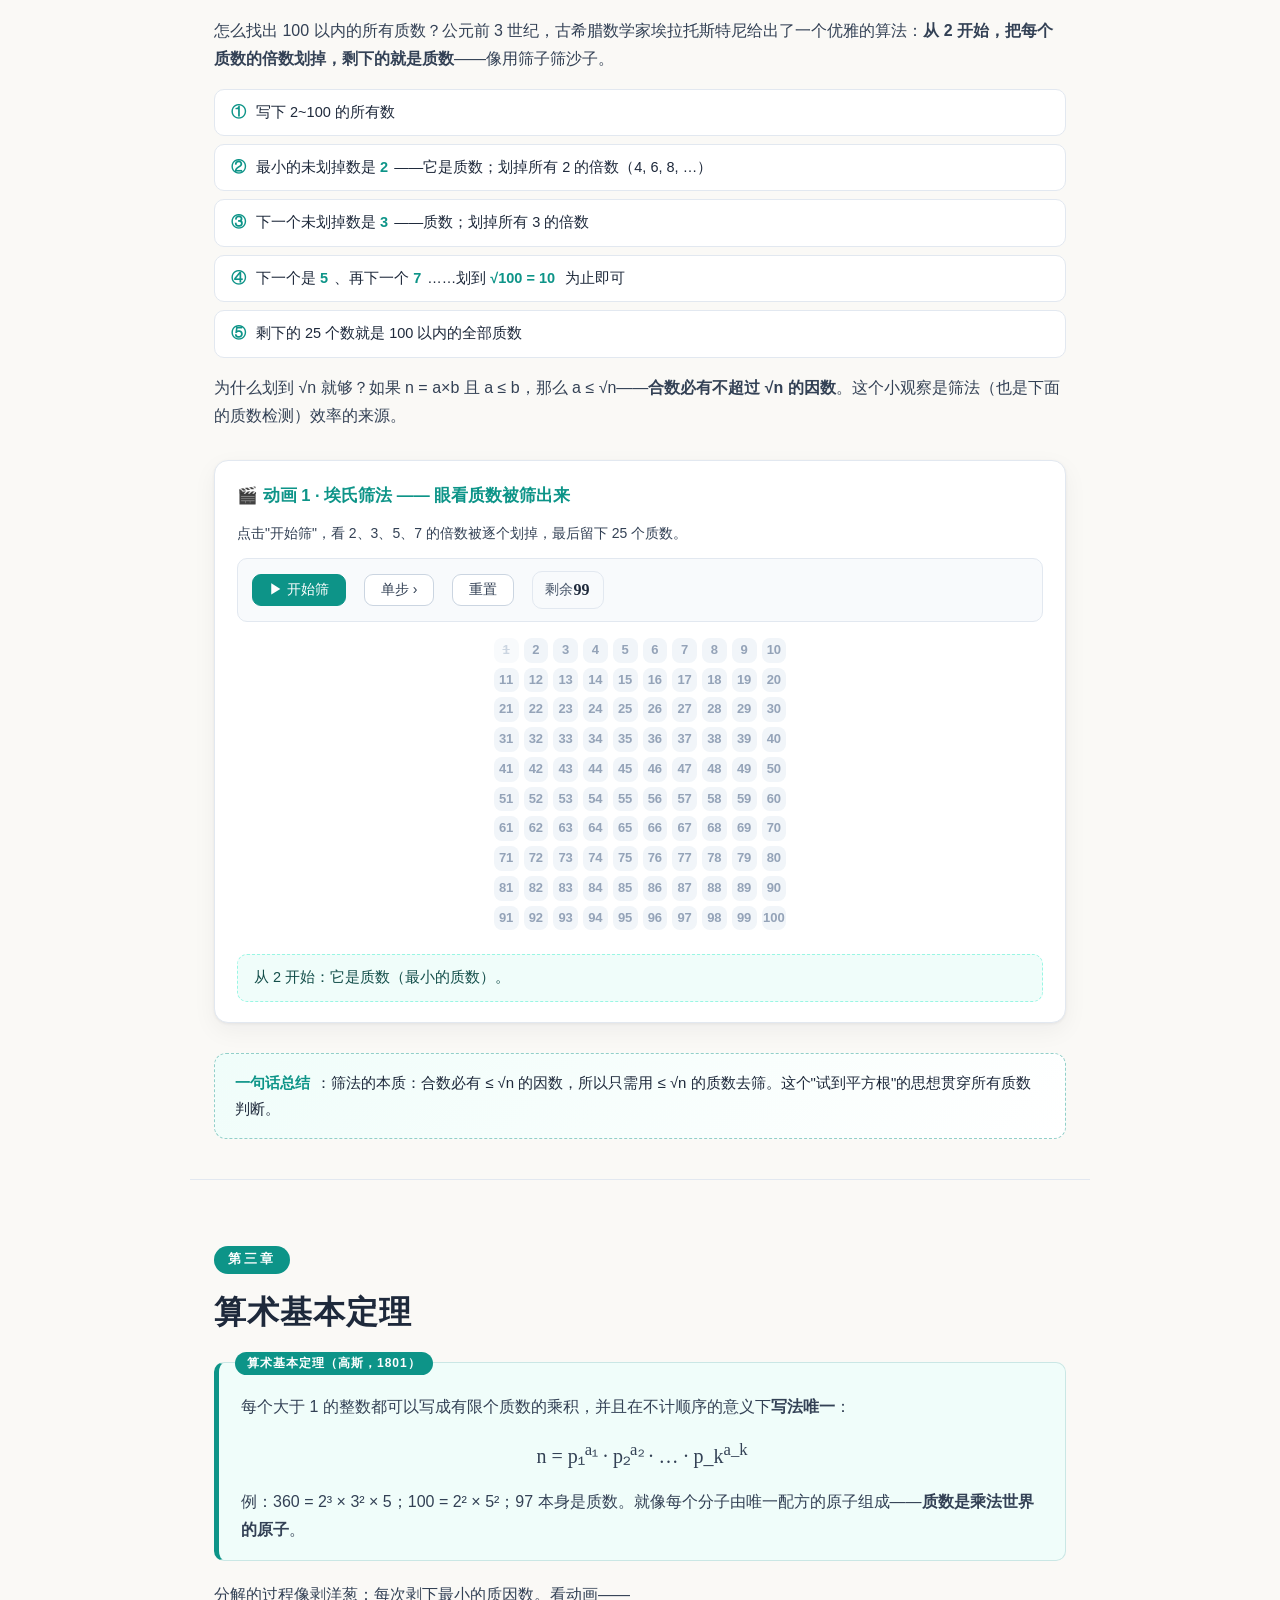
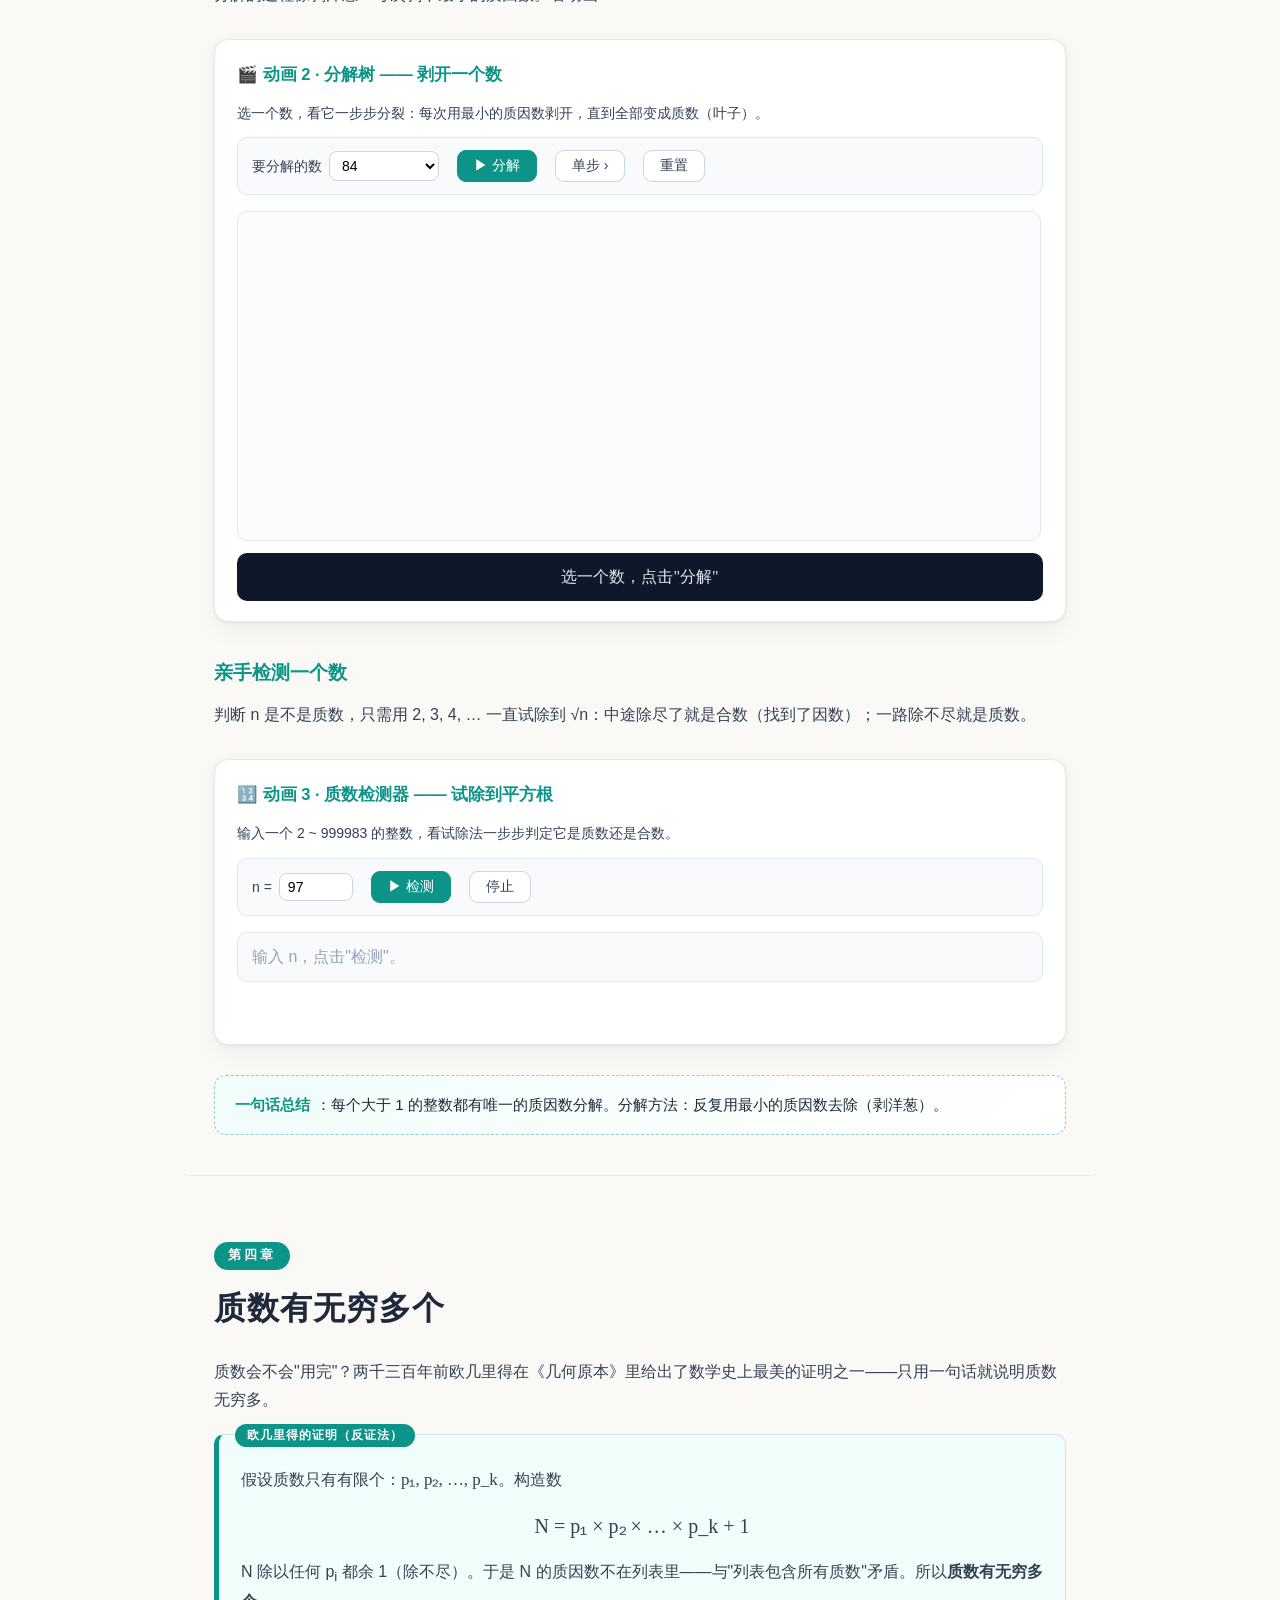
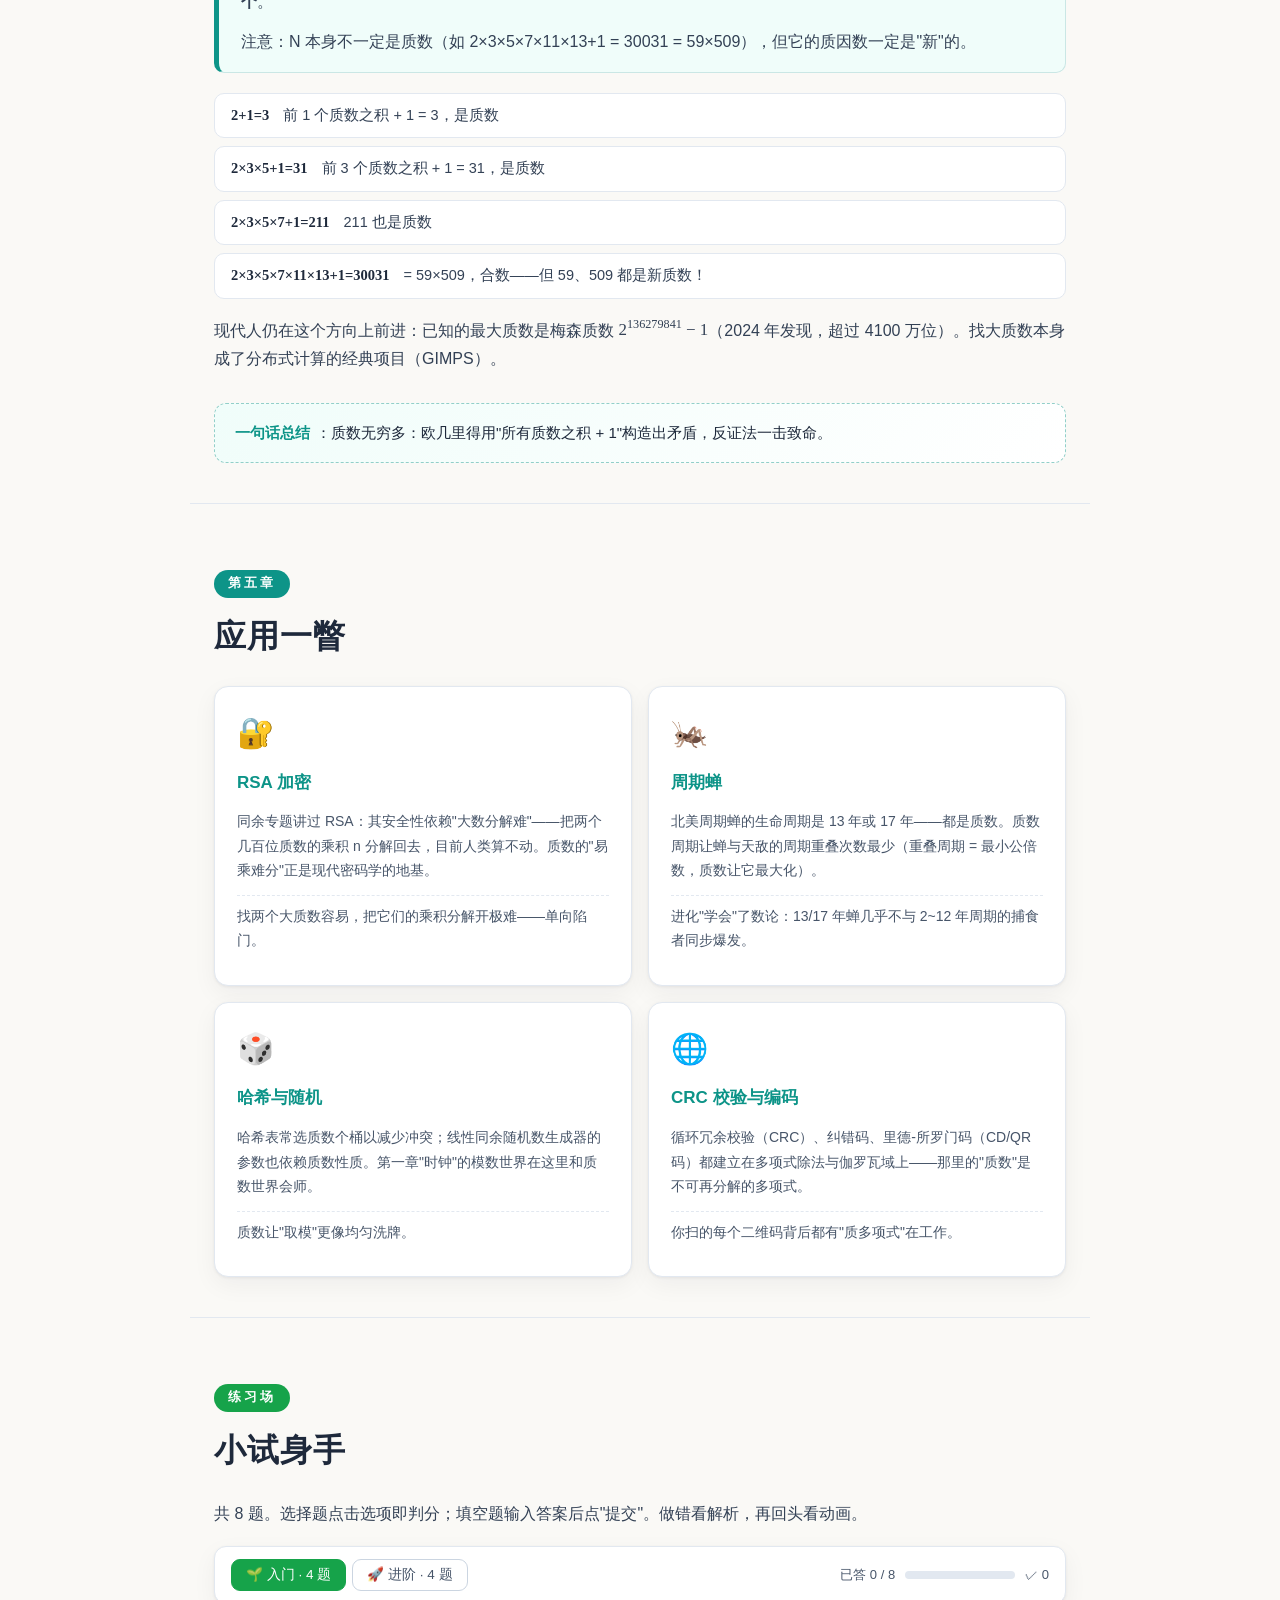
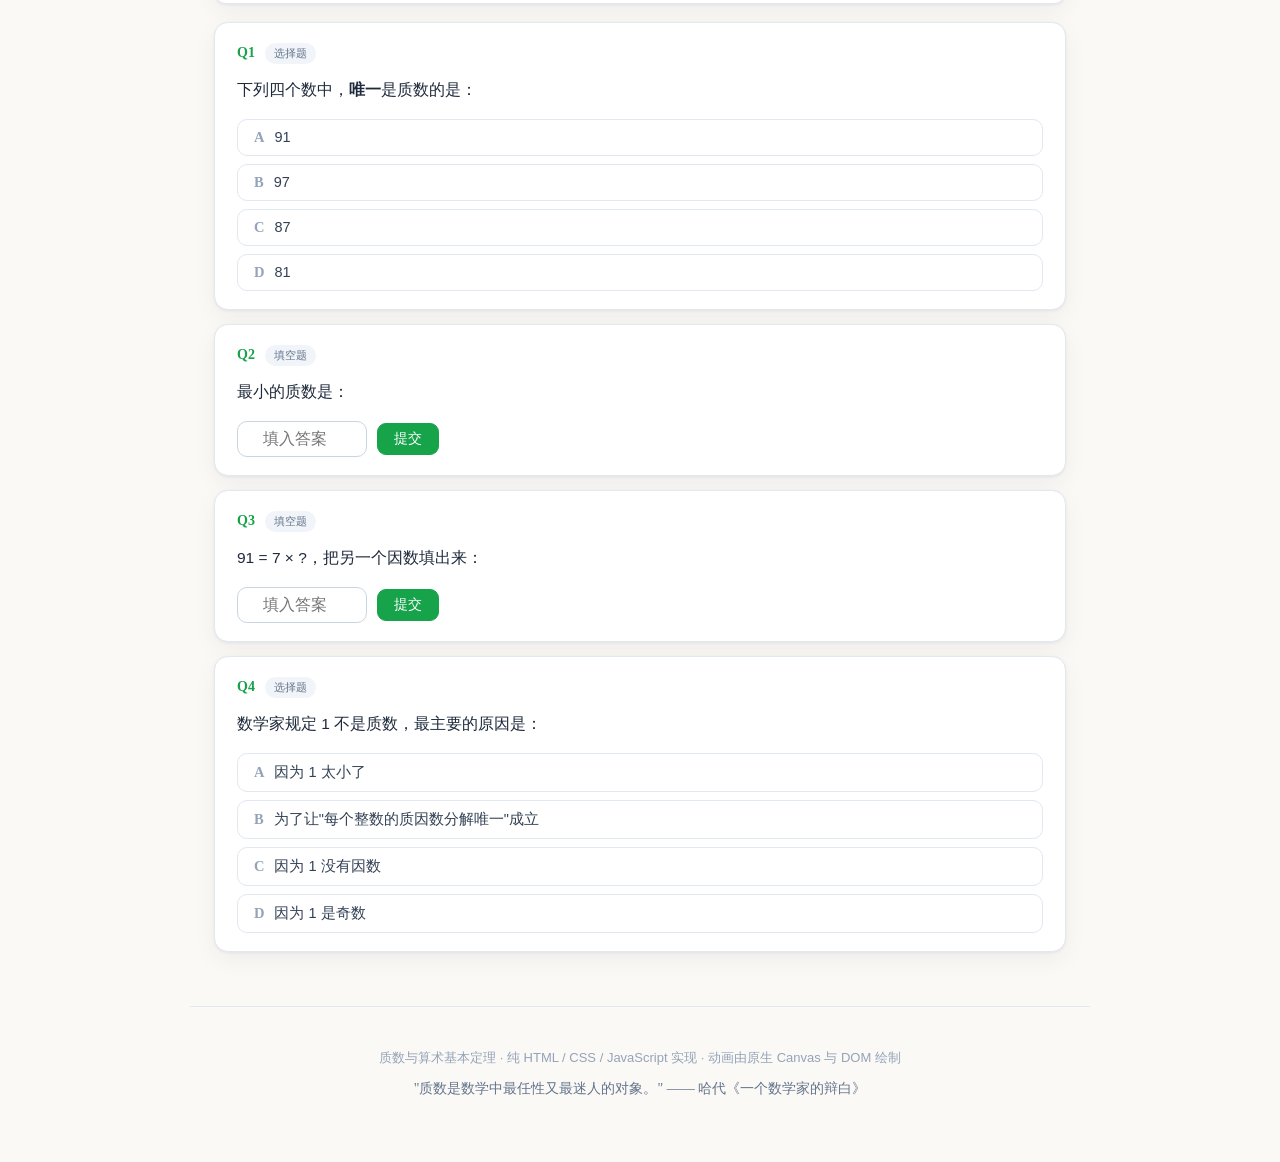
<file: topics/primes/index.html>
<!DOCTYPE html>
<html lang="zh-CN">
<head>
<meta charset="UTF-8">
<meta name="viewport" content="width=device-width, initial-scale=1.0">
<title>质数与算术基本定理 · 整数世界的原子</title>
<meta name="description" content="质数交互教学：埃拉托斯特尼筛法、算术基本定理、分解树、质数检测，配可视化动画与练习题。">
<link rel="stylesheet" href="../_shared/topic.css">
<link rel="stylesheet" href="css/style.css">
</head>
<body>

<div id="topicNav"></div>
<main id="topicMain"></main>

<script src="../_shared/topic.js"></script>
<script src="js/content.js"></script>
<script src="js/anims.js"></script>
<script src="js/quizdata.js"></script>
</body>
</html>
</file>
<file: css/hub.css>
/* ═══════════════════════════════════════════════
   学习馆 · 主界面样式
   与专题站同一套纸感教学风格
   ═══════════════════════════════════════════════ */

:root {
  --ink: #1e293b;
  --ink-soft: #475569;
  --paper: #faf9f6;
  --card: #ffffff;
  --line: #e2e8f0;
  --radius: 16px;
  --shadow: 0 1px 3px rgba(15,23,42,.06), 0 10px 30px rgba(15,23,42,.06);
  --sans: -apple-system, BlinkMacSystemFont, "Segoe UI", "PingFang SC", "Hiragino Sans GB", "Microsoft YaHei", sans-serif;
  --serif: Georgia, "Times New Roman", "Songti SC", "SimSun", serif;
}

* { margin: 0; padding: 0; box-sizing: border-box; }
html { scroll-behavior: smooth; }
body {
  font-family: var(--sans);
  color: var(--ink);
  background:
    radial-gradient(900px 380px at 85% -5%, rgba(79,70,229,.09), transparent),
    radial-gradient(700px 300px at 8% 25%, rgba(13,148,136,.07), transparent),
    var(--paper);
  line-height: 1.75; font-size: 16px;
  display: flex; flex-direction: column; min-height: 100vh;
}

/* ───────── 顶栏 ───────── */
.hubnav {
  position: sticky; top: 0; z-index: 100;
  display: flex; align-items: center; gap: 14px;
  padding: 0 24px; height: 56px;
  background: rgba(255,255,255,.92); backdrop-filter: blur(10px);
  border-bottom: 1px solid var(--line);
}
.hubnav .brand {
  font-weight: 800; font-size: 18px; color: var(--ink);
  text-decoration: none; letter-spacing: .5px; display: flex; align-items: center; gap: 8px;
}
.hubnav .logo { font-size: 20px; }
.hubnav .tagline { font-size: 13px; color: #94a3b8; border-left: 1px solid var(--line); padding-left: 14px; }

/* ───────── 首屏 ───────── */
.hubhero { text-align: center; padding: 72px 24px 48px; }
.hero-badge {
  display: inline-block; font-size: 12.5px; letter-spacing: 2px;
  color: #4f46e5; background: #eef2ff; border: 1px solid #c7d2fe;
  padding: 4px 14px; border-radius: 999px; margin-bottom: 18px;
}
.hubhero h1 {
  font-size: clamp(38px, 6vw, 56px); font-weight: 900; letter-spacing: 6px;
  background: linear-gradient(120deg, #4f46e5, #0ea5e9 55%, #0d9488);
  -webkit-background-clip: text; background-clip: text; color: transparent;
}
.hero-sub {
  max-width: 560px; margin: 14px auto 30px; color: var(--ink-soft); font-size: 15.5px;
}
.hubstats {
  display: flex; justify-content: center; gap: 14px; flex-wrap: wrap;
}
.hubstat {
  background: var(--card); border: 1px solid var(--line); border-radius: 14px;
  box-shadow: var(--shadow);
  min-width: 128px; padding: 14px 22px; text-align: center;
}
.hubstat b {
  display: block; font-family: var(--serif); font-size: 30px; color: #4f46e5; line-height: 1.2;
}
.hubstat span { font-size: 12.5px; color: #64748b; }

/* ───────── 主体 ───────── */
.hubmain { flex: 1; max-width: 1000px; width: 100%; margin: 0 auto; padding: 0 24px 30px; }
section { margin: 30px 0; }
.sec-head { display: flex; align-items: baseline; gap: 14px; margin-bottom: 16px; }
.sec-head h2 { font-size: 22px; letter-spacing: 1px; }
.sec-note { font-size: 12.5px; color: #94a3b8; }

/* ───────── 书架卡片 ───────── */
.shelf-tabs { display: flex; flex-wrap: wrap; gap: 8px; margin-bottom: 16px; }
.shelf-tabs button {
  border: 1px solid var(--line); background: #fff; border-radius: 999px;
  padding: 6px 16px; font-size: 13.5px; cursor: pointer; color: #475569;
  font-family: var(--sans); transition: all .15s;
}
.shelf-tabs button:hover { border-color: #a5b4fc; color: #4f46e5; }
.shelf-tabs button.on {
  background: #1e293b; border-color: #1e293b; color: #fff; font-weight: 600;
}
.shelf {
  display: grid; grid-template-columns: repeat(auto-fill, minmax(290px, 1fr));
  gap: 18px;
}
.topic-card {
  position: relative; display: flex; flex-direction: column; gap: 10px;
  background: var(--card); border: 1px solid var(--line); border-radius: var(--radius);
  box-shadow: var(--shadow); padding: 22px 24px; text-decoration: none; color: var(--ink);
  transition: transform .18s, box-shadow .18s, border-color .18s;
  overflow: hidden;
}
.topic-card::before {
  content: ''; position: absolute; inset: 0 0 auto 0; height: 5px;
  background: linear-gradient(90deg, var(--tc1), var(--tc2));
}
.topic-card:hover { transform: translateY(-4px); box-shadow: 0 14px 34px rgba(79,70,229,.15); border-color: #c7d2fe; }

.tc-subject {
  position: absolute; top: 14px; right: 14px;
  font-size: 11px; font-weight: 700; letter-spacing: 1px;
  color: var(--tc-sub, #64748b);
  background: color-mix(in srgb, var(--tc-sub, #64748b) 10%, white);
  border: 1px solid color-mix(in srgb, var(--tc-sub, #64748b) 30%, white);
  border-radius: 999px; padding: 1px 10px;
}
.tc-top { display: flex; align-items: center; gap: 14px; padding-right: 52px; }
.tc-icon {
  width: 52px; height: 52px; border-radius: 14px; flex: none;
  display: flex; align-items: center; justify-content: center; font-size: 27px;
  background: linear-gradient(135deg, var(--tc1-soft), var(--tc2-soft));
  border: 1px solid var(--tc-line);
}
.tc-title-wrap { min-width: 0; }
.tc-title { font-size: 18.5px; font-weight: 800; letter-spacing: .5px; }
.tc-sub { font-size: 12.5px; color: #64748b; white-space: nowrap; overflow: hidden; text-overflow: ellipsis; }
.tc-desc { font-size: 13.5px; color: #475569; line-height: 1.7; }
.tc-tags { display: flex; flex-wrap: wrap; gap: 6px; }
.tc-tag {
  font-size: 11.5px; padding: 2px 10px; border-radius: 999px;
  background: #f1f5f9; color: #475569; border: 1px solid #e2e8f0;
}
.tc-foot {
  margin-top: auto; padding-top: 12px; border-top: 1px dashed var(--line);
  display: flex; align-items: center; justify-content: space-between;
}
.tc-date { font-size: 12px; color: #94a3b8; }
.tc-enter { font-size: 13.5px; font-weight: 700; color: var(--tc1); }
.topic-card:hover .tc-enter::after { content: ' →'; }

/* ───────── 规划中的占位卡 ───────── */
.planned-shelf { grid-template-columns: repeat(auto-fill, minmax(220px, 1fr)); }
.plan-card {
  display: flex; align-items: center; gap: 12px;
  background: repeating-linear-gradient(-45deg, #fafaf8, #fafaf8 9px, #f3f2ee 9px, #f3f2ee 18px);
  border: 1.5px dashed #d8d5cd; border-radius: 14px; padding: 16px 18px;
  color: #94a3b8;
}
.plan-ico { font-size: 22px; opacity: .55; }
.plan-title { font-size: 14.5px; font-weight: 700; color: #78716c; }
.plan-desc { font-size: 12px; }
.plan-badge {
  margin-left: auto; font-size: 10.5px; color: #a8a29e;
  border: 1px solid #d6d3d1; border-radius: 999px; padding: 1px 9px; white-space: nowrap;
}

/* ───────── 上架指南 ───────── */
.howto { background: var(--card); border: 1px solid var(--line); border-radius: var(--radius); box-shadow: var(--shadow); padding: 24px 26px 20px; }
.howto-steps { display: grid; grid-template-columns: repeat(auto-fit, minmax(240px, 1fr)); gap: 16px; }
.howto-step { background: #f8fafc; border: 1px solid var(--line); border-radius: 12px; padding: 14px 16px; }
.howto-step b { color: #4f46e5; font-size: 14.5px; }
.howto-step p { font-size: 13px; color: #64748b; margin-top: 6px; line-height: 1.8; }
.howto-step code {
  font-family: ui-monospace, SFMono-Regular, Menlo, monospace;
  font-size: 12px; background: #eef2ff; color: #4338ca;
  padding: 1px 6px; border-radius: 5px;
}

/* ───────── 页脚 ───────── */
.hubfoot { text-align: center; color: #94a3b8; font-size: 13px; padding: 36px 20px 48px; }
.hubfoot .quote { margin-top: 6px; font-family: var(--serif); color: #64748b; }

/* ───────── 响应式 ───────── */
@media (max-width: 560px) {
  .hubnav { padding: 0 14px; }
  .hubnav .tagline { display: none; }
  .hubhero { padding: 48px 16px 32px; }
  .hubstat { min-width: 104px; padding: 10px 14px; }
  .hubstat b { font-size: 24px; }
  .shelf { grid-template-columns: 1fr; }
  .hubmain { padding: 0 16px 20px; }
}
</file>
<file: topics/_shared/topic.css>
/* ═══════════════════════════════════════════════
   学习馆 · 专题通用样式（topics/_shared/topic.css）
   所有专题页 <link> 此文件即可获得完整教学排版。
   专题特有的样式（如弃九法舞台、CRT 数轴）写在
   各专题自己的 css/ 里，覆盖或追加即可。
   ═══════════════════════════════════════════════ */

:root {
  --ink: #1e293b;
  --ink-soft: #475569;
  --paper: #faf9f6;
  --card: #ffffff;
  --line: #e2e8f0;
  --gold: #b45309;
  --radius: 14px;
  --shadow: 0 1px 3px rgba(15, 23, 42, .06), 0 8px 24px rgba(15, 23, 42, .05);
  --serif: Georgia, "Times New Roman", "Songti SC", "SimSun", serif;
  --sans: -apple-system, BlinkMacSystemFont, "Segoe UI", "PingFang SC", "Hiragino Sans GB", "Microsoft YaHei", sans-serif;
}

* { margin: 0; padding: 0; box-sizing: border-box; }
html { scroll-behavior: smooth; }
body {
  font-family: var(--sans);
  color: var(--ink);
  background: var(--paper);
  line-height: 1.75;
  font-size: 16px;
}

/* ───────── 顶部导航（由 TopicNav 注入） ───────── */
.topnav {
  position: sticky; top: 0; z-index: 100;
  display: flex; align-items: center; gap: 18px;
  padding: 0 22px; height: 54px;
  background: rgba(255,255,255,.92);
  backdrop-filter: blur(10px);
  border-bottom: 1px solid var(--line);
}
.topnav .brand {
  font-weight: 800; font-size: 17px; color: var(--accent, #4f46e5);
  text-decoration: none; letter-spacing: .5px; white-space: nowrap;
}
.navlinks { display: flex; gap: 4px; overflow-x: auto; scrollbar-width: none; }
.navlinks::-webkit-scrollbar { display: none; }
.navlinks a {
  text-decoration: none; color: var(--ink-soft);
  font-size: 13.5px; padding: 6px 10px; border-radius: 8px;
  white-space: nowrap; transition: all .2s;
}
.navlinks a:hover { background: color-mix(in srgb, var(--accent, #4f46e5) 12%, white); color: var(--accent, #4f46e5); }
.navlinks a.active { background: var(--accent, #4f46e5); color: #fff; }
.navlinks a.homelink { color: #b45309; font-weight: 600; }
.navlinks a.homelink:hover { background: #fffbeb; color: #92400e; }
.navtoggle { display: none; margin-left: auto; border: none; background: none; font-size: 22px; cursor: pointer; }

/* ───────── 首屏 ───────── */
.hero {
  background:
    radial-gradient(1000px 400px at 80% -10%, color-mix(in srgb, var(--accent, #4f46e5) 10%, transparent), transparent),
    radial-gradient(800px 300px at 10% 110%, rgba(14,165,233,.10), transparent),
    var(--paper);
  border-bottom: 1px solid var(--line);
}
.hero-inner { max-width: 1080px; margin: 0 auto; padding: 64px 24px 56px; text-align: center; }
.hero-badge {
  display: inline-block; font-size: 12.5px; letter-spacing: 2px;
  color: var(--accent, #4f46e5); background: var(--accent-soft, #eef2ff); border: 1px solid color-mix(in srgb, var(--accent, #4f46e5) 25%, white);
  padding: 4px 14px; border-radius: 999px; margin-bottom: 18px;
}
.hero h1 {
  font-size: clamp(40px, 7vw, 64px); font-weight: 900; letter-spacing: 4px;
  background: linear-gradient(120deg, var(--accent, #4f46e5), #0ea5e9 55%, #0d9488);
  -webkit-background-clip: text; background-clip: text; color: transparent;
}
.hero-sub { font-size: clamp(16px, 2.5vw, 20px); color: var(--ink-soft); margin: 10px 0 20px; }
.hero-lead { max-width: 720px; margin: 0 auto 26px; color: var(--ink-soft); text-align: left; }
.hero-formula {
  font-family: var(--serif); font-size: clamp(22px, 3.5vw, 30px);
  margin: 4px auto 34px; color: var(--ink);
}
.hero-formula .mod { color: var(--accent, #6366f1); font-size: .72em; }

.hero-cards {
  display: grid; grid-template-columns: repeat(auto-fit, minmax(140px, 1fr));
  gap: 12px; text-align: left;
}
.hero-card {
  display: flex; flex-direction: column; gap: 2px;
  background: var(--card); border: 1px solid var(--line); border-radius: var(--radius);
  padding: 14px 16px; text-decoration: none; color: var(--ink);
  box-shadow: var(--shadow); transition: transform .18s, box-shadow .18s, border-color .18s;
}
.hero-card:hover { transform: translateY(-3px); box-shadow: 0 10px 28px color-mix(in srgb, var(--accent, #4f46e5) 14%, transparent); border-color: color-mix(in srgb, var(--accent, #4f46e5) 30%, white); }
.hc-num { font-family: var(--serif); font-size: 13px; color: color-mix(in srgb, var(--accent, #4f46e5) 40%, white); font-weight: 700; }
.hc-title { font-weight: 700; font-size: 15px; }
.hc-desc { font-size: 12px; color: var(--ink-soft); }
.hero-card-quiz { background: linear-gradient(135deg, #f0fdf4, #ecfdf5); border-color: #bbf7d0; }
.hero-card-quiz .hc-num { color: #4ade80; }

/* ───────── 章节骨架 ───────── */
.chapter {
  max-width: 900px; margin: 0 auto; padding: 64px 24px 40px;
  border-bottom: 1px solid var(--line);
}
.chap-head { margin-bottom: 22px; }
.chap-no {
  display: inline-block; font-size: 12.5px; font-weight: 700; letter-spacing: 3px;
  color: #fff; background: var(--accent); padding: 3px 14px; border-radius: 999px;
  margin-bottom: 10px;
}
.chapter h2 { font-size: clamp(24px, 4vw, 32px); letter-spacing: 1px; }
.chapter h3 { font-size: 19px; margin: 34px 0 12px; color: var(--accent); }
.chapter p { margin: 12px 0; color: #334155; }
.chapter p.center { text-align: center; }
.chapter p.big { font-family: var(--serif); font-size: 20px; margin: 14px 0; }
.chapter p.mb0, .theorem p.mb0 { margin-bottom: 0; }

.fx { font-family: var(--serif); font-size: 1.06em; white-space: nowrap; }
.fx sup, .fx sub { font-size: .72em; }
.hl { background: linear-gradient(transparent 62%, rgba(250, 204, 21, .55) 62%); padding: 0 2px; }
.k { color: var(--accent); font-weight: 700; }
em { font-style: normal; color: var(--accent); font-weight: 600; }

/* 定理 / 定义框 */
.theorem {
  position: relative; background: var(--accent-soft);
  border: 1px solid color-mix(in srgb, var(--accent) 22%, white);
  border-left: 5px solid var(--accent);
  border-radius: 10px; padding: 18px 22px 16px; margin: 20px 0;
}
.theorem-tag {
  position: absolute; top: -11px; left: 16px;
  background: var(--accent); color: #fff; font-size: 12px; font-weight: 700;
  padding: 1px 12px; border-radius: 999px; letter-spacing: 1px;
}
.theorem.warn { background: #fef2f2; border-color: #fecaca; border-left-color: #dc2626; }
.theorem.warn .theorem-tag { background: #dc2626; }
.theorem.warn b { color: #b91c1c; }
.theorem u { text-decoration-color: #dc2626; text-decoration-thickness: 2px; }

/* 三视角卡 */
.triview { display: grid; grid-template-columns: repeat(auto-fit, minmax(200px, 1fr)); gap: 12px; margin: 18px 0; }
.tv-item {
  background: var(--card); border: 1px solid var(--line); border-radius: 12px;
  padding: 14px 16px; font-size: 14px; text-align: center; line-height: 1.9;
}
.tv-ico { font-size: 22px; }

/* 例子条 */
.examples { display: grid; gap: 8px; margin: 16px 0; }
.ex {
  background: var(--card); border: 1px solid var(--line); border-radius: 10px;
  padding: 9px 16px; font-size: 14.5px; color: #334155;
  display: flex; align-items: baseline; gap: 14px; flex-wrap: wrap;
}
.ex > span { font-family: var(--serif); color: var(--ink); font-weight: 600; }

/* 性质三连卡 */
.prop-row { display: grid; grid-template-columns: repeat(auto-fit, minmax(180px, 1fr)); gap: 12px; margin: 16px 0; }
.prop {
  background: var(--card); border: 1px solid var(--line); border-radius: 12px;
  padding: 12px 16px; text-align: center;
}
.prop b { display: block; color: var(--accent); font-size: 14px; margin-bottom: 2px; }
.prop .fx { font-size: 14px; }

/* 幂循环条 */
.cycle-strip { display: flex; flex-wrap: wrap; gap: 8px; align-items: center; margin: 16px 0; }
.cs-cell {
  font-family: var(--serif); background: var(--card); border: 1px solid #fbcfe8;
  border-radius: 8px; padding: 4px 12px; font-size: 15px;
}
.cs-cell b { color: #e11d48; }
.cs-arrow { font-size: 13.5px; color: #9f1239; padding-left: 6px; }

/* 步骤条（CRT 求解等） */
.step-list { display: grid; gap: 8px; margin: 16px 0; }
.step-item {
  background: var(--card); border: 1px solid var(--line); border-radius: 10px;
  padding: 10px 16px; font-size: 14.5px;
}
.step-item b { color: var(--accent); margin-right: 6px; }

/* 古文引用 */
.ancient {
  border-left: 4px solid var(--gold); background: #fffbeb;
  padding: 14px 20px; border-radius: 8px; margin: 18px 0;
  font-family: var(--serif); font-size: 16.5px; color: #78350f; line-height: 2;
}

/* 一句话总结 */
.keypoint {
  margin-top: 30px; padding: 16px 20px;
  background: linear-gradient(135deg, var(--accent-soft), #fff);
  border: 1px dashed color-mix(in srgb, var(--accent) 45%, white);
  border-radius: 12px; font-size: 15px;
}
.keypoint b { color: var(--accent); margin-right: 6px; }

/* 应用卡片 */
.app-grid { display: grid; grid-template-columns: repeat(auto-fit, minmax(280px, 1fr)); gap: 16px; margin-top: 20px; }
.app-card {
  background: var(--card); border: 1px solid var(--line); border-radius: var(--radius);
  padding: 20px 22px; box-shadow: var(--shadow);
}
.app-ico { font-size: 30px; margin-bottom: 8px; }
.app-card h3 { margin: 0 0 8px; color: var(--accent); font-size: 17px; }
.app-card p { font-size: 14px; color: #475569; }
.app-note { margin-top: 8px; padding-top: 8px; border-top: 1px dashed var(--line); color: color-mix(in srgb, var(--accent) 70%, black); font-size: 13px; }

/* ───────── 可视化组件通用 ───────── */
.viz {
  background: #ffffff; border: 1px solid var(--line); border-radius: var(--radius);
  box-shadow: var(--shadow); padding: 20px 22px; margin: 30px 0;
}
.viz-title { font-weight: 800; font-size: 16.5px; color: var(--accent); margin-bottom: 4px; }
.viz-desc { font-size: 14px; color: var(--ink-soft); margin-bottom: 14px; }

.viz-controls {
  display: flex; flex-wrap: wrap; align-items: center; gap: 12px 18px;
  padding: 12px 14px; background: #f8fafc; border: 1px solid var(--line);
  border-radius: 10px; margin-bottom: 16px; font-size: 14px;
}
.viz-controls label { display: flex; align-items: center; gap: 7px; color: #334155; }
.viz-controls input[type="number"] {
  width: 74px; padding: 5px 8px; border: 1px solid #cbd5e1; border-radius: 8px;
  font-size: 14px; background: #fff;
}
.viz-controls select {
  padding: 5px 8px; border: 1px solid #cbd5e1; border-radius: 8px; font-size: 14px; background: #fff;
}
.viz-controls input[type="range"] { width: 130px; accent-color: var(--accent); vertical-align: middle; }
.viz-controls b { color: var(--accent); font-size: 15px; min-width: 18px; display: inline-block; }

.btn {
  border: 1px solid #cbd5e1; background: #fff; color: #334155;
  border-radius: 9px; padding: 6px 16px; font-size: 14px; cursor: pointer;
  transition: all .15s; font-family: var(--sans);
}
.btn:hover { border-color: #94a3b8; background: #f1f5f9; }
.btn.primary { background: var(--accent); border-color: var(--accent); color: #fff; }
.btn.primary:hover { filter: brightness(1.08); }
.btn:disabled { opacity: .5; cursor: not-allowed; }

.seg { display: inline-flex; border: 1px solid #cbd5e1; border-radius: 9px; overflow: hidden; }
.seg button {
  border: none; background: #fff; padding: 6px 12px; font-size: 13px;
  cursor: pointer; color: #64748b; font-family: var(--sans);
}
.seg button + button { border-left: 1px solid #cbd5e1; }
.seg button.on { background: var(--accent); color: #fff; }

.viz-body { display: flex; flex-direction: column; gap: 12px; }
.viz-canvas-row { flex-direction: row; gap: 18px; align-items: stretch; }
.viz-canvas-row canvas { flex: 1 1 auto; min-width: 0; max-width: 100%; height: auto; }
.viz-side { flex: 0 0 235px; display: flex; flex-direction: column; gap: 10px; }

canvas { display: block; border-radius: 10px; background: #fbfcfe; border: 1px solid var(--line); }

.stat {
  display: flex; justify-content: space-between; align-items: center;
  background: #f8fafc; border: 1px solid var(--line); border-radius: 10px;
  padding: 8px 14px; font-size: 13.5px; color: #475569;
}
.stat b { font-family: var(--serif); font-size: 19px; color: var(--ink); }
.stat.hl { background: var(--accent-soft); border-color: color-mix(in srgb, var(--accent) 30%, white); }
.stat.hl b { color: var(--accent); }

.formula-box {
  font-family: var(--serif); font-size: 16px; text-align: center;
  background: #0f172a; color: #e2e8f0; border-radius: 10px; padding: 10px 12px;
}
.formula-box .q { color: #94a3b8; }

.tip {
  font-size: 12.5px; color: #64748b; background: #f8fafc;
  border-radius: 8px; padding: 8px 12px; line-height: 1.65;
}

.legend { display: flex; flex-wrap: wrap; gap: 8px; margin-top: 4px; }
.legend-item {
  display: inline-flex; align-items: center; gap: 6px;
  font-size: 12.5px; color: #475569; background: #f8fafc;
  border: 1px solid var(--line); border-radius: 999px; padding: 2px 10px;
}
.legend-item i { width: 11px; height: 11px; border-radius: 50%; display: inline-block; }

/* 可视化旁白框（各专题动画下方的解说文字） */
.viz-narr {
  margin-top: 12px; min-height: 46px; font-size: 14.5px; line-height: 1.8;
  background: var(--accent-soft);
  border: 1px dashed color-mix(in srgb, var(--accent) 35%, white);
  border-radius: 10px; padding: 10px 16px;
  color: color-mix(in srgb, var(--accent) 55%, #0f172a);
}

/* ───────── 练习题 ───────── */
.quiz-bar {
  display: flex; flex-wrap: wrap; gap: 14px; align-items: center;
  background: #fff; border: 1px solid var(--line); border-radius: 12px;
  padding: 12px 16px; margin: 18px 0; box-shadow: var(--shadow);
}
.quiz-tabs { display: flex; gap: 6px; flex-wrap: wrap; }
.quiz-tabs button {
  border: 1px solid #cbd5e1; background: #fff; border-radius: 9px;
  padding: 6px 14px; font-size: 13.5px; cursor: pointer; color: #475569; font-family: var(--sans);
}
.quiz-tabs button.on { background: var(--accent); border-color: var(--accent); color: #fff; }
.quiz-progress { display: flex; align-items: center; gap: 10px; margin-left: auto; font-size: 13px; color: #475569; }
.qbar { width: 110px; height: 8px; background: #e2e8f0; border-radius: 99px; overflow: hidden; }
.qbar-fill { height: 100%; width: 0%; background: linear-gradient(90deg, #4ade80, #16a34a); border-radius: 99px; transition: width .4s; }

.qcard {
  background: #fff; border: 1px solid var(--line); border-radius: var(--radius);
  box-shadow: var(--shadow); padding: 18px 22px; margin: 14px 0;
}
.qhead { display: flex; align-items: baseline; gap: 10px; margin-bottom: 10px; }
.qno { font-family: var(--serif); font-weight: 800; color: var(--accent); font-size: 14px; }
.qtag { font-size: 11px; color: #64748b; background: #f1f5f9; border-radius: 99px; padding: 1px 9px; }
.qtext { font-size: 15.5px; margin-bottom: 14px; line-height: 1.9; }
.qtext .fx { font-size: 1.05em; }

.qopts { display: grid; gap: 8px; }
.qopt {
  text-align: left; border: 1.5px solid #e2e8f0; background: #fff; border-radius: 10px;
  padding: 9px 16px; font-size: 14.5px; cursor: pointer; transition: all .15s;
  font-family: var(--sans); color: #334155; display: flex; align-items: center; gap: 10px;
}
.qopt:hover:not(:disabled) { border-color: #86efac; background: #f0fdf4; }
.qopt .ol { font-family: var(--serif); color: #94a3b8; font-weight: 700; }
.qopt.right { border-color: #16a34a; background: #f0fdf4; color: #14532d; font-weight: 600; }
.qopt.right .ol { color: #16a34a; }
.qopt.wrong { border-color: #f87171; background: #fef2f2; color: #7f1d1d; }
.qopt:disabled { cursor: default; }

.qfill { display: flex; gap: 10px; align-items: center; flex-wrap: wrap; }
.qfill input {
  width: 130px; padding: 8px 12px; border: 1.5px solid #cbd5e1; border-radius: 10px;
  font-size: 16px; font-family: var(--serif); text-align: center;
}
.qfill input:focus { outline: 2px solid #86efac; border-color: #16a34a; }

.qexplain {
  margin-top: 12px; font-size: 14px; line-height: 1.9; color: #334155;
  background: #f8fafc; border-left: 4px solid var(--accent); border-radius: 8px;
  padding: 10px 16px; display: none;
}
.qexplain.show { display: block; animation: fadein .4s; }
.qexplain .verdict { font-weight: 800; margin-right: 6px; }
.qexplain .verdict.ok { color: #16a34a; }
.qexplain .verdict.no { color: #dc2626; }

/* ───────── 页脚 ───────── */
footer {
  max-width: 900px; margin: 0 auto; padding: 40px 24px 60px;
  text-align: center; color: #94a3b8; font-size: 13px;
}
.foot-quote { margin-top: 8px; font-family: var(--serif); font-size: 14px; color: #64748b; }

/* ───────── 滚动显现 ───────── */
.reveal { opacity: 0; transform: translateY(24px); transition: opacity .6s ease, transform .6s ease; }
.reveal.in { opacity: 1; transform: none; }

/* ───────── 响应式 ───────── */
@media (max-width: 860px) {
  .viz-canvas-row { flex-direction: column; }
  .viz-side { flex: none; flex-direction: row; flex-wrap: wrap; }
  .viz-side .stat { flex: 1 1 40%; }
  .viz-side .formula-box, .viz-side .tip { flex: 1 1 100%; }
  .quiz-progress { margin-left: 0; }
}
@media (max-width: 640px) {
  .topnav { padding: 0 12px; gap: 8px; }
  .navlinks {
    display: none; position: absolute; top: 54px; left: 0; right: 0;
    background: #fff; border-bottom: 1px solid var(--line);
    flex-direction: column; padding: 8px 12px 12px; box-shadow: 0 12px 20px rgba(15,23,42,.08);
  }
  .navlinks.open { display: flex; }
  .navtoggle { display: block; }
  .chapter { padding: 44px 16px 32px; }
  .viz { padding: 14px; }
  .viz-side { flex-direction: column; }
  .viz-side .stat { flex: none; }
}

@keyframes fadein { to { opacity: 1; } }
</file>
<file: topics/chemistry/css/style.css>
/* ═══════════ chemistry/css/style.css · 化学反应特有样式 ═══════════ */

/* ───────── 摩尔计算器（沿用 calc-row 视觉） ───────── */
.calc-out { display: grid; gap: 8px; }
.calc-row {
  display: flex; align-items: center; justify-content: space-between; flex-wrap: wrap; gap: 8px;
  background: #f8fafc; border: 1px solid var(--line); border-radius: 10px;
  padding: 9px 16px; font-size: 14.5px; opacity: 0; animation: fadein .5s forwards;
}
.calc-row .f { font-family: Georgia, serif; color: var(--ink); }
.calc-row .v { font-family: Georgia, serif; font-weight: 700; color: var(--accent); font-size: 16.5px; }

/* ───────── 配平器 ───────── */
.bal-eq {
  display: flex; align-items: center; justify-content: center; flex-wrap: wrap; gap: 6px;
  background: #f8fafc; border: 1px solid var(--line); border-radius: 12px;
  padding: 18px 12px; font-size: 17px;
}
.bal-plus, .bal-arrow { color: #64748b; font-size: 18px; margin: 0 4px; }
.bal-arrow { color: #0891b2; font-weight: 800; }
.bal-term { display: inline-flex; align-items: center; gap: 4px; }
.bal-coef {
  min-width: 22px; text-align: center; font-family: Georgia, serif; font-size: 21px;
  color: #0891b2; font-weight: 700;
}
.bal-name { font-size: 17px; margin-left: 2px; }
.bal-btn {
  width: 24px; height: 24px; border-radius: 7px; border: 1px solid #cbd5e1;
  background: #fff; cursor: pointer; font-size: 14px; color: #475569; line-height: 1;
}
.bal-btn:hover { background: #ecfeff; border-color: #0891b2; }

.bal-atoms { display: grid; grid-template-columns: repeat(auto-fit, minmax(150px, 1fr)); gap: 10px; margin-top: 12px; }
.bal-atom { background: #fff; border: 1px solid var(--line); border-radius: 10px; padding: 8px 12px; }
.bal-atom.ok { border-color: #86efac; background: #f0fdf4; }
.ba-head { font-size: 13.5px; color: #334155; margin-bottom: 6px; }
.ba-head b { color: #0f172a; }
.bal-atom.ok .ba-head { color: #15803d; }
.ba-bar { display: flex; height: 8px; border-radius: 99px; overflow: hidden; background: #f1f5f9; }
.ba-bar .l { background: #38bdf8; }
.ba-bar .r { background: #fdba74; }

/* ───────── 配平结论 ───────── */
.nl-result {
  font-family: Georgia, serif; font-size: 19px; text-align: center; padding: 10px;
  border-radius: 12px; margin-top: 12px; opacity: 0; transition: opacity .5s;
}
.nl-result.on { opacity: 1; }
.nl-result.ok { background: #f0fdf4; border: 2px solid #86efac; color: #15803d; }
</file>
<file: topics/combinatorics/css/style.css>
/* ═══════════ combinatorics/css/style.css · 组合计数特有样式 ═══════════ */

/* ───────── 穿搭生成器 ───────── */
.outfit-stage { display: flex; flex-direction: column; gap: 12px; }
.outfit-now {
  display: flex; align-items: center; justify-content: center; gap: 10px;
  background: #f8fafc; border: 1px solid var(--line); border-radius: 12px;
  padding: 12px; font-size: 14.5px; color: #4c1d95; min-height: 52px;
}
.of-big {
  width: 26px; height: 26px; border-radius: 8px; display: inline-block;
  border: 2px solid #fff; box-shadow: 0 1px 4px rgba(0,0,0,.25); vertical-align: middle; margin: 0 4px 0 10px;
}
.outfit-now b { color: #7c3aed; margin: 0 4px; }
.outfit-grid {
  display: grid; grid-template-columns: repeat(auto-fill, minmax(64px, 1fr)); gap: 8px;
  max-height: 200px; overflow-y: auto;
}
.of-card {
  display: flex; gap: 4px; justify-content: center; align-items: center;
  background: #f1f5f9; border: 1.5px solid #e2e8f0; border-radius: 10px;
  padding: 10px 6px; opacity: .35; transition: all .35s;
}
.of-card.on { opacity: 1; border-color: #ddd6fe; background: #faf5ff; transform: scale(1.05); }
.of-dot {
  width: 14px; height: 14px; border-radius: 50%; display: inline-block;
  border: 1.5px solid rgba(255,255,255,.7); box-shadow: 0 1px 3px rgba(0,0,0,.3);
}

/* ───────── 排列清单 ───────── */
.perm-list {
  display: flex; flex-wrap: wrap; gap: 6px; align-content: flex-start;
  background: #f8fafc; border: 1px solid var(--line); border-radius: 10px;
  padding: 10px; min-height: 40px; max-height: 130px; overflow-y: auto;
}
.perm-list .ps-item {
  font-family: Georgia, serif; font-size: 13px; background: #fff;
  border: 1px solid #ddd6fe; border-radius: 7px; padding: 1px 9px; color: #6d28d9;
}
.perm-list .ps-item.now { background: #ede9fe; border-color: #7c3aed; font-weight: 700; }

/* ───────── 鸽笼 ───────── */
.pig-stage {
  display: flex; gap: 10px; justify-content: center; flex-wrap: wrap;
  padding: 14px 0; min-height: 130px; align-items: flex-end;
}
.pig-box {
  flex: 0 1 64px; background: #f8fafc; border: 2px solid #e2e8f0; border-bottom: 4px solid #cbd5e1;
  border-radius: 8px 8px 4px 4px; padding: 8px 6px 6px;
  display: flex; flex-direction: column; align-items: center; gap: 6px;
  transition: all .4s; min-height: 96px;
}
.pig-box.hit { border-color: #fca5a5; background: #fef2f2; border-bottom-color: #ef4444; }
.pig-slots { display: flex; flex-wrap: wrap; gap: 5px; justify-content: center; min-height: 26px; }
.pig-ball {
  width: 20px; height: 20px; border-radius: 50%;
  background: radial-gradient(circle at 35% 30%, #a78bfa, #6d28d9);
  display: inline-block; animation: ballin .45s;
  box-shadow: 0 2px 5px rgba(109,40,217,.4);
}
.pig-box.hit .pig-ball { background: radial-gradient(circle at 35% 30%, #fca5a5, #dc2626); }
.pig-label { font-size: 11.5px; color: #94a3b8; }
@keyframes ballin {
  from { transform: translateY(-42px) scale(.6); opacity: 0; }
  60% { transform: translateY(2px) scale(1.08); }
  to { transform: none; opacity: 1; }
}

/* ───────── 杨辉三角 ───────── */
.pascal-wrap {
  display: flex; flex-direction: column; align-items: center; gap: 4px;
  max-height: 320px; overflow-y: auto; padding: 8px 0;
}
.pa-row { display: flex; gap: 4px; }
.pa-cell {
  width: var(--pa-size, 30px); height: var(--pa-size, 30px);
  display: flex; align-items: center; justify-content: center;
  font-family: Georgia, serif; font-size: calc(var(--pa-size, 30px) * .42);
  font-weight: 600; color: #5b21b6;
  background: #faf5ff; border: 1px solid #e9d5ff; border-radius: 7px;
  cursor: pointer; transition: all .25s; user-select: none;
}
.pa-cell:hover { border-color: #7c3aed; z-index: 1; }
.pa-cell.odd { background: #6d28d9; border-color: #6d28d9; color: transparent; }
.pa-cell.even { background: #f5f3ff; border-color: #ede9fe; color: transparent; }
.pa-cell.grow { animation: cellin .4s backwards; }
@keyframes cellin { from { transform: scale(.3); opacity: 0; } to { transform: none; opacity: 1; } }

.sieve-narr {
  margin-top: 12px; min-height: 46px; font-size: 14.5px; color: #4c1d95;
  background: #f5f3ff; border: 1px dashed #ddd6fe; border-radius: 10px; padding: 10px 16px;
}
.dim { color: #94a3b8; }
</file>
<file: topics/congruence/css/style.css>
/* ═══════════════════════════════════════════════
   同余定理专题 · 特有样式
   通用排版（导航/章节/定理框/可视化壳/练习题/响应式等）
   已由 ../_shared/topic.css 提供，本文件只补充
   本专题独有的组件样式：
   · 百数表 / 乘法表网格
   · 幂序列侧栏
   · CRT 数轴
   · 弃九法舞台
   · 计算器输出
   · CRT 求解步骤（原 .crt-steps / .crt-step 仍用 step-list 别名）
   ═══════════════════════════════════════════════ */

/* ───────── 百数表 / 乘法表网格 ───────── */
.grid-body { position: relative; }
.numgrid {
  display: grid; grid-template-columns: repeat(10, 1fr); gap: 5px;
  max-width: 560px; margin: 0 auto;
}
.numgrid.mulgrid { display: none; }
.numgrid.mulgrid.show { display: grid; }
.numgrid.remgrid { display: none; }
.numgrid.remgrid.show { display: grid; }

.ng-cell {
  aspect-ratio: 1; display: flex; align-items: center; justify-content: center;
  border-radius: 8px; font-size: 13px; font-weight: 600;
  background: #f1f5f9; color: #94a3b8;
  transition: background .35s, color .35s, transform .35s;
  cursor: default; border: 1px solid transparent;
}
.ng-cell.lit { color: #fff; border-color: rgba(255,255,255,.35); }
.ng-cell.head {
  background: #334155 !important; color: #fff !important;
  font-family: Georgia, serif; font-size: 12.5px; cursor: default;
}
.ng-cell.same { outline: 2px solid #fff; outline-offset: -2px; box-shadow: 0 0 0 3px rgba(250,204,21,.8); z-index: 1; }

/* ───────── 幂序列侧栏 ───────── */
.power-seq {
  display: flex; flex-wrap: wrap; gap: 5px; align-content: flex-start;
  background: #f8fafc; border: 1px solid var(--line); border-radius: 10px;
  padding: 10px; min-height: 66px; max-height: 150px; overflow-y: auto;
}
.ps-item {
  font-family: Georgia, serif; font-size: 12.5px; background: #fff;
  border: 1px solid #cbd5e1; border-radius: 7px; padding: 1px 8px; color: #475569;
}
.ps-item .e { color: #94a3b8; font-size: .85em; }
.ps-item.cycle { border-color: #fda4af; background: #fff1f2; color: #be123c; }
.ps-item.now { background: #e11d48; border-color: #e11d48; color: #fff; }

/* ───────── CRT 数轴 ───────── */
.crt-track {
  display: grid; grid-template-columns: repeat(15, 1fr); gap: 6px;
  margin: 8px 0 4px;
}
.crt-cell {
  aspect-ratio: 1; display: flex; align-items: center; justify-content: center;
  border-radius: 9px; font-size: clamp(11px, 1.6vw, 14.5px); font-weight: 600;
  background: #f1f5f9; color: #94a3b8; border: 1.5px solid transparent;
  transition: all .3s;
}
.crt-cell.f1 { border-color: #0284c7; color: #0369a1; background: #e0f2fe; }
.crt-cell.f2 { border-color: #d97706; color: #92400e; background: #fef3c7; }
.crt-cell.both {
  background: linear-gradient(135deg, #0284c7, #d97706); color: #fff;
  border-color: #fff; transform: scale(1.12); box-shadow: 0 4px 12px rgba(2,132,199,.35);
}
.crt-cell.mark { background: #16a34a; color: #fff; border-color: #166534; transform: scale(1.12); }
.crt-narr {
  margin-top: 10px; min-height: 46px; font-size: 14.5px; color: #0c4a6e;
  background: var(--accent-soft); border-radius: 10px; padding: 10px 16px;
  border: 1px dashed #bae6fd;
}

/* CRT 求解步骤（别名，保持兼容） */
.crt-steps { display: grid; gap: 8px; margin: 16px 0; }
.crt-step {
  background: var(--card); border: 1px solid var(--line); border-radius: 10px;
  padding: 10px 16px; font-size: 14.5px;
}
.crt-step b { color: var(--accent); margin-right: 6px; }

/* ───────── 弃九法舞台 ───────── */
.nines-stage { min-height: 200px; display: flex; flex-direction: column; gap: 16px; }
.nines-line {
  display: flex; align-items: center; flex-wrap: wrap; gap: 8px;
  background: #f8fafc; border: 1px solid var(--line); border-radius: 12px; padding: 14px 16px;
  opacity: .35; transition: opacity .4s;
}
.nines-line.on { opacity: 1; }
.nl-label { font-size: 13px; color: #64748b; width: 100%; margin-bottom: 2px; font-weight: 600; }
.digit {
  font-family: Georgia, serif; font-size: 19px; background: #fff;
  border: 1px solid #cbd5e1; border-radius: 8px; width: 36px; height: 44px;
  display: flex; align-items: center; justify-content: center;
  transition: all .4s; color: #334155;
}
.digit.fly { background: #fde68a; border-color: #f59e0b; transform: translateY(-4px) scale(1.08); }
.digit.fly2 { background: #bfdbfe; border-color: #3b82f6; }
.nl-op { font-size: 19px; color: #94a3b8; font-family: Georgia, serif; margin: 0 2px; }
.nl-sum {
  font-family: Georgia, serif; font-size: 17px; color: #b45309;
  background: #fffbeb; border: 1px dashed #f59e0b; border-radius: 9px;
  padding: 5px 13px; margin-left: auto; opacity: 0; transition: opacity .4s;
}
.nl-sum.on { opacity: 1; }
.nl-result {
  font-family: Georgia, serif; font-size: 20px; text-align: center; padding: 10px;
  border-radius: 12px; margin-top: 2px; opacity: 0; transition: opacity .5s;
}
.nl-result.on { opacity: 1; }
.nl-result.ok { background: #f0fdf4; border: 2px solid #86efac; color: #15803d; }
.nl-result.bad { background: #fef2f2; border: 2px solid #fca5a5; color: #b91c1c; }
.nines-narr {
  margin-top: 12px; font-size: 14.5px; color: #78350f;
  background: #fffbeb; border: 1px dashed #fcd34d; border-radius: 10px; padding: 10px 16px;
  min-height: 44px;
}

/* ───────── 计算器输出 ───────── */
.calc-out { display: grid; gap: 8px; }
.calc-row {
  display: flex; align-items: center; justify-content: space-between; flex-wrap: wrap; gap: 8px;
  background: #f8fafc; border: 1px solid var(--line); border-radius: 10px;
  padding: 9px 16px; font-size: 14.5px; opacity: 0; animation: fadein .5s forwards;
}
.calc-row .f { font-family: Georgia, serif; color: var(--ink); }
.calc-row .v { font-family: Georgia, serif; font-weight: 700; color: var(--accent); font-size: 16.5px; }
.calc-row .eq { font-family: Georgia, serif; color: #16a34a; font-size: 13px; }

/* ───────── 移动端：CRT 数轴收窄列数 ───────── */
@media (max-width: 860px) {
  .power-seq { flex: 1 1 100%; }
  .crt-track { grid-template-columns: repeat(9, 1fr); }
}
@media (max-width: 640px) {
  .viz-side { flex-direction: column; }
  .viz-side .stat { flex: none; }
}
</file>
<file: topics/graphs/css/style.css>
/* ═══════════ graphs/css/style.css · 图论入门特有样式 ═══════════ */

.sieve-narr {
  margin-top: 12px; min-height: 52px; font-size: 14.5px; color: #831843;
  background: #fdf2f8; border: 1px dashed #f9a8d4; border-radius: 10px; padding: 10px 16px;
  line-height: 1.8;
}
#labCanvas, #euCanvas { cursor: pointer; }
</file>
<file: topics/induction/css/style.css>
/* ═══════════ induction/css/style.css · 数学归纳法特有样式 ═══════════ */

.sieve-narr {
  margin-top: 12px; min-height: 46px; font-size: 14.5px; color: #1e3a8a;
  background: #eff6ff; border: 1px dashed #bfdbfe; border-radius: 10px; padding: 10px 16px;
}
</file>
<file: topics/mechanics/css/style.css>
/* ═══════════ mechanics/css/style.css · 力学入门特有样式 ═══════════
   （旁白框 .viz-narr 已由 _shared/topic.css 提供） */
</file>
<file: topics/primes/css/style.css>
/* ═══════════ primes/css/style.css · 质数专题特有样式 ═══════════ */

/* ───────── 筛法网格 ───────── */
.sieve-grid {
  display: grid; grid-template-columns: repeat(10, 1fr); gap: 5px;
  max-width: 560px; margin: 0 auto;
}
.sg-cell {
  aspect-ratio: 1; display: flex; align-items: center; justify-content: center;
  border-radius: 8px; font-size: 13px; font-weight: 600;
  background: #f1f5f9; color: #94a3b8;
  transition: all .35s; border: 1.5px solid transparent;
}
.sg-cell.one { background: #f8fafc; color: #cbd5e1; text-decoration: line-through; }
.sg-cell.out {
  background: #f8fafc; color: #cbd5e1;
  text-decoration: line-through; text-decoration-color: #f87171; text-decoration-thickness: 2px;
  transform: scale(.94);
}
.sg-cell.prime {
  background: #0d9488; color: #fff; transform: scale(1.06);
  box-shadow: 0 3px 10px rgba(13,148,136,.35);
}
.sieve-narr {
  margin-top: 12px; min-height: 46px; font-size: 14.5px; color: #134e4a;
  background: #f0fdfa; border: 1px dashed #99f6e4; border-radius: 10px; padding: 10px 16px;
}

/* ───────── 质数检测日志 ───────── */
.test-log {
  max-height: 240px; overflow-y: auto;
  background: #f8fafc; border: 1px solid var(--line); border-radius: 10px;
  padding: 10px 14px; display: grid; gap: 4px;
}
.tl-row {
  font-family: Georgia, serif; font-size: 14px; color: #475569;
  border-left: 3px solid #cbd5e1; padding: 2px 10px; border-radius: 4px;
  animation: fadein .4s;
}
.tl-row.dim { color: #94a3b8; }
.tl-row.hit { color: #b91c1c; border-left-color: #ef4444; background: #fef2f2; font-weight: 700; }
.tl-row.miss { color: #64748b; }
.tl-row.done { color: #0f766e; border-left-color: #0d9488; background: #f0fdfa; font-weight: 700; }

/* ───────── 检测结论（复用弃九法结论条样式名） ───────── */
.nl-result {
  font-family: Georgia, serif; font-size: 19px; text-align: center; padding: 10px;
  border-radius: 12px; margin-top: 10px; opacity: 0; transition: opacity .5s;
}
.nl-result.on { opacity: 1; }
.nl-result.ok { background: #f0fdf4; border: 2px solid #86efac; color: #15803d; }
.nl-result.bad { background: #fef2f2; border: 2px solid #fca5a5; color: #b91c1c; }
.dim { color: #94a3b8; }
</file>
